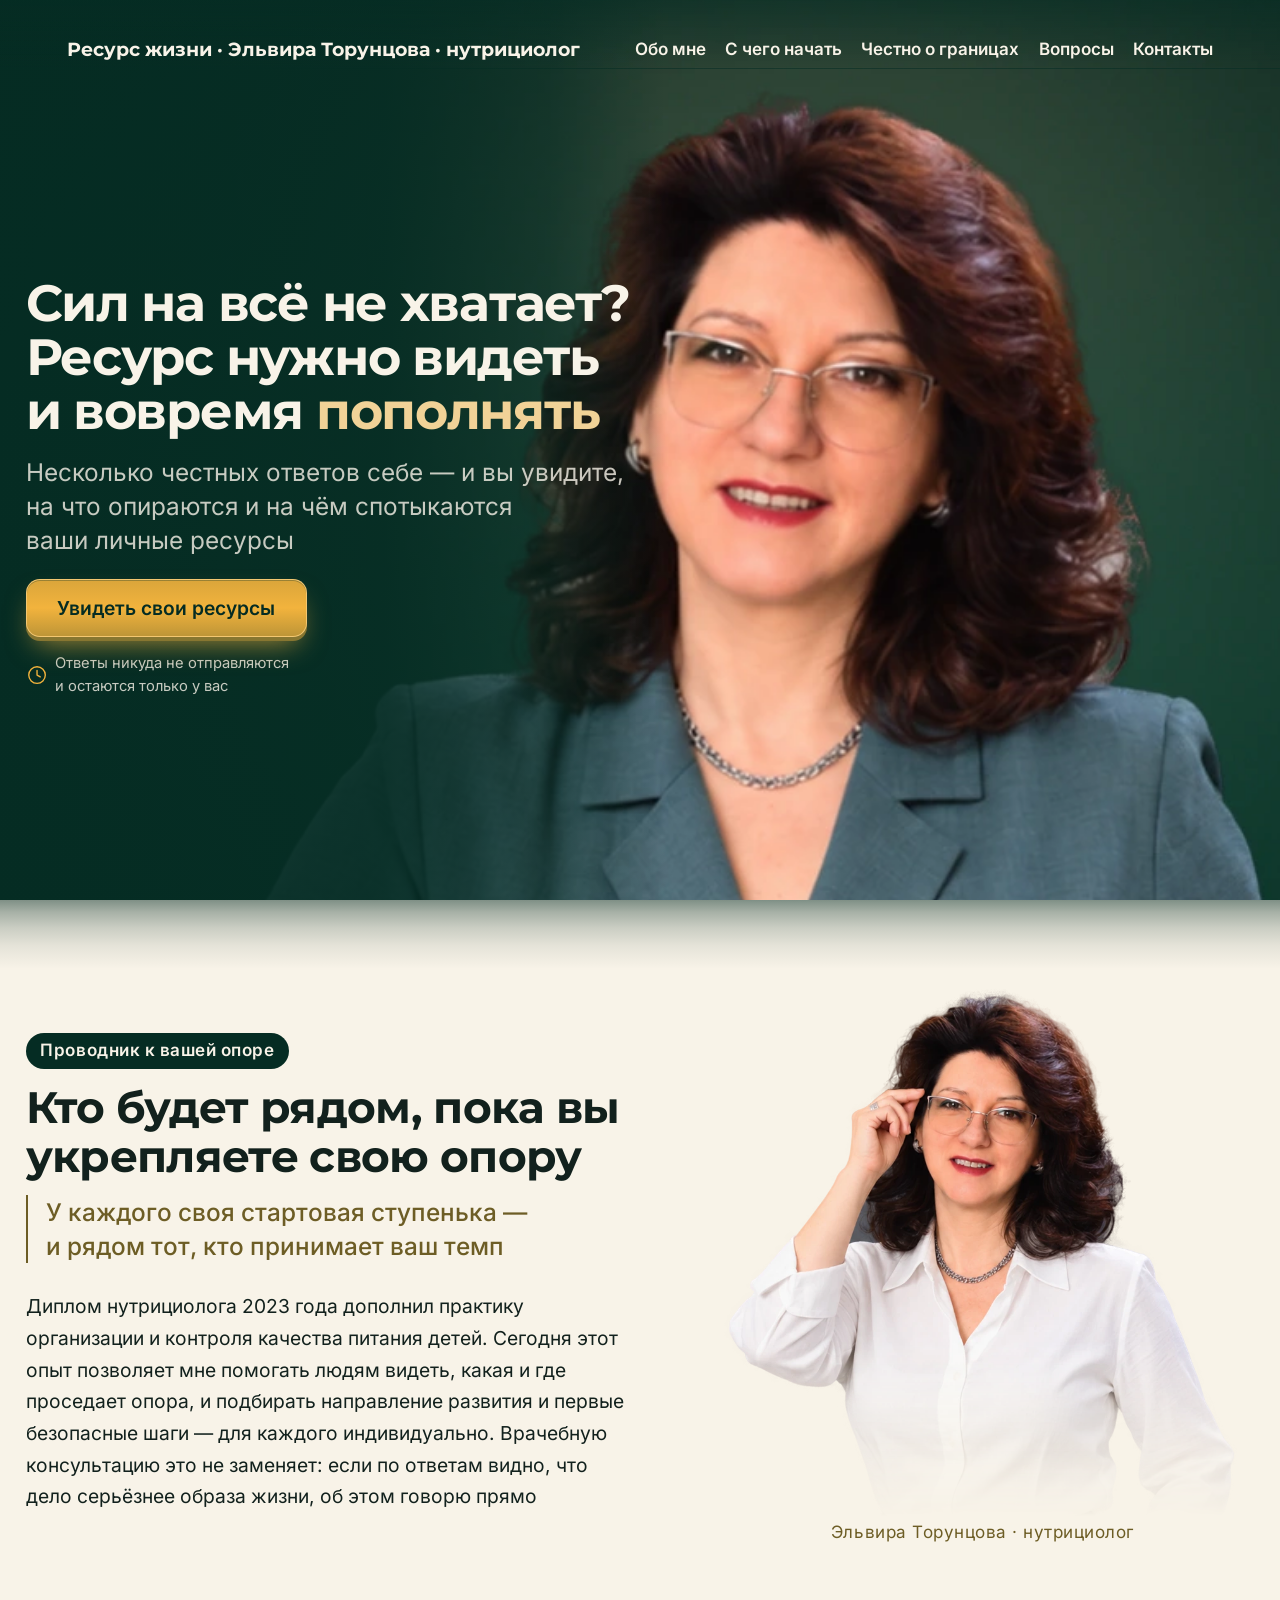
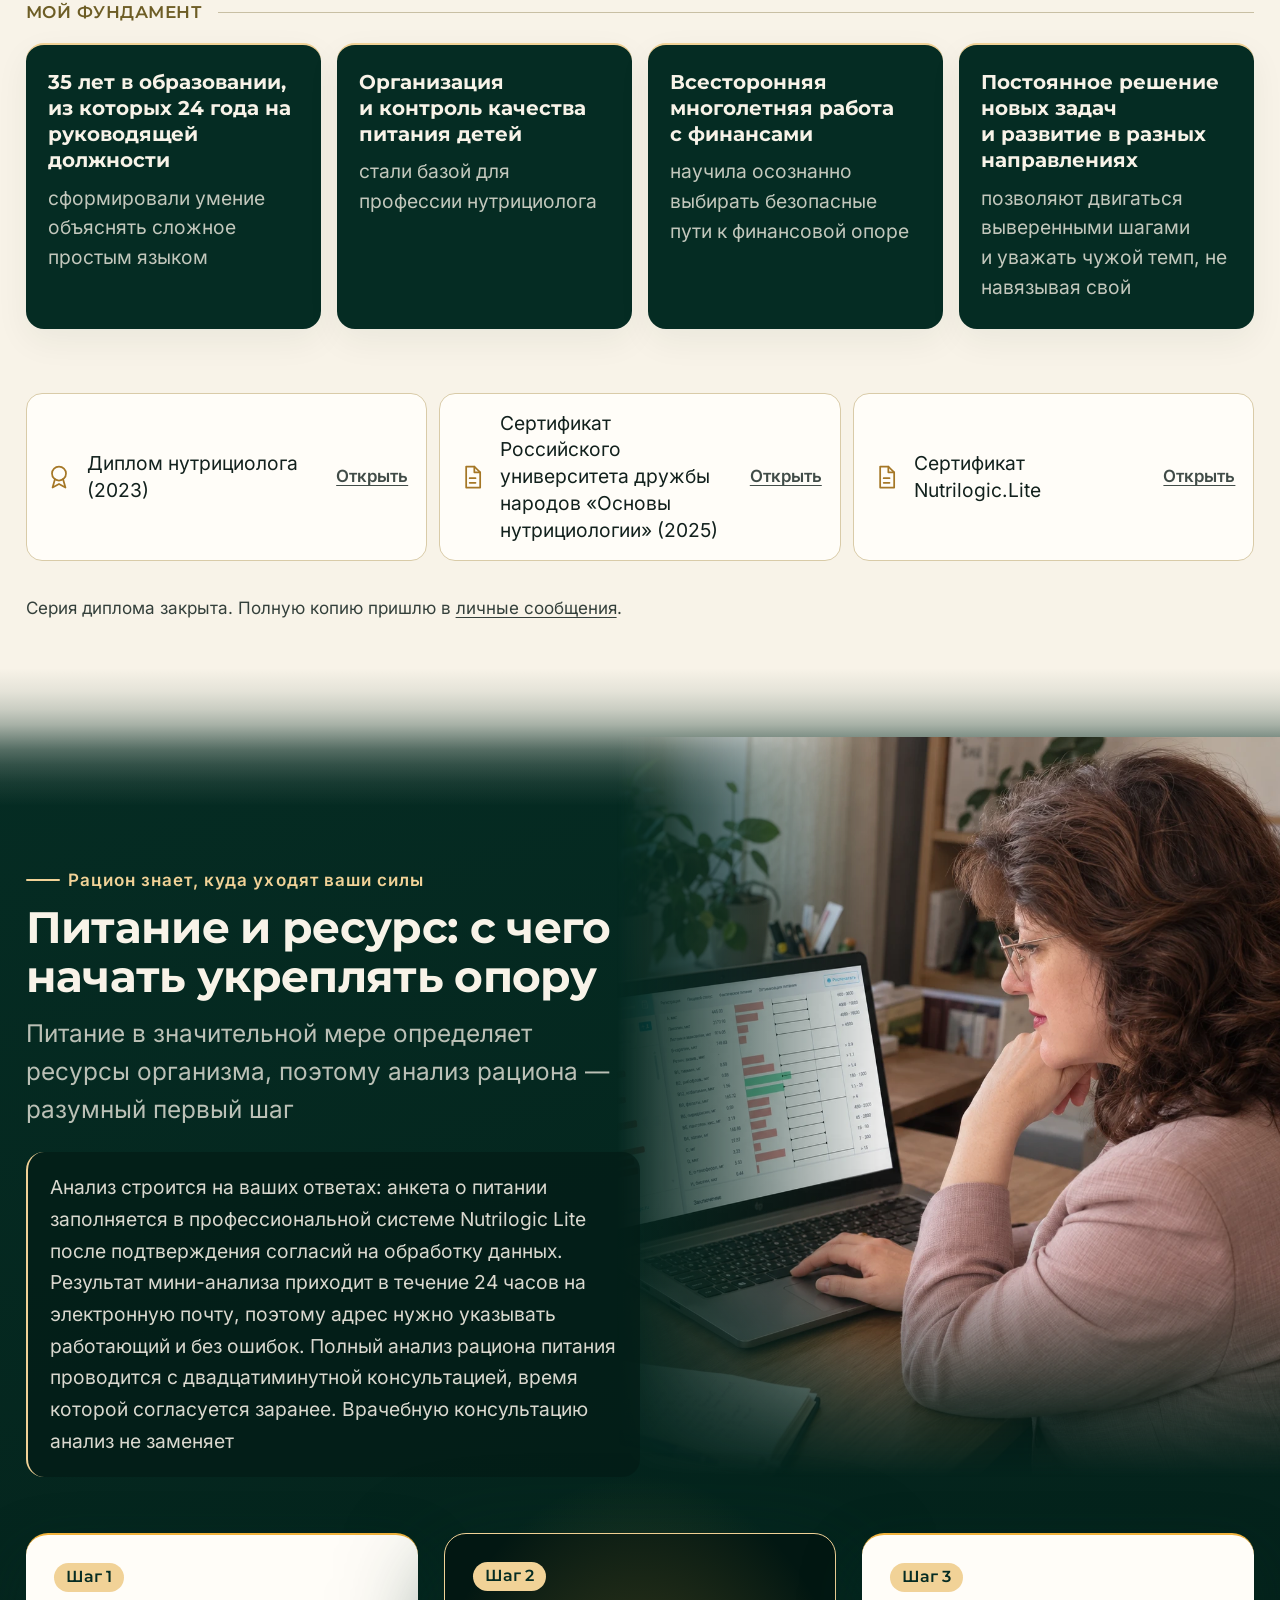
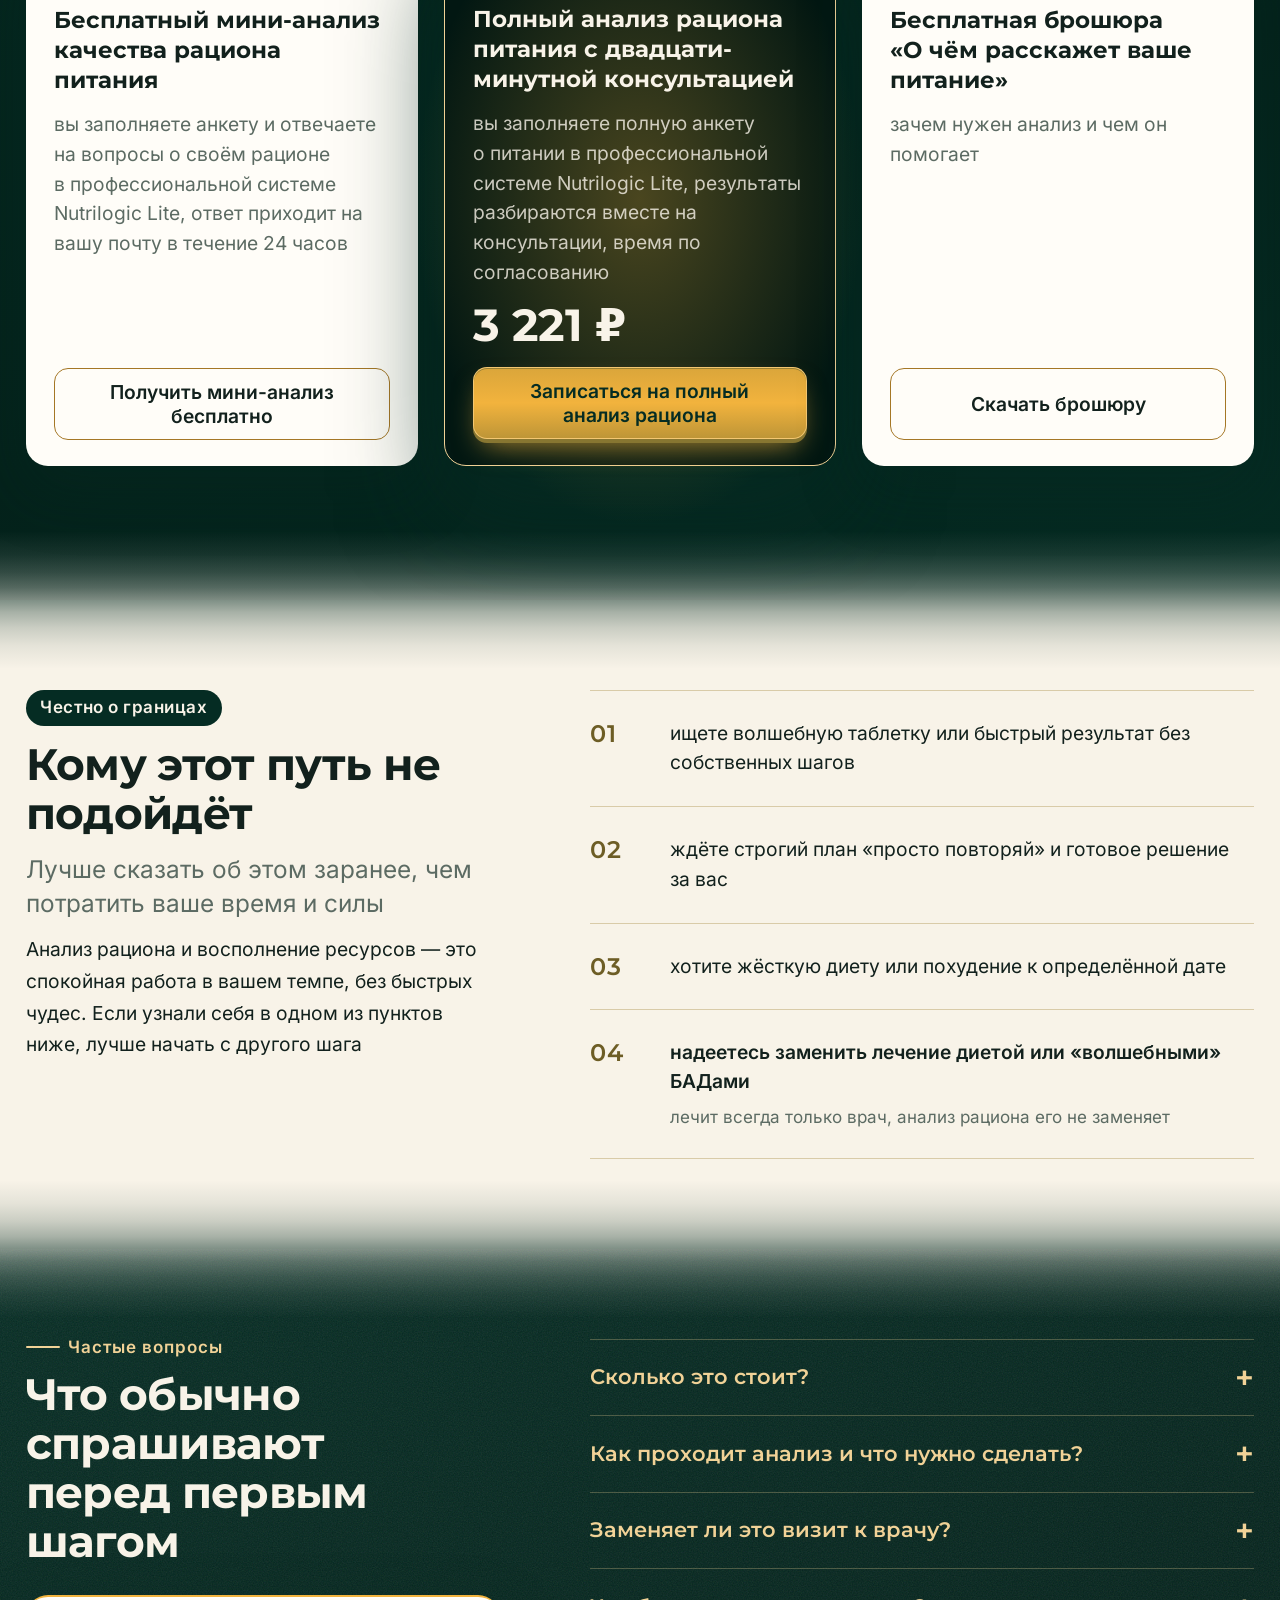
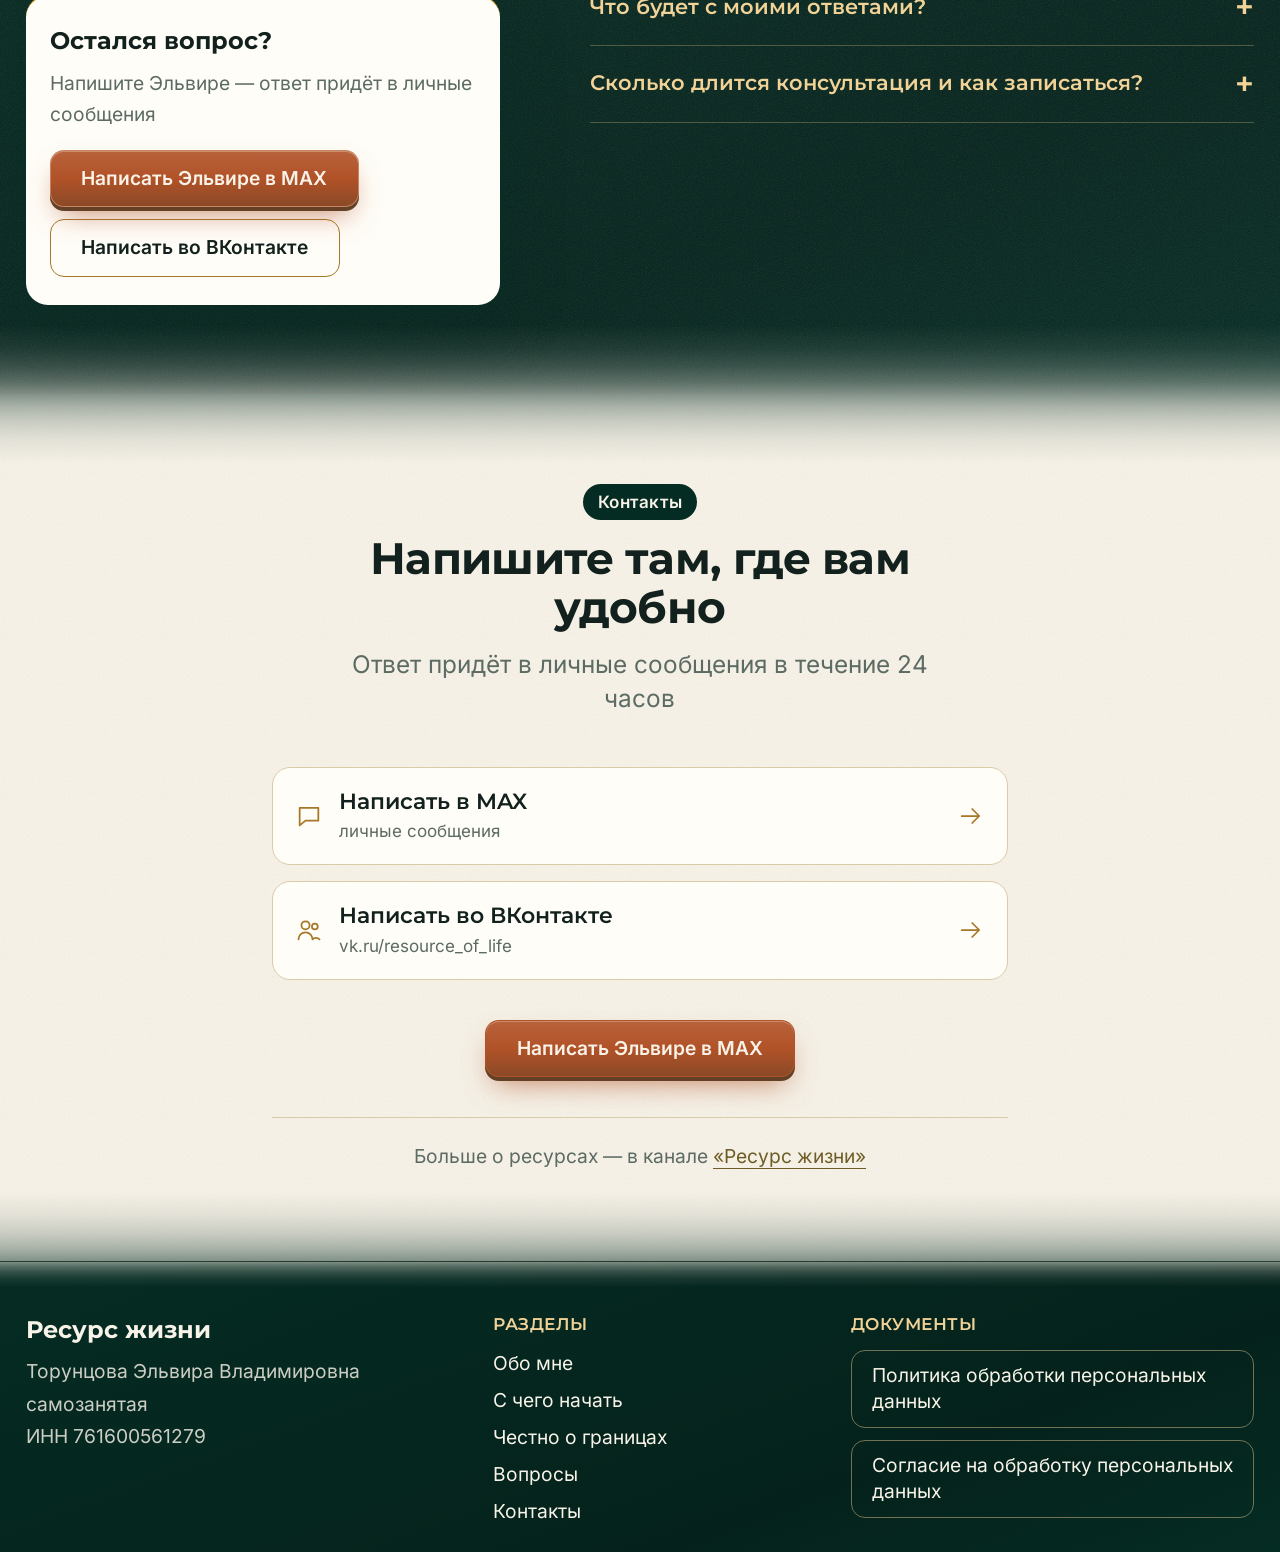
<file: index.html>
<!DOCTYPE html>
<html lang="ru">
<head>
<meta charset="utf-8">
<meta name="viewport" content="width=device-width, initial-scale=1">
<title>Колесо баланса онлайн — круг ресурсов | Ресурс жизни</title>
<meta name="description" content="Нет сил, постоянная усталость? Восемь вопросов — и круг ресурсов покажет, на что опереться. Нутрициолог Эльвира Торунцова подскажет первый шаг.">
<meta name="robots" content="index, follow">
<link rel="canonical" href="https://resurs-zhizni.ru/">
<meta property="og:title" content="Колесо баланса онлайн — круг ресурсов | Ресурс жизни">
<meta property="og:description" content="Нет сил, постоянная усталость? Восемь вопросов — и круг ресурсов покажет, на что опереться. Нутрициолог Эльвира Торунцова подскажет первый шаг.">
<meta property="og:type" content="website">
<script type="application/ld+json">
{
  "@context": "https://schema.org",
  "@type": "Person",
  "name": "Эльвира Торунцова",
  "@id": "https://resurs-zhizni.ru/#person",
  "jobTitle": "Проводник к устойчивой личной опоре",
  "description": "Я сама пять раз разочаровывалась в разных системах, прежде чем нашла то, что реально работает. Поэтому никого не тороплю — показываю маршрут и жду решения человека.",
  "url": "https://resurs-zhizni.ru/",
  "sameAs": [
    "https://max.ru/u/f9LHodD0cOIK4QMBCIWEHFbWmzZUzGsqDQvWKVm6bM0Fuh3gslNf9A-q06k",
    "https://vk.me/resource_of_life",
    "https://max.ru/channel_resurs_life_biz"
  ]
}
</script>
<link rel="stylesheet" href="fonts/fonts.css">
<link rel="stylesheet" href="style.css">
<style>
:root {
  --шрифт-заголовков: Montserrat, system-ui, sans-serif;
  --шрифт-текста: Inter, -apple-system, 'Segoe UI', sans-serif;
  --цвет-фон: #F8F3E8;  --цвет-фон-2: #F3ECDD;  --цвет-фон-карточки: #FFFDF8;
  --цвет-текст: #12211D;  --цвет-текст-мягкий: #5C6B63;  --цвет-текст-тихий: #8A968F;
  --цвет-акцент: #F2B33D;  --цвет-акцент-тёмный: #A57726;  --цвет-акцент-яркий: #F2B33D;  --цвет-акцент-глубже: #B15228;  --цвет-акцент-маркер: #A57726;
  --цвет-на-акценте: #052C23;  --цвет-линия: #D9CBA8;
  --цвет-тёмный-фон: #052C23;  --цвет-тёмный-фон-2: #04221B;  --цвет-тёмный-текст: #F8F3E8;  --цвет-тёмный-фон-3: #031C16;  --цвет-тёмный-фон-4: #021712;
  --цвет-тёплый: #F1D297;  --цвет-тёплый-мягкий: #E8D2A5;
  --цвет-стекло: color-mix(in srgb, #052C23 86%, transparent);
  --тень: 0 12px 34px color-mix(in srgb, #052C23 6%, transparent);
  --тень-чип: 0 10px 30px color-mix(in srgb, #052C23 12%, transparent);
  --тень-глубокая: 0 24px 60px color-mix(in srgb, #052C23 35%, transparent);
  --тень-спутник: 0 30px 60px color-mix(in srgb, #052C23 70%, transparent);
  --тень-плиты: 0 40px 100px color-mix(in srgb, #052C23 70%, transparent);
  --кегль-h1: 30px;  --кегль-h2: clamp(28px, 4.5vw, 44px);
  --кегль-текст: clamp(18px, 1.5vw, 22px);  --кегль-лид: clamp(19px, 1.9vw, 28px);
  --кегль-мелкий: 17px;  --кегль-кикер: clamp(17px, 1.3vw, 20px);
  --кегль-цифра: 30px;  --разрядка-кикера: .03em;
  --отступ-секции: clamp(56px, 9vw, 120px);  --отступ-блока: clamp(16px, 2vw, 28px);
  --отступ-секции-тихо: clamp(44px, 7vw, 94px);  --отступ-секции-громко: clamp(64px, 10.5vw, 140px);
  --ширина: 1280px;  --ширина-колонки: 720px;  --радиус: 16px;  --радиус-малый: 8px;
  --радиус-карточки: 18px;  --радиус-плитки: 22px;  --радиус-телефон: 46px;  --кнопка-радиус: 14px;
  --радиус-модуля: 16px;  --нить: 2px;
  --плавность: cubic-bezier(.2, .7, .2, 1);  --длительность: .25s;
  --цвет-тёплый-тёмный: #8B6113;
}
@media (min-width: 900px) {
  :root { --кегль-h1: clamp(40px, 4vw, 62px); }
}
:root, .светлый { --цвет-кнопки: #B15228; --цвет-на-кнопке: #F8F3E8; --цвет-кнопки-навёл: #904320; }
.тёмный { --цвет-кнопки: #F2B33D; --цвет-на-кнопке: #052C23; --цвет-кнопки-навёл: var(--цвет-акцент-тёмный); }

</style>
<script>
(function () {
  var ЭТАЛОН = 0.535;                  // очко Open Sans — текстовой гарнитуры утверждённых макетов
  var ПОТОЛОК = 1.2, МЁРТВАЯ = 0.02;   // выше потолка расползается раскладка; ближе к единице не трогаем вовсе
  var КОМПЬЮТЕР = "(min-width: 900px)";
  var ТОКЕНЫ = ["--кегль-текст", "--кегль-лид", "--кегль-мелкий", "--кегль-кикер"];
  var корень = document.documentElement;
  var холст = document.createElement("canvas").getContext("2d");
  var ждём = 0;

  function мера(буква) { var м = холст.measureText(буква); return (м && м.actualBoundingBoxAscent) || 0; }

  function применить() {
    ждём = 0;
    if (!холст) { return; }

    for (var i = 0; i < ТОКЕНЫ.length; i++) { корень.style.removeProperty(ТОКЕНЫ[i]); }
    var стиль = getComputedStyle(корень), стек = стиль.getPropertyValue("--шрифт-текста").trim();
    if (!стек) { return; }
    холст.font = "400 100px " + стек;

    var очко = Math.max(мера("х"), мера("x")) / 100;
    if (!(очко > 0)) { return; }
    var k = Math.round(Math.min(ПОТОЛОК, Math.max(1, ЭТАЛОН / очко)) * 1000) / 1000;
    if (k - 1 < МЁРТВАЯ || !matchMedia(КОМПЬЮТЕР).matches) { k = 1; }
    корень.setAttribute("data-очко", очко.toFixed(3));      // чтобы проверка могла сказать числа вслух
    корень.setAttribute("data-поправка", k.toFixed(3));
    if (k === 1) { return; }
    for (i = 0; i < ТОКЕНЫ.length; i++) {
      var было = стиль.getPropertyValue(ТОКЕНЫ[i]).trim();
      if (было) { корень.style.setProperty(ТОКЕНЫ[i], "calc((" + было + ") * " + k + ")"); }
    }
  }

  применить();

  if (document.fonts && document.fonts.ready) { document.fonts.ready.then(применить); }

  addEventListener("resize", function () { ждём = ждём || requestAnimationFrame(применить); });
})();
</script>
</head>
<body class="с-липкой-кнопкой">
<style>
#экран-1 br.м { display: none; }
@media (min-width: 900px) { #экран-1 .первый-экран__когда { font-size: clamp(14px, 1.15vw, 17px); } }
@media (max-width: 899px) { #экран-1 br.м { display: inline; }  #экран-1 br.д { display: none; }
  #экран-1 .картинка--сцена::after, #экран-1 .картинка--сцена::before { display: none; }
  #экран-1 h1, #экран-1 .лид { position: relative; top: 16px; }
  #экран-1 .тд { display: none; }
  #экран-1 .шапка { justify-content: center; }  #экран-1 .шапка__лого { justify-content: center; text-align: center; } }
#экран-1 .шапка { height: auto; padding-top: clamp(14px, 2.4vw, 34px); }
#экран-1 .шапка__лого { font-size: clamp(17px, 1.5vw, 25px); white-space: normal; line-height: 1.25; }
@media (min-width: 900px) { #экран-1 .шапка__лого { white-space: nowrap; flex: none; } }
#экран-1 .шапка { justify-content: space-between; gap: 2rem; }
#экран-1 .меню-в { display: flex; align-items: center; gap: clamp(.75rem, 1.5vw, 2.25rem); }
#экран-1 .меню-в a, #экран-1 .меню-т__панель a { color: var(--цвет-тёмный-текст); text-decoration: none; font: 600 var(--кегль-мелкий)/1.2 var(--шрифт-текста); white-space: nowrap; padding-block: .5rem; border-bottom: 1px solid transparent; transition: color var(--длительность) var(--плавность), border-color var(--длительность) var(--плавность); }
#экран-1 .меню-в a:hover, #экран-1 .меню-т__панель a:hover { color: var(--цвет-тёплый); border-bottom-color: var(--цвет-тёплый); }
#экран-1 .меню-т { display: none; }
@media (max-width: 1179px) {
  #экран-1 .меню-в { display: none; }
  #экран-1 .меню-т { display: block; position: absolute; top: clamp(10px, 3vw, 18px); right: 0; z-index: 5; }
  #экран-1 .меню-т summary { list-style: none; cursor: pointer; width: 44px; height: 44px; display: grid; place-items: center; border-radius: 50%; background: color-mix(in srgb, var(--цвет-тёмный-фон) 70%, transparent); border: 1px solid color-mix(in srgb, var(--цвет-тёплый) 55%, transparent); }
  #экран-1 .меню-т summary::-webkit-details-marker { display: none; }
  #экран-1 .меню-т__чёрточки, #экран-1 .меню-т__чёрточки::before, #экран-1 .меню-т__чёрточки::after { content: ""; display: block; width: 18px; height: 2px; background: var(--цвет-тёплый); border-radius: 1px; position: relative; }
  #экран-1 .меню-т__чёрточки::before { position: absolute; top: -6px; }
  #экран-1 .меню-т__чёрточки::after { position: absolute; top: 6px; }
  #экран-1 .меню-т__панель { position: absolute; right: 0; top: 52px; min-width: 14rem; display: grid; padding: .5rem 1.25rem; border-radius: var(--радиус-карточки); background: color-mix(in srgb, var(--цвет-тёмный-фон) 96%, transparent); border: 1px solid color-mix(in srgb, var(--цвет-тёплый) 40%, transparent); box-shadow: var(--тень-глубокая); }
  #экран-1 .меню-т__панель a { font-size: var(--кегль-текст); padding-block: .75rem; border-bottom: 1px solid color-mix(in srgb, var(--цвет-тёплый) 18%, transparent); }
  #экран-1 .меню-т__панель a:last-child { border-bottom: 0; }
}
</style>
<section class="блок блок--первый-экран первый-экран--сцена тёмный" id="экран-1" data-тип="первый-экран" data-схема="сцена" data-ключ-макета="тёмная" data-картинка="фото" style="--добор-затемнения: 0; --добор-высветления: .46"><div class="стык стык--низ" aria-hidden="true" style="--стык-сосед: var(--цвет-фон)"></div>
  <header class="шапка">
    <a class="шапка__лого" href="#"><span>Ресурс жизни<span class="тд"> · </span><br class="м">Эльвира Торунцова · нутрициолог</span></a>
    <nav class="меню-в" aria-label="Разделы сайта">
      <a href="#экран-02">Обо мне</a>
      <a href="#экран-03">С чего начать</a>
      <a href="#экран-04">Честно о границах</a>
      <a href="#экран-05">Вопросы</a>
      <a href="#экран-06">Контакты</a>
    </nav>
    <details class="меню-т">
      <summary aria-label="Меню"><span class="меню-т__чёрточки" aria-hidden="true"></span></summary>
      <div class="меню-т__панель">
        <a href="#экран-02">Обо мне</a>
        <a href="#экран-03">С чего начать</a>
        <a href="#экран-04">Честно о границах</a>
        <a href="#экран-05">Вопросы</a>
        <a href="#экран-06">Контакты</a>
      </div>
    </details>
  </header>
  <figure class="картинка картинка--сцена первый-экран__картинка"><picture><source media="(max-width: 899px)" srcset="img/a-scene-telefon.webp"><img src="img/a-scene.webp" alt="Сил на всё не хватает? Ресурс нужно видеть и вовремя пополнять" data-лицо="50,22" fetchpriority="high"></picture></figure>
  <div class="блок__внутри">
    <div class="первый-экран__текст">
      <h1>Сил на всё не хватает?<br>Ресурс нужно видеть<br>и вовремя <em class="акцент">пополнять</em></h1>
      <p class="лид">Несколько честных ответов себе —<br class="м"> и вы увидите,<br class="д"> на что опираются<br class="м"> и на чём спотыкаются<br> ваши личные ресурсы</p>
      <div class="первый-экран__действие"><a class="кнопка кнопка--главная" href="круг.html">Увидеть свои ресурсы</a></div>
      <p class="мелкий первый-экран__когда"><svg class="иконка" aria-hidden="true" xmlns="http://www.w3.org/2000/svg" viewBox="0 0 24 24" fill="none" stroke="currentColor" stroke-width="1.5" stroke-linecap="round" stroke-linejoin="round">
  <circle cx="12" cy="12" r="9"/>
  <path d="M12 7v5l3.5 2"/>
</svg> Ответы никуда не отправляются<br> и остаются только у вас</p>
    </div>
  </div>
</section>
<section class="блок блок--о-себе светлый" id="экран-02" data-тип="о-себе" data-вёрстка="своя"><div class="стык стык--верх" aria-hidden="true" style="--стык-сосед: var(--цвет-тёмный-фон)"></div><div class="стык стык--низ" aria-hidden="true" style="--стык-сосед: var(--цвет-тёмный-фон)"></div>
<div class="блок__внутри">
  <div class="разворот">
    <div class="голова">
      <p class="кикер">Проводник к вашей опоре</p>
      <h2>Кто будет рядом, пока вы укрепляете свою опору</h2>
      <p class="девиз">У каждого своя стартовая ступенька — и рядом тот, кто принимает ваш темп</p>
    </div>
    <div class="портрет"><figure class="фото"><img src="img/o-sebe-vyrez.webp" alt="Эльвира Торунцова, нутрициолог" loading="lazy" decoding="async"><figcaption>Эльвира Торунцова · нутрициолог</figcaption></figure></div>
    <div class="рассказ">
      <p>Диплом нутрициолога 2023 года дополнил практику организации и контроля качества питания детей. Сегодня этот опыт позволяет мне помогать людям видеть, какая и где проседает опора, и подбирать направление развития и первые безопасные шаги — для каждого индивидуально. Врачебную консультацию это не заменяет: если по ответам видно, что дело серьёзнее образа жизни, об этом говорю прямо</p>
    </div>
  </div>

  <div class="основа">
    <p class="основа__метка">Мой фундамент</p>
    <ul class="факты">
      <li class="факт"><b>35 лет в образовании, из которых 24 года на руководящей должности</b><p>сформировали умение объяснять сложное простым языком</p></li>
      <li class="факт"><b>Организация и контроль качества питания детей</b><p>стали базой для профессии нутрициолога</p></li>
      <li class="факт"><b>Всесторонняя многолетняя работа с финансами</b><p>научила осознанно выбирать безопасные пути к финансовой опоре</p></li>
      <li class="факт"><b>Постоянное решение новых задач и развитие в разных направлениях</b><p>позволяют двигаться выверенными шагами и уважать чужой темп, не навязывая свой</p></li>
    </ul>
    <ul class="документы">
      <li class="документ документ--скан"><button type="button" class="документ__кнопка" data-скан="img/diplom-nutriciologa.jpg" data-подпись="Диплом нутрициолога (2023)"><svg class="иконка" aria-hidden="true" xmlns="http://www.w3.org/2000/svg" viewBox="0 0 24 24" fill="none" stroke="currentColor" stroke-width="1.5" stroke-linecap="round" stroke-linejoin="round">
  <circle cx="12" cy="9" r="6"/>
  <path d="M8.5 14l-2 7 5.5-3 5.5 3-2-7"/>
</svg><span>Диплом нутрициолога (2023)</span><em class="документ__открыть">Открыть</em></button></li>
      <li class="документ документ--скан"><button type="button" class="документ__кнопка" data-скан="img/sertifikat-rudn.jpg" data-подпись="Сертификат РУДН «Основы нутрициологии» (2025)"><svg class="иконка" aria-hidden="true" xmlns="http://www.w3.org/2000/svg" viewBox="0 0 24 24" fill="none" stroke="currentColor" stroke-width="1.5" stroke-linecap="round" stroke-linejoin="round">
  <path d="M7 3h7l5 5v13H7z"/>
  <path d="M14 3v5h5M10 13h5M10 17h5"/>
</svg><span>Сертификат Российского университета дружбы народов «Основы нутрициологии» (2025)</span><em class="документ__открыть">Открыть</em></button></li>
      <li class="документ документ--скан"><button type="button" class="документ__кнопка" data-скан="img/sertifikat-nutrilogic.jpg" data-подпись="Сертификат Nutrilogic.Lite"><svg class="иконка" aria-hidden="true" xmlns="http://www.w3.org/2000/svg" viewBox="0 0 24 24" fill="none" stroke="currentColor" stroke-width="1.5" stroke-linecap="round" stroke-linejoin="round">
  <path d="M7 3h7l5 5v13H7z"/>
  <path d="M14 3v5h5M10 13h5M10 17h5"/>
</svg><span>Сертификат Nutrilogic.Lite</span><em class="документ__открыть">Открыть</em></button></li>
    </ul>
    <p class="документы__примечание">Серия диплома закрыта. Полную копию пришлю в <a href="https://max.ru/u/f9LHodD0cOIK4QMBCIWEHFbWmzZUzGsqDQvWKVm6bM0Fuh3gslNf9A-q06k" target="_blank" rel="noopener">личные сообщения</a>.</p>
  </div>
</div>
</section>
<section class="блок блок--услуги-и-цены блок--громко тёмный" id="экран-03" data-тип="услуги-и-цены" data-вёрстка="своя"><div class="стык стык--верх" aria-hidden="true" style="--стык-сосед: var(--цвет-фон)"></div><div class="стык стык--низ" aria-hidden="true" style="--стык-сосед: var(--цвет-фон)"></div>
<div class="блок__внутри">
  <div class="верх">
  <figure class="фото за-ноутом"><img src="img/za-kompyuterom.webp" alt="Эльвира за ноутбуком: на экране отчёт анализа рациона питания" loading="lazy" decoding="async"></figure>
  <div class="верх__текст">
  <div class="секция__шапка секция__шапка--центр">
    <p class="кикер">Рацион знает, куда уходят ваши силы</p>
    <h2>Питание и ресурс: с чего начать укреплять опору</h2>
    <p class="лид секция__лид">Питание в значительной мере определяет ресурсы организма, поэтому анализ рациона — разумный первый шаг</p>
  </div>
  <div class="как">
    <p>Анализ строится на ваших ответах: анкета о питании заполняется в профессиональной системе Nutrilogic Lite после подтверждения согласий на обработку данных. Результат мини-анализа приходит в течение 24 часов на электронную почту, поэтому адрес нужно указывать работающий и без ошибок. Полный анализ рациона питания проводится с двадцатиминутной консультацией, время которой согласуется заранее. Врачебную консультацию анализ не заменяет</p>
  </div>
  </div>
  </div>
  <ol class="ступени">
    <li class="ступень">
      <span class="тариф__метка">Шаг 1</span>
      <h3>Бесплатный мини-анализ качества рациона питания</h3>
      <p>вы заполняете анкету и отвечаете на вопросы о своём рационе в профессиональной системе Nutrilogic Lite, ответ приходит на вашу почту в течение 24 часов</p>
      <a class="кнопка кнопка--контур" href="страница-согласий.html">Получить мини-анализ бесплатно</a>
    </li>
    <li class="ступень ступень--главный">
      <span class="тариф__метка">Шаг 2</span>
      <h3>Полный анализ рациона питания с двадцати&shy;минутной консультацией</h3>
      <p>вы заполняете полную анкету о питании в профессиональной системе Nutrilogic Lite, результаты разбираются вместе на консультации, время по согласованию</p>
      <p class="цена"><b>3 221 ₽</b></p>
      <a class="кнопка кнопка--главная" href="страница-согласий.html?тип=полный">Записаться на полный анализ рациона</a>
    </li>
    <li class="ступень">
      <span class="тариф__метка">Шаг 3</span>
      <h3>Бесплатная брошюра «О чём расскажет ваше питание»</h3>
      <p>зачем нужен анализ и чем он помогает</p>
      <a class="кнопка кнопка--контур" href="broshyura-o-chem-rasskazhet-pitanie.pdf" download data-брошюра>Скачать брошюру</a>
    </li>
  </ol>
</div>
</section>
<section class="блок блок--условия блок--тихо светлый" id="экран-04" data-тип="условия" data-вёрстка="своя"><div class="стык стык--верх" aria-hidden="true" style="--стык-сосед: var(--цвет-тёмный-фон)"></div><div class="стык стык--низ" aria-hidden="true" style="--стык-сосед: var(--цвет-тёмный-фон)"></div>
<div class="блок__внутри">
  <div class="граница">
    <div class="слово">
      <p class="кикер">Честно о границах</p>
      <h2>Кому этот путь не подойдёт</h2>
      <p class="подзаголовок">Лучше сказать об этом заранее, чем потратить ваше время и силы</p>
      <p class="текст">Анализ рациона и восполнение ресурсов — это спокойная работа в вашем темпе, без быстрых чудес. Если узнали себя в одном из пунктов ниже, лучше начать с другого шага</p>
    </div>
    <ol class="пункты">
      <li class="пункт"><p>ищете волшебную таблетку или быстрый результат без собственных шагов</p></li>
      <li class="пункт"><p>ждёте строгий план «просто повторяй» и готовое решение за вас</p></li>
      <li class="пункт"><p>хотите жёсткую диету или похудение к определённой дате</p></li>
      <li class="пункт"><p><b>надеетесь заменить лечение диетой или «волшебными» БАДами</b><small>лечит всегда только врач, анализ рациона его не заменяет</small></p></li>
    </ol>
  </div>
</div>
</section>
<section class="блок блок--вопросы-ответы блок--тихо тёмный фон--зерно" id="экран-05" data-тип="вопросы-ответы" data-вёрстка="своя"><div class="стык стык--верх" aria-hidden="true" style="--стык-сосед: var(--цвет-фон)"></div><div class="стык стык--низ" aria-hidden="true" style="--стык-сосед: var(--цвет-фон)"></div>
<div class="блок__внутри">
  <div class="вопросы-тело">
    <div class="шапка-в">
      <p class="кикер">Частые вопросы</p>
      <h2>Что обычно спрашивают перед первым шагом</h2>
    </div>
    <ol class="список">
      <li class="реплика"><details><summary><h3>Сколько это стоит?</h3></summary><p>Мини-анализ бесплатный, результат приходит на почту в течение 24 часов. Полный анализ рациона питания с двадцатиминутной консультацией стоит 3 221 ₽. Круг ресурсов и брошюру можно получить бесплатно</p></details></li>
      <li class="реплика"><details><summary><h3>Как проходит анализ и что нужно сделать?</h3></summary><p>Сначала вы подтверждаете согласия на обработку данных, затем заполняете электронную анкету о питании в программе Nutrilogic Lite. Для анализа качества рациона питания больше ничего покупать не нужно: мини-анализ бесплатный, полный анализ стоит 3 221 ₽. Адрес почты нужно указать работающий и без ошибок. Результаты полного анализа разбираются вместе на консультации</p></details></li>
      <li class="реплика"><details><summary><h3>Заменяет ли это визит к врачу?</h3></summary><p>Нет. Лечит всегда только врач, анализ рациона его не заменяет. Если по ответам видно, что дело серьёзнее образа жизни, об этом говорится прямо</p></details></li>
      <li class="реплика"><details><summary><h3>Что будет с моими ответами?</h3></summary><p>Круг ресурсов работает в вашем браузере: ответы никуда не отправляются и остаются только у вас. Анкета о питании заполняется после того, как вы подтвердите согласия на обработку данных</p></details></li>
      <li class="реплика"><details><summary><h3>Сколько длится консультация и как записаться?</h3></summary><p>Консультация длится двадцать минут, время согласуется заранее. Пока запись такая: кнопка записи, подтверждение согласий, затем сообщение Эльвире в MAX</p></details></li>
    </ol>
    <div class="приглашение светлый">
        <b>Остался вопрос?</b>
        <p>Напишите Эльвире — ответ придёт в личные сообщения</p>
        <a class="кнопка кнопка--главная" href="https://max.ru/u/f9LHodD0cOIK4QMBCIWEHFbWmzZUzGsqDQvWKVm6bM0Fuh3gslNf9A-q06k">Написать Эльвире в MAX</a>
        <a class="кнопка кнопка--контур кнопка--вк" href="https://vk.me/resource_of_life">Написать во ВКонтакте</a>
    </div>
  </div>
</div>
</section>
<section class="блок блок--контакты блок--тихо светлый фон--зерно" id="экран-06" data-тип="контакты" data-вёрстка="своя"><div class="стык стык--верх" aria-hidden="true" style="--стык-сосед: var(--цвет-тёмный-фон)"></div><div class="стык стык--низ" aria-hidden="true" style="--стык-сосед: var(--цвет-тёмный-фон)"></div>
<div class="блок__внутри">
  <div class="шапка-к">
    <p class="кикер">Контакты</p>
    <h2>Напишите там, где вам удобно</h2>
    <p class="подзаголовок">Ответ придёт в личные сообщения в течение 24 часов</p>
  </div>
  <ul class="способы">
    <li class="способ"><a href="https://max.ru/u/f9LHodD0cOIK4QMBCIWEHFbWmzZUzGsqDQvWKVm6bM0Fuh3gslNf9A-q06k"><svg class="иконка" aria-hidden="true" xmlns="http://www.w3.org/2000/svg" viewBox="0 0 24 24" fill="none" stroke="currentColor" stroke-width="1.5" stroke-linecap="round" stroke-linejoin="round">
  <path d="M4 5h16v11H9l-5 4z"/>
</svg><div><b>Написать в MAX</b><span>личные сообщения</span></div><svg class="иконка" aria-hidden="true" xmlns="http://www.w3.org/2000/svg" viewBox="0 0 24 24" fill="none" stroke="currentColor" stroke-width="1.5" stroke-linecap="round" stroke-linejoin="round">
  <path d="M4 12h15M13 6l6 6-6 6"/>
</svg></a></li>
    <li class="способ"><a href="https://vk.me/resource_of_life"><svg class="иконка" aria-hidden="true" xmlns="http://www.w3.org/2000/svg" viewBox="0 0 24 24" fill="none" stroke="currentColor" stroke-width="1.5" stroke-linecap="round" stroke-linejoin="round">
  <circle cx="9" cy="8" r="3.5"/>
  <circle cx="17" cy="9" r="2.5"/>
  <path d="M3 20a6 6 0 0 1 12 0M15 20a4 4 0 0 1 6 0"/>
</svg><div><b>Написать во ВКонтакте</b><span>vk.ru/resource_of_life</span></div><svg class="иконка" aria-hidden="true" xmlns="http://www.w3.org/2000/svg" viewBox="0 0 24 24" fill="none" stroke="currentColor" stroke-width="1.5" stroke-linecap="round" stroke-linejoin="round">
  <path d="M4 12h15M13 6l6 6-6 6"/>
</svg></a></li>
  </ul>
  <div class="главное"><a class="кнопка кнопка--главная" href="https://max.ru/u/f9LHodD0cOIK4QMBCIWEHFbWmzZUzGsqDQvWKVm6bM0Fuh3gslNf9A-q06k">Написать Эльвире в MAX</a></div>
  <p class="канал">Больше о ресурсах — в канале <a href="https://max.ru/channel_resurs_life_biz">«Ресурс жизни»</a></p>
</div>
</section>
<section class="блок блок--подвал блок--тихо тёмный" id="экран-07" data-тип="подвал" data-вёрстка="своя"><div class="стык стык--верх" aria-hidden="true" style="--стык-сосед: var(--цвет-фон)"></div>
<div class="блок__внутри">
  <div class="сетка-п">
    <div>
      <span class="знак">Ресурс жизни</span>
      <div class="реквизиты">
        <p>Торунцова Эльвира Владимировна</p>
        <p>самозанятая</p>
        <p>ИНН 761600561279</p>
      </div>
    </div>
    <div>
      <h4>Разделы</h4>
      <div class="разделы-п подвал__разделы">
        <a href="#экран-02">Обо мне</a>
        <a href="#экран-03">С чего начать</a>
        <a href="#экран-04">Честно о границах</a>
        <a href="#экран-05">Вопросы</a>
        <a href="#экран-06">Контакты</a>
      </div>
    </div>
    <div>
      <h4>Документы</h4>
      <div class="документы-п">
        <a href="politika-obrabotki-pd.pdf" target="_blank" rel="noopener">Политика обработки персональных данных</a>
        <a href="soglasie-na-obrabotku-pd.pdf" target="_blank" rel="noopener">Согласие на обработку персональных данных</a>
      </div>
    </div>
  </div>
</div>
</section>

<script>
(function () {
  document.addEventListener("click", function (e) {
    if (e.defaultPrevented || e.button) { return; }
    var a = e.target.closest && e.target.closest('a[href^="#"]');
    if (!a) { return; }
    var id = a.getAttribute("href").slice(1);
    if (!id) { return; }
    try { id = decodeURIComponent(id); } catch (_) {}
    var цель = document.getElementById(id);
    if (!цель) { return; }
    e.preventDefault();
    var меню = a.closest("details");
    if (меню) { меню.open = false; }
    цель.scrollIntoView();
    try { history.replaceState(null, "", "#" + id); } catch (_) {}
  });
})();
</script>

<style>
dialog.окно-круга { padding: 0; margin: auto; border: 1px solid color-mix(in srgb, var(--цвет-тёплый) 30%, transparent); border-radius: 16px; overflow: hidden; color: var(--цвет-тёмный-текст); background: var(--цвет-тёмный-фон); width: min(980px, calc(100vw - 48px)); max-width: none; height: calc(100vh - 48px); height: min(900px, calc(100dvh - 48px)); max-height: none; overscroll-behavior: contain; }
dialog.окно-круга[open] { display: flex; flex-direction: column; }
dialog.окно-круга::backdrop { background: rgba(2, 10, 8, .78); }
.окно-круга__бар { flex: none; display: flex; align-items: center; justify-content: space-between; gap: 12px; padding: 8px clamp(12px, 3vw, 24px); background: var(--цвет-тёмный-фон-2); border-bottom: 1px solid color-mix(in srgb, var(--цвет-тёплый) 28%, transparent); }
.окно-круга__название { margin: 0; font-size: 1rem; font-weight: 600; }
.окно-круга__бар button { font: inherit; font-weight: 600; cursor: pointer; color: var(--цвет-тёмный-текст); background: transparent; border: 1px solid var(--цвет-тёплый); border-radius: var(--кнопка-радиус); padding: 8px 18px; min-height: 44px; }
.окно-круга__бар button:hover, .окно-круга__бар button:focus-visible { background: color-mix(in srgb, var(--цвет-тёплый) 16%, transparent); }
.окно-круга iframe { flex: 1; min-height: 0; width: 100%; border: 0; background: var(--цвет-тёмный-фон); }
html.круг-открыт { overflow: hidden; scrollbar-gutter: stable; }
@media (max-width: 640px) {
  dialog.окно-круга { width: calc(100vw - 16px); height: calc(100vh - 16px); height: calc(100dvh - 16px); border-radius: 12px; }
}
</style>
<dialog class="окно-круга" id="окно-круга" aria-label="Круг ресурсов">
  <div class="окно-круга__бар">
    <p class="окно-круга__название">Круг ресурсов</p>
    <button type="button" id="окно-круга-закрыть">Закрыть</button>
  </div>
</dialog>
<script>
(function () {
  var окно = document.getElementById("окно-круга");
  if (!окно || typeof окно.showModal !== "function" || !window.history || !window.postMessage) { return; }
  var рамка = null, высота = 0, ждётЯкорь = null, нажатоНаФоне = false, активен = false;

  function открыть(e) {
    e.preventDefault();
    if (окно.open) { return; }
    if (!рамка) {
      рамка = document.createElement("iframe");
      рамка.title = "Круг ресурсов";
      рамка.src = "круг.html?встроено=1";
      окно.appendChild(рамка);
    }
    высота = window.scrollY; активен = true;
    document.documentElement.classList.add("круг-открыт");
    окно.showModal();
    try { history.pushState({ круг: 1 }, "", location.href); } catch (_) {}
  }

  // Окно закрылось (любым способом): страница остаётся там, откуда открыли, либо едет к нужному разделу.
  function завершить() {
    if (!активен) { return; }
    активен = false;
    document.documentElement.classList.remove("круг-открыт");
    var якорь = ждётЯкорь; ждётЯкорь = null;
    var цель = якорь ? document.querySelector(якорь) : null;
    if (цель) { цель.scrollIntoView(); }
    else { window.scrollTo({ top: высота, left: 0, behavior: "instant" }); }
  }

  function закрыть(якорь) {
    ждётЯкорь = якорь || null;
    if (окно.open) { окно.close(); } else { завершить(); }
  }

  // Родной close срабатывает и на кнопку, и на Esc, и на клик по фону. Запись в истории (для «Назад») снимаем здесь.
  окно.addEventListener("close", function () {
    if (history.state && history.state.круг) { history.back(); }   // popstate доведёт дело до завершить()
    else { завершить(); }
  });
  // «Назад» на телефоне: закрываем окно, сайт остаётся на месте.
  window.addEventListener("popstate", function () {
    if (окно.open) { окно.close(); } else { завершить(); }
  });

  document.getElementById("окно-круга-закрыть").addEventListener("click", function () { закрыть(); });
  окно.addEventListener("mousedown", function (e) { нажатоНаФоне = e.target === окно; });
  окно.addEventListener("click", function (e) { if (e.target === окно && нажатоНаФоне) { закрыть(); } });

  // Сообщения из самой страницы круга («Вернуться на сайт», «Начать с питания», Esc внутри круга).
  window.addEventListener("message", function (e) {
    if (e.origin !== location.origin || !e.data || e.data.тип !== "закрыть-круг") { return; }
    закрыть(e.data.якорь && /^#[^\s]+$/.test(e.data.якорь) ? e.data.якорь : null);
  });

  var ссылки = document.querySelectorAll('a[href="круг.html"]');
  for (var i = 0; i < ссылки.length; i++) { ссылки[i].addEventListener("click", открыть); }
})();
</script>

<style>
dialog.окно-брошюры { padding: 0; margin: auto; border: 1px solid color-mix(in srgb, var(--цвет-тёплый) 30%, transparent); border-radius: 16px; overflow: hidden; color: var(--цвет-тёмный-текст); background: var(--цвет-тёмный-фон); width: min(760px, calc(100vw - 48px)); max-width: none; height: calc(100vh - 48px); height: min(900px, calc(100dvh - 48px)); max-height: none; overscroll-behavior: contain; }
dialog.окно-брошюры[open] { display: flex; flex-direction: column; }
dialog.окно-брошюры::backdrop { background: rgba(2, 10, 8, .78); }
.окно-брошюры__бар { flex: none; display: flex; align-items: center; justify-content: space-between; gap: 10px; flex-wrap: wrap; padding: 8px clamp(12px, 3vw, 24px); background: var(--цвет-тёмный-фон-2); border-bottom: 1px solid color-mix(in srgb, var(--цвет-тёплый) 28%, transparent); }
.окно-брошюры__название { margin: 0; font-size: 1rem; font-weight: 600; }
.окно-брошюры__кнопки { display: flex; gap: 8px; }
.окно-брошюры__бар button { font: inherit; font-weight: 600; cursor: pointer; color: var(--цвет-тёмный-текст); background: transparent; border: 1px solid var(--цвет-тёплый); border-radius: var(--кнопка-радиус); padding: 8px 16px; min-height: 44px; }
.окно-брошюры__бар button.окно-брошюры__скачать { background: var(--цвет-тёплый); color: var(--цвет-тёмный-фон); }
.окно-брошюры__бар button:hover, .окно-брошюры__бар button:focus-visible { background: color-mix(in srgb, var(--цвет-тёплый) 22%, transparent); }
.окно-брошюры__бар button.окно-брошюры__скачать:hover, .окно-брошюры__бар button.окно-брошюры__скачать:focus-visible { background: var(--цвет-тёплый); filter: brightness(1.1); }
.окно-брошюры__страницы { flex: 1; min-height: 0; overflow-y: auto; overscroll-behavior: contain; display: flex; flex-direction: column; gap: 12px; padding: 12px clamp(8px, 3vw, 24px) 24px; -webkit-overflow-scrolling: touch; }
.окно-брошюры__страницы img { display: block; width: 100%; height: auto; aspect-ratio: 954 / 1349; border-radius: 6px; background: var(--цвет-фон-карточки); }
.окно-брошюры__статус { margin: 0; font-size: .95rem; color: var(--цвет-тёплый); width: 100%; }
@media (max-width: 640px) {
  dialog.окно-брошюры { width: calc(100vw - 16px); height: calc(100vh - 16px); height: calc(100dvh - 16px); border-radius: 12px; }
  .окно-брошюры__название { flex: 1 0 100%; }
  .окно-брошюры__кнопки { flex: 1 0 100%; }
  .окно-брошюры__кнопки button { flex: 1; padding: 8px 10px; }
}
</style>
<dialog class="окно-брошюры" id="окно-брошюры" aria-label="Брошюра «О чём расскажет ваше питание»">
  <div class="окно-брошюры__бар">
    <p class="окно-брошюры__название">Брошюра «О чём расскажет ваше питание»</p>
    <div class="окно-брошюры__кнопки">
      <button type="button" class="окно-брошюры__скачать" id="окно-брошюры-скачать">Скачать брошюру</button>
      <button type="button" id="окно-брошюры-закрыть">Закрыть</button>
    </div>
    <p class="окно-брошюры__статус" id="окно-брошюры-статус" role="status" hidden>Брошюра скачивается…</p>
  </div>
  <div class="окно-брошюры__страницы" id="окно-брошюры-страницы"></div>
</dialog>
<script>
(function () {
  var окно = document.getElementById("окно-брошюры");
  var кнопки = document.querySelectorAll("a[data-брошюра]");
  if (!окно || !кнопки.length || typeof окно.showModal !== "function" || !window.history) { return; }
  var поле = document.getElementById("окно-брошюры-страницы"), статус = document.getElementById("окно-брошюры-статус");
  var адресPdf = кнопки[0].getAttribute("href"), высота = 0, готово = false, таймер = null, активна = false;

  function открыть(e) {
    e.preventDefault();
    if (окно.open) { return; }
    if (!готово) {
      готово = true;
      for (var i = 1; i <= 5; i++) {
        var к = document.createElement("img");
        к.src = "img/broshyura-" + i + ".webp";
        к.alt = "Брошюра, страница " + i + " из 5";
        к.width = 954; к.height = 1349;
        if (i > 1) { к.loading = "lazy"; }
        поле.appendChild(к);
      }
    }
    высота = window.scrollY; активна = true;
    статус.hidden = true;
    document.documentElement.classList.add("круг-открыт");
    окно.showModal();
    поле.scrollTop = 0;
    window.scrollTo({ top: высота, left: 0, behavior: "instant" });   // браузер при открытии окна может сдвинуть страницу
    try { history.pushState({ брошюра: 1 }, "", location.href); } catch (_) {}
  }

  // Окно закрылось любым способом: страница остаётся там, откуда открыли.
  function завершить() {
    if (!активна) { return; }
    активна = false;
    if (таймер) { clearTimeout(таймер); таймер = null; }
    document.documentElement.classList.remove("круг-открыт");
    var назад = function () { window.scrollTo({ top: высота, left: 0, behavior: "instant" }); };
    назад(); requestAnimationFrame(function () { назад(); setTimeout(назад, 120); });   // после «Назад» браузер сам двигает страницу — возвращаем
  }

  окно.addEventListener("close", function () {
    if (history.state && history.state.брошюра) { history.back(); }   // popstate доведёт дело до завершить()
    else { завершить(); }
  });
  window.addEventListener("popstate", function () {
    if (окно.open) { окно.close(); } else { завершить(); }
  });

  document.getElementById("окно-брошюры-закрыть").addEventListener("click", function () { окно.close(); });
  var нажатоНаФоне = false;
  окно.addEventListener("mousedown", function (e) { нажатоНаФоне = e.target === окно; });
  окно.addEventListener("click", function (e) { if (e.target === окно && нажатоНаФоне) { окно.close(); } });

  // «Скачать»: файл уходит, на секунду «Брошюра скачивается…», потом окно закрывается.
  document.getElementById("окно-брошюры-скачать").addEventListener("click", function () {
    if (таймер) { return; }
    var а = document.createElement("a");
    а.href = адресPdf; а.setAttribute("download", ""); а.hidden = true;
    document.body.appendChild(а); а.click(); document.body.removeChild(а);
    статус.hidden = false;
    таймер = setTimeout(function () { таймер = null; if (окно.open) { окно.close(); } }, 1200);
  });

  for (var i = 0; i < кнопки.length; i++) { кнопки[i].addEventListener("click", открыть); }
})();
</script>

<style>
  .окно-скана { position: fixed; inset: 0; z-index: 1000; display: none; flex-direction: column; background: #021712; }
  .окно-скана--открыто { display: flex; }
  .окно-скана__бар { flex: none; display: flex; align-items: center; justify-content: space-between; gap: 12px; padding: 10px clamp(14px, 3vw, 28px); color: var(--цвет-тёмный-текст); }
  .окно-скана__бар button { font: inherit; font-weight: 600; cursor: pointer; color: var(--цвет-тёмный-текст); background: transparent; border: 1px solid var(--цвет-тёплый); border-radius: var(--кнопка-радиус); padding: 8px 16px; min-height: 44px; }
  .окно-скана__поле { flex: 1; overflow: auto; display: flex; align-items: flex-start; justify-content: center; padding: 0 clamp(8px, 3vw, 28px) 24px; }
  .окно-скана__поле img { max-width: 100%; max-height: calc(100vh - 90px); width: auto; height: auto; object-fit: contain; border-radius: 6px; background: var(--цвет-фон-карточки); }
</style>

<script>
(function () {
  var кнопки = document.querySelectorAll(".документ__кнопка");
  if (!кнопки.length) { return; }
  var окно = document.createElement("div");
  окно.className = "окно-скана"; окно.hidden = true;
  окно.setAttribute("role", "dialog"); окно.setAttribute("aria-modal", "true");
  окно.innerHTML = '<div class="окно-скана__бар"><span class="окно-скана__подпись"></span><button type="button" aria-label="Закрыть">✕ Закрыть</button></div>' +
                   '<div class="окно-скана__поле"><p class="окно-скана__ждём" style="color:#fff;margin:2rem 1rem;text-align:center">Загружаю документ…</p><img alt="" style="visibility:hidden;position:absolute" loading="lazy" decoding="async"></div>';
  document.body.appendChild(окно);
  var картинка = окно.querySelector("img"), подпись = окно.querySelector(".окно-скана__подпись");
  var закрыватель = окно.querySelector("button"), откуда = null;

  function открыть(e) {
    откуда = e.currentTarget;
    var ждём = окно.querySelector(".окно-скана__ждём"), адрес = откуда.getAttribute("data-скан");
    ждём.textContent = "Загружаю документ…"; ждём.style.display = ""; картинка.style.cssText = "visibility:hidden;position:absolute";
    картинка.onload = function () { ждём.style.display = "none"; картинка.style.cssText = ""; };
    картинка.onerror = function () { ждём.innerHTML = 'Не получилось загрузить. <a style="color:#fff" href="' + адрес + '" target="_blank" rel="noopener">Открыть документ отдельно</a>'; };
    картинка.src = адрес;
    картинка.alt = откуда.getAttribute("data-подпись") || "Документ";
    подпись.textContent = картинка.alt;
    окно.hidden = false; окно.classList.add("окно-скана--открыто");
    document.body.style.overflow = "hidden";
    try { history.pushState({ скан: 1 }, "", location.href); } catch (_) {}
    закрыватель.focus();
  }
  function скрыть() {
    if (!окно.classList.contains("окно-скана--открыто")) { return; }
    окно.classList.remove("окно-скана--открыто"); окно.hidden = true;
    document.body.style.overflow = "";
    if (откуда) { try { откуда.focus({ preventScroll: true }); } catch (_) {} }
  }
  function закрыть() {
    if (history.state && history.state.скан) { history.back(); } else { скрыть(); }
  }
  window.addEventListener("popstate", скрыть);
  закрыватель.addEventListener("click", закрыть);
  окно.addEventListener("click", function (e) { if (e.target === окно || e.target.classList.contains("окно-скана__поле")) { закрыть(); } });
  document.addEventListener("keydown", function (e) { if (e.key === "Escape") { закрыть(); } });
  for (var i = 0; i < кнопки.length; i++) { кнопки[i].addEventListener("click", открыть); }
})();
</script>
<div class="липкая-кнопка липкая-кнопка--тёмная"><a class="кнопка кнопка--главная" href="круг.html">Увидеть свои ресурсы</a></div>
<script>
(function () {
  var СПИТ = "главная-на-виду";                       // класс на body; правило сна — в стилях
  var кнопка = document.querySelector(".первый-экран__действие .кнопка--главная");
  if (!кнопка || !window.IntersectionObserver) { return; }

  function пометить(на_виду) { document.body.classList.toggle(СПИТ, !!на_виду); }

  var б = кнопка.getBoundingClientRect();
  пометить(б.bottom > 0 && б.top < (window.innerHeight || 0));

  requestAnimationFrame(function () {
    requestAnimationFrame(function () { document.body.classList.add("панель-с-переходом"); });
  });

  new IntersectionObserver(function (записи) {
    пометить(записи[записи.length - 1].isIntersecting);
  }, { threshold: 0 }).observe(кнопка);
})();
</script>
</body>
</html>
</file>
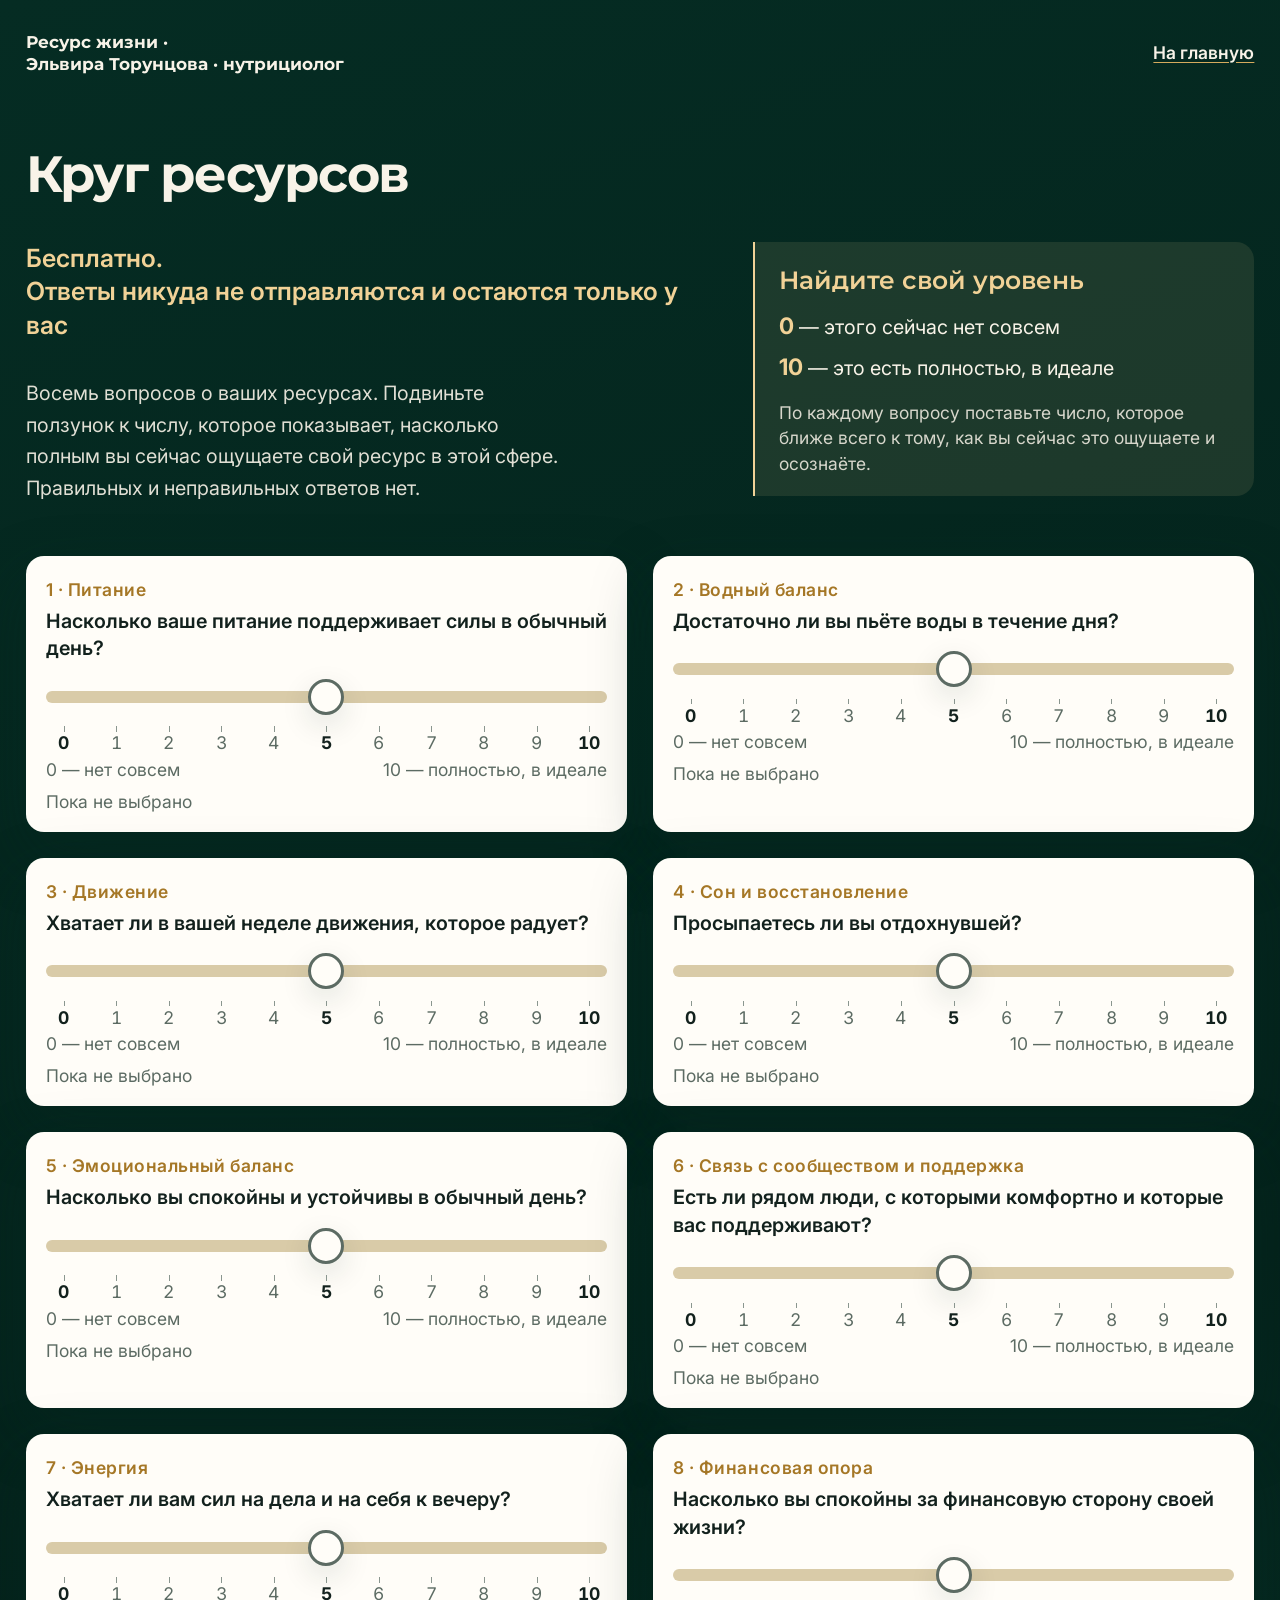
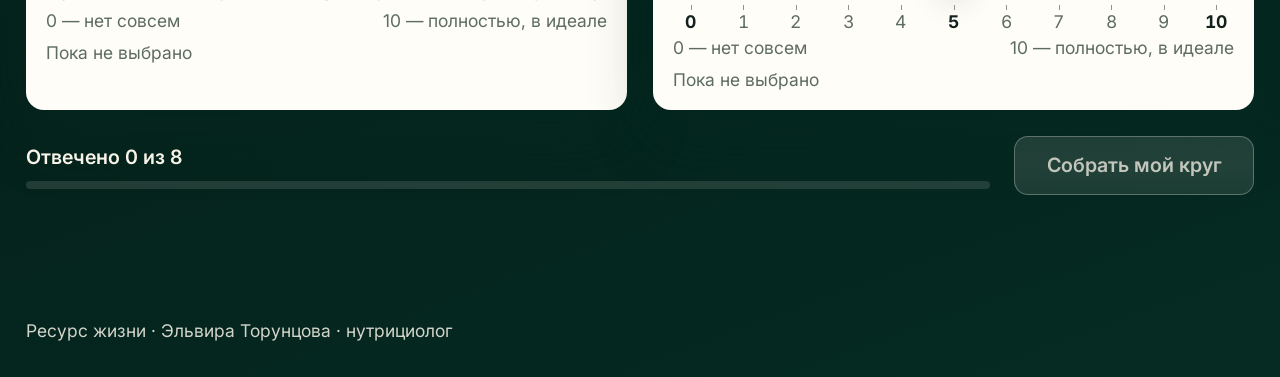
<file: круг.html>
<!DOCTYPE html>
<html lang="ru">
<head>
<meta charset="utf-8">
<meta name="viewport" content="width=device-width, initial-scale=1">
<title>Круг ресурсов — Эльвира Торунцова</title>
<meta name="description" content="Восемь вопросов о ресурсах жизни. Бесплатно, ответы остаются только у вас.">
<meta name="robots" content="noindex, nofollow">
<meta property="og:title" content="Круг ресурсов — Эльвира Торунцова">
<meta property="og:description" content="Восемь вопросов о ресурсах жизни. Бесплатно.">
<meta property="og:type" content="website">
<link rel="preconnect" href="https://fonts.googleapis.com">
<link rel="preconnect" href="https://fonts.gstatic.com" crossorigin>
<link rel="stylesheet" href="https://fonts.googleapis.com/css2?family=Montserrat:wght@400;600;700&family=Inter:wght@400;600&display=swap">
<link rel="stylesheet" href="style.css">
<style>
:root {
  --шрифт-заголовков: Montserrat, system-ui, sans-serif;
  --шрифт-текста: Inter, -apple-system, 'Segoe UI', sans-serif;
  --цвет-фон: #F8F3E8;  --цвет-фон-2: #F3ECDD;  --цвет-фон-карточки: #FFFDF8;
  --цвет-текст: #12211D;  --цвет-текст-мягкий: #5C6B63;  --цвет-текст-тихий: #8A968F;
  --цвет-акцент: #D5AB5D;  --цвет-акцент-тёмный: #A57726;  --цвет-акцент-яркий: #DDAB4E;  --цвет-акцент-глубже: #BA7E5F;  --цвет-акцент-маркер: #A57726;
  --цвет-на-акценте: #052C23;  --цвет-линия: #D9CBA8;
  --цвет-тёмный-фон: #052C23;  --цвет-тёмный-фон-2: #04221B;  --цвет-тёмный-текст: #F8F3E8;  --цвет-тёмный-фон-3: #031C16;  --цвет-тёмный-фон-4: #021712;
  --цвет-тёплый: #F1D297;  --цвет-тёплый-мягкий: #E8D2A5;
  --цвет-стекло: color-mix(in srgb, #052C23 86%, transparent);
  --тень: 0 12px 34px color-mix(in srgb, #052C23 6%, transparent);
  --тень-чип: 0 10px 30px color-mix(in srgb, #052C23 12%, transparent);
  --тень-глубокая: 0 24px 60px color-mix(in srgb, #052C23 35%, transparent);
  --тень-спутник: 0 30px 60px color-mix(in srgb, #052C23 70%, transparent);
  --тень-плиты: 0 40px 100px color-mix(in srgb, #052C23 70%, transparent);
  --кегль-h1: 30px;  --кегль-h2: clamp(28px, 4.5vw, 44px);
  --кегль-текст: clamp(18px, 1.5vw, 22px);  --кегль-лид: clamp(19px, 1.9vw, 28px);
  --кегль-мелкий: 17px;  --кегль-кикер: clamp(17px, 1.3vw, 20px);
  --кегль-цифра: 30px;  --разрядка-кикера: .03em;
  --отступ-секции: clamp(56px, 9vw, 120px);  --отступ-блока: clamp(16px, 2vw, 28px);
  --отступ-секции-тихо: clamp(44px, 7vw, 94px);  --отступ-секции-громко: clamp(64px, 10.5vw, 140px);
  --ширина: 1280px;  --ширина-колонки: 720px;  --радиус: 16px;  --радиус-малый: 8px;
  --радиус-карточки: 18px;  --радиус-плитки: 22px;  --радиус-телефон: 46px;  --кнопка-радиус: 14px;
  --радиус-модуля: 16px;  --нить: 2px;
  --плавность: cubic-bezier(.2, .7, .2, 1);  --длительность: .25s;
  --цвет-тёплый-тёмный: #8B6113;
}
@media (min-width: 900px) {
  :root { --кегль-h1: clamp(40px, 4vw, 62px); }
}
:root, .светлый { --цвет-кнопки: #BA7E5F; --цвет-на-кнопке: #12211D; --цвет-кнопки-навёл: #C6957C; }
.тёмный { --цвет-кнопки: #D5AB5D; --цвет-на-кнопке: #052C23; --цвет-кнопки-навёл: var(--цвет-акцент-тёмный); }

</style>
<script>
(function () {
  var ЭТАЛОН = 0.535;                  // очко Open Sans — текстовой гарнитуры утверждённых макетов
  var ПОТОЛОК = 1.2, МЁРТВАЯ = 0.02;   // выше потолка расползается раскладка; ближе к единице не трогаем вовсе
  var КОМПЬЮТЕР = "(min-width: 900px)";
  var ТОКЕНЫ = ["--кегль-текст", "--кегль-лид", "--кегль-мелкий", "--кегль-кикер"];
  var корень = document.documentElement;
  var холст = document.createElement("canvas").getContext("2d");
  var ждём = 0;

  function мера(буква) { var м = холст.measureText(буква); return (м && м.actualBoundingBoxAscent) || 0; }

  function применить() {
    ждём = 0;
    if (!холст) { return; }

    for (var i = 0; i < ТОКЕНЫ.length; i++) { корень.style.removeProperty(ТОКЕНЫ[i]); }
    var стиль = getComputedStyle(корень), стек = стиль.getPropertyValue("--шрифт-текста").trim();
    if (!стек) { return; }
    холст.font = "400 100px " + стек;

    var очко = Math.max(мера("х"), мера("x")) / 100;
    if (!(очко > 0)) { return; }
    var k = Math.round(Math.min(ПОТОЛОК, Math.max(1, ЭТАЛОН / очко)) * 1000) / 1000;
    if (k - 1 < МЁРТВАЯ || !matchMedia(КОМПЬЮТЕР).matches) { k = 1; }
    корень.setAttribute("data-очко", очко.toFixed(3));      // чтобы проверка могла сказать числа вслух
    корень.setAttribute("data-поправка", k.toFixed(3));
    if (k === 1) { return; }
    for (i = 0; i < ТОКЕНЫ.length; i++) {
      var было = стиль.getPropertyValue(ТОКЕНЫ[i]).trim();
      if (было) { корень.style.setProperty(ТОКЕНЫ[i], "calc((" + было + ") * " + k + ")"); }
    }
  }

  применить();

  if (document.fonts && document.fonts.ready) { document.fonts.ready.then(применить); }

  addEventListener("resize", function () { ждём = ждём || requestAnimationFrame(применить); });
})();
</script>
<style>
/* ===== Страница «Круг ресурсов»: свои стили поверх style.css ===== */
.круг { --бегунок: 2.25rem; --дорожка: .75rem; --круг-подпись: var(--цвет-тёмный-текст);
  --круг-подложка: color-mix(in srgb, var(--цвет-тёмный-текст) 12%, transparent);
  --круг-шина: color-mix(in srgb, var(--цвет-тёмный-текст) 28%, transparent);
  --круг-ступица: var(--цвет-тёмный-фон-3); --круг-ступица-линия: var(--цвет-тёплый);
  --круг-опора: var(--цвет-тёмный-текст); --круг-рост: var(--цвет-акцент); --круг-внимание: var(--цвет-акцент-глубже);
  --круг-кривая: var(--цвет-тёплый); }
.круг h1 { margin: 0 0 .4em; font-family: var(--шрифт-заголовков); }
.круг h2, .круг h3 { font-family: var(--шрифт-заголовков); margin: 0; }
.круг a:focus-visible, .круг button:focus-visible, .круг input:focus-visible { outline: 3px solid var(--цвет-тёплый); outline-offset: 3px; }
.круг-шапка { padding-top: clamp(14px, 2.4vw, 34px); }
html.встроено .круг-шапка { display: none; }
.круг .шапка { height: auto; justify-content: space-between; gap: 1rem; padding: 0; }
.круг .шапка__лого { white-space: normal; line-height: 1.25; font-size: var(--кегль-мелкий); }
.круг .шапка__назад { color: var(--цвет-тёплый); font-size: var(--кегль-мелкий); font-weight: 600; white-space: nowrap; }
.круг-введение { padding: clamp(32px, 6vw, 72px) 0 var(--отступ-блока); display: grid; gap: 1.25rem 3rem; grid-template-columns: 1fr; }
.круг-введение > * { margin: 0; }
@media (min-width: 900px) { .круг-введение { grid-template-columns: minmax(0, 1.15fr) minmax(0, .85fr); grid-template-areas: "з з" "б ш" "п ш"; align-items: start; } .круг-введение h1 { grid-area: з; } .круг-введение .бесплатно { grid-area: б; } .круг-введение .пояснение { grid-area: п; max-width: 34rem; } .круг-введение .шкала-пояснение { padding: 1.25rem 1.5rem; border-left: var(--нить) solid var(--цвет-тёплый); background: color-mix(in srgb, var(--цвет-тёплый) 10%, transparent); font-size: var(--кегль-текст); color: var(--цвет-тёмный-текст); border-radius: 0 var(--радиус-карточки) var(--радиус-карточки) 0; display: grid; gap: .5rem; }.круг-введение .шкала-пояснение { grid-area: ш; align-self: start; } }
.круг-введение .шкала-пояснение { padding: 1.25rem 1.5rem; border-left: var(--нить) solid var(--цвет-тёплый); background: color-mix(in srgb, var(--цвет-тёплый) 10%, transparent); font-size: var(--кегль-текст); color: var(--цвет-тёмный-текст); border-radius: 0 var(--радиус-карточки) var(--радиус-карточки) 0; display: grid; gap: .5rem; }
.круг-введение .бесплатно { color: var(--цвет-тёплый); font-size: var(--кегль-лид); font-weight: 600; margin: 0 0 .6em; line-height: 1.35; }
.круг-введение .пояснение { font-size: var(--кегль-текст); color: var(--цвет-тёмный-текст); opacity: .9; margin: 0; }
.круг h1 { font-size: var(--кегль-h1); }

.кв-список { display: grid; gap: var(--отступ-блока); grid-template-columns: 1fr; margin: var(--отступ-блока) 0; padding: 0; list-style: none; }
@media (min-width: 900px) { .кв-список { grid-template-columns: 1fr 1fr; } }
.кв { background: var(--цвет-фон-карточки); color: var(--цвет-текст); border-radius: var(--радиус-карточки);
  padding: 1.25rem 1.25rem 1rem; box-shadow: var(--тень-глубокая); }
.кв__сфера { font-size: var(--кегль-мелкий); font-weight: 600; color: var(--цвет-акцент-тёмный); letter-spacing: var(--разрядка-кикера); margin: 0 0 .25rem; }
.кв__текст { font-size: var(--кегль-текст); margin: 0 0 1rem; line-height: 1.4; font-weight: 600; }
.ползунок { -webkit-appearance: none; appearance: none; width: 100%; height: var(--бегунок); margin: 0; background: transparent; cursor: pointer; touch-action: pan-y; --v: 50%; }
.ползунок::-webkit-slider-runnable-track { height: var(--дорожка); border-radius: var(--дорожка);
  background: linear-gradient(90deg, var(--цвет-акцент) var(--v), var(--цвет-линия) var(--v)); }
.ползунок::-moz-range-track { height: var(--дорожка); border-radius: var(--дорожка); background: var(--цвет-линия); }
.ползунок::-moz-range-progress { height: var(--дорожка); border-radius: var(--дорожка); background: var(--цвет-акцент); }
.ползунок::-webkit-slider-thumb { -webkit-appearance: none; width: var(--бегунок); height: var(--бегунок); border-radius: 50%;
  margin-top: calc((var(--дорожка) - var(--бегунок)) / 2); background: var(--цвет-акцент); border: 3px solid var(--цвет-тёмный-фон); box-shadow: var(--тень-чип); }
.ползунок::-moz-range-thumb { width: var(--бегунок); height: var(--бегунок); border-radius: 50%; background: var(--цвет-акцент); border: 3px solid var(--цвет-тёмный-фон); box-sizing: border-box; }
.ползунок.не-тронут { --v: 0%; }
.ползунок.не-тронут::-webkit-slider-thumb { background: var(--цвет-фон-карточки); border-color: var(--цвет-текст-мягкий); }
.ползунок.не-тронут::-moz-range-thumb { background: var(--цвет-фон-карточки); border-color: var(--цвет-текст-мягкий); }
.ползунок.не-тронут::-moz-range-progress { background: var(--цвет-линия); }
.ползунок:focus-visible { outline-color: var(--цвет-акцент-тёмный); }
.круг-введение .шкала-пояснение p { margin: 0; line-height: 1.45; }
.круг-введение .шкала-пояснение__заг { font-family: var(--шрифт-заголовков); font-weight: 600; color: var(--цвет-тёплый); font-size: var(--кегль-лид); margin-bottom: .25rem !important; }
.круг-введение .шкала-пояснение b { color: var(--цвет-тёплый); font-size: 1.15em; }
.круг-введение .шкала-пояснение__мелко { font-size: var(--кегль-мелкий); opacity: .85; margin-top: .5rem !important; }
.риски { display: flex; justify-content: space-between; padding: 0 calc(var(--бегунок) / 2); margin-top: .125rem; font-size: var(--кегль-мелкий); line-height: 1; color: var(--цвет-текст-мягкий); font-variant-numeric: tabular-nums; }
.риски span { position: relative; width: 0; display: flex; justify-content: center; white-space: nowrap; padding-top: .5rem; }
.риски span::before { content: ""; position: absolute; top: 0; left: 0; width: 1px; height: .35rem; background: var(--цвет-текст-тихий); }
.риски span:first-child, .риски span:last-child, .риски span:nth-child(6) { font-weight: 700; color: var(--цвет-текст); }
@media (max-width: 480px) { .риски span { font-size: .8125rem; } }
.края { display: flex; justify-content: space-between; font-size: var(--кегль-мелкий); color: var(--цвет-текст-мягкий); margin-top: .25rem; }
.кв__статус { font-size: var(--кегль-мелкий); color: var(--цвет-текст-мягкий); margin: .25rem 0 0; min-height: 1.5em; }

.итог-панель { display: flex; flex-wrap: wrap; align-items: center; gap: 1rem 1.5rem; padding: 0 0 var(--отступ-секции-тихо); }
.прогресс { flex: 1 1 14rem; }
.прогресс__текст { font-size: var(--кегль-текст); font-weight: 600; margin: 0 0 .5rem; }
.прогресс__полоса { height: .5rem; border-radius: .5rem; background: var(--круг-подложка); overflow: hidden; }
.прогресс__полоса > span { display: block; height: 100%; width: 0; background: var(--цвет-тёплый); transition: width var(--длительность) var(--плавность); }
.круг button.кнопка { font-family: var(--шрифт-текста); }
.круг .кнопка:disabled { background: var(--круг-подложка); color: color-mix(in srgb, var(--цвет-тёмный-текст) 75%, transparent); cursor: not-allowed; box-shadow: none; border-color: var(--круг-шина); transform: none; }
.круг .кнопка--контур { color: var(--цвет-тёмный-текст); border-color: var(--цвет-тёплый); }
.круг .кнопка--контур:hover { background: color-mix(in srgb, var(--цвет-тёплый) 14%, transparent); }

/* результат */
.результат[hidden], .анкета[hidden] { display: none; }
.результат { padding: var(--отступ-блока) 0 var(--отступ-секции); }
.результат__заголовок { font-size: var(--кегль-h2); line-height: 1.15; margin: 0 0 .3em; }
.результат__строка { font-size: var(--кегль-лид); color: var(--цвет-тёплый); margin: 0 0 var(--отступ-блока); }
.круг-блок { display: grid; gap: var(--отступ-блока); grid-template-columns: 1fr; align-items: start; }
.расшифровка { margin-top: 0; }
@media (min-width: 900px) { .круг-блок > div:first-child { position: sticky; top: 1rem; } }
@media (min-width: 900px) { .круг-блок { grid-template-columns: minmax(0, 1.5fr) minmax(0, 1fr); } }
.круг-свг { display: block; width: calc(100% + 2 * var(--отступ-блока)); margin-inline: calc(-1 * var(--отступ-блока)); height: auto; }
@media (min-width: 900px) { .круг-свг { width: 100%; margin-inline: 0; } }
.круг-свг .кр-метка { opacity: 0; transition: opacity .8s ease .6s; }
.круг-свг .кр-значение { font: 700 18px var(--шрифт-текста); opacity: 0; transition: opacity .8s ease .6s; pointer-events: none; }
.круг-свг.показан .кр-метка, .круг-свг.показан .кр-значение { opacity: 1; }
.результат__заголовок:focus, .результат__заголовок:focus-visible { outline: none; }
.круг-свг .кр-шкала { font: 700 15px var(--шрифт-текста); }
.круг-свг .кр-заливка { transform-box: view-box; transform-origin: 320px 300px; transition: transform 1s var(--плавность); }
.круг-свг .кр-кривая { opacity: 0; transition: opacity .8s ease .5s; }
.круг-свг.показан .кр-кривая { opacity: 1; }
.круг-свг .кр-подпись { fill: var(--круг-подпись); font: 400 17px var(--шрифт-заголовков); letter-spacing: .12em; opacity: .92; }
.легенда { list-style: none; padding: 0; margin: 0 0 1rem; display: flex; flex-wrap: wrap; gap: .5rem 1.25rem; font-size: var(--кегль-мелкий); }
.легенда li { display: inline-flex; align-items: center; gap: .5rem; }
.легенда i { width: 1rem; height: 1rem; border-radius: 50%; display: inline-block; -webkit-print-color-adjust: exact; print-color-adjust: exact; }
.цв-опора { background: var(--круг-опора); } .цв-рост { background: var(--круг-рост); } .цв-внимание { background: var(--круг-внимание); }

.расшифровка { display: grid; gap: var(--отступ-блока); }
.группа { background: var(--цвет-фон-карточки); color: var(--цвет-текст); border-radius: var(--радиус-карточки); padding: 1.5rem; box-shadow: var(--тень-глубокая); }
.группа h3 { font-size: var(--кегль-лид); margin-bottom: 1rem; }
.группа--опора h3 { color: var(--цвет-тёмный-фон); } .группа--рост h3 { color: var(--цвет-акцент-тёмный); } .группа--внимание h3 { color: var(--цвет-тёплый-тёмный); }
.группа ul { list-style: none; margin: 0; padding: 0; display: grid; gap: 1rem; }
.группа li { border-left: 4px solid var(--цвет-акцент); padding-left: 1rem; }
.группа--опора li { border-left-color: var(--цвет-тёмный-фон); } .группа--внимание li { border-left-color: var(--цвет-акцент-глубже); }
.группа li b { display: block; font-family: var(--шрифт-заголовков); margin-bottom: .2rem; }
.группа li p { margin: 0; font-size: var(--кегль-текст); }
.скачать { display: flex; flex-wrap: wrap; gap: 1rem; margin-top: var(--отступ-секции-тихо); }

.направления { margin-top: var(--отступ-секции); }
.направления h2 { font-size: var(--кегль-h2); margin-bottom: .3em; }
.направления__лид { font-size: var(--кегль-лид); margin: 0 0 var(--отступ-блока); opacity: .9; }
.нк-ряд { display: grid; gap: var(--отступ-блока); grid-template-columns: 1fr; }
@media (min-width: 900px) { .нк-ряд { grid-template-columns: repeat(3, 1fr); } }
.нк { background: var(--цвет-фон-карточки); color: var(--цвет-текст); border-radius: var(--радиус-карточки); padding: 1.5rem; display: flex; flex-direction: column; gap: 1rem;
  border: 2px solid transparent; box-shadow: var(--тень); }
.нк.подсвечена { border-color: var(--цвет-акцент); box-shadow: 0 0 0 .25rem color-mix(in srgb, var(--цвет-акцент) 35%, transparent), var(--тень-глубокая); }
.нк__метка { font-size: var(--кегль-мелкий); font-weight: 600; color: var(--цвет-тёплый-тёмный); margin: 0; }
.нк h3 { font-size: var(--кегль-лид); color: var(--цвет-текст); }
.нк__сферы { list-style: none; margin: 0; padding: 0; display: grid; gap: .75rem; }
.нк__сферы li { font-size: var(--кегль-мелкий); }
.нк__сферы .полоска { height: .5rem; border-radius: .5rem; background: var(--цвет-линия); margin-top: .25rem; overflow: hidden; }
.нк__сферы .полоска span { display: block; height: 100%; border-radius: .5rem; }
.полоска .пол-опора { background: var(--цвет-тёмный-фон); } .полоска .пол-рост { background: var(--цвет-акцент); } .полоска .пол-внимание { background: var(--цвет-акцент-глубже); }
.нк__польза { margin: 0; font-size: var(--кегль-текст); flex: 1; }
.нк .кнопка { background: var(--цвет-тёмный-фон); color: var(--цвет-тёмный-текст); text-align: center; }
.нк.подсвечена .кнопка { background: var(--цвет-кнопки); color: var(--цвет-на-кнопке); }
.нк .кнопка:hover { background: var(--цвет-тёмный-фон-3); }
.нк.подсвечена .кнопка:hover { background: var(--цвет-кнопки-навёл); }
.после-карточек { margin: var(--отступ-блока) 0 0; font-size: var(--кегль-текст); }
.после-карточек a { color: var(--цвет-тёплый); font-weight: 600; }
.изменить { margin-top: var(--отступ-секции-тихо); }

.круг-подвал { padding: 2rem 0; font-size: var(--кегль-мелкий); opacity: .85; }
.только-печать { display: none; }
@media (prefers-reduced-motion: reduce) {
  .круг-свг .кр-заливка, .круг-свг .кр-кривая, .прогресс__полоса > span { transition: none; }
  .круг-свг .кр-кривая { opacity: 1; }
}
@media print {
  @page { margin: 14mm; }
  body, .тёмный { background: #fff !important; color: #000 !important; }
  .круг { --круг-подпись: var(--цвет-текст); --круг-подложка: color-mix(in srgb, var(--цвет-текст) 10%, transparent);
    --круг-шина: color-mix(in srgb, var(--цвет-текст) 30%, transparent); --круг-ступица: var(--цвет-фон-карточки);
    --круг-ступица-линия: var(--цвет-акцент-тёмный); --круг-опора: var(--цвет-тёмный-фон); --круг-рост: var(--цвет-акцент);
    --круг-внимание: var(--цвет-акцент-глубже); --круг-кривая: var(--цвет-акцент-тёмный); }
  .круг-шапка, .введение, .анкета, .итог-панель, .скачать, .направления, .изменить, .круг-подвал, .круг-введение, .результат__строка { display: none !important; }
  .результат { padding: 0; color: var(--цвет-текст); }
  .круг .результат__заголовок { color: var(--цвет-текст) !important; font-size: var(--кегль-лид); }
  .круг-блок > div:first-child { position: static !important; }
  .круг-свг, #круг-место { filter: none !important; box-shadow: none !important; }
  .легенда { margin-top: 1rem; }
  .результат[hidden] { display: none !important; }
  .только-печать { display: block; font-size: var(--кегль-мелкий); margin: 0 0 1rem; }
  .круг-блок { grid-template-columns: 1fr; }
  .круг-свг { width: 100%; margin: 0 auto; max-width: 150mm; }
  .круг-свг .кр-подложка, .круг-свг .кр-заливка { stroke: #fff; }
  .круг-свг .кр-заливка { transition: none; -webkit-print-color-adjust: exact; print-color-adjust: exact; }
  .круг-свг .кр-кривая { opacity: 1; transition: none; }
  .группа { box-shadow: none; border: 1px solid var(--цвет-линия); break-inside: avoid; }
  .расшифровка { margin-top: 1rem; }
}
</style>

</head>
<body>
<div class="круг">
<section class="тёмный" id="экран-круг" style="min-height: 100vh">
  <div class="блок__внутри">
    <div class="круг-шапка">
      <header class="шапка">
        <a class="шапка__лого" href="index.html"><span>Ресурс жизни<span class="тд"> · </span><br>Эльвира Торунцова · нутрициолог</span></a>
        <a class="шапка__назад" href="index.html">На главную</a>
      </header>
    </div>

    <main>
    <div class="круг-введение">
      <h1>Круг ресурсов</h1>
      <p class="бесплатно">Бесплатно.<br>Ответы никуда не отправляются и остаются только у вас</p>
      <p class="пояснение">Восемь вопросов о ваших ресурсах. Подвиньте ползунок к числу, которое показывает, насколько полным вы сейчас ощущаете свой ресурс в этой сфере. Правильных и неправильных ответов нет.</p>
      <aside class="шкала-пояснение" aria-label="Найдите свой уровень">
        <p class="шкала-пояснение__заг">Найдите свой уровень</p>
        <p><b>0</b> — этого сейчас нет совсем</p>
        <p><b>10</b> — это есть полностью, в идеале</p>
        <p class="шкала-пояснение__мелко">По каждому вопросу поставьте число, которое ближе всего к тому, как вы сейчас это ощущаете и осознаёте.</p>
      </aside>
    </div>

    <div class="анкета" id="анкета">
      <ol class="кв-список" id="кв-список"></ol>
      <div class="итог-панель">
        <div class="прогресс">
          <p class="прогресс__текст" id="прогресс-текст" aria-live="polite">Отвечено 0 из 8</p>
          <div class="прогресс__полоса" aria-hidden="true"><span id="прогресс-полоса"></span></div>
        </div>
        <button type="button" class="кнопка кнопка--главная" id="собрать" disabled>Собрать мой круг</button>
      </div>
    </div>

    <div class="результат" id="результат" hidden>
      <p class="только-печать">Круг ресурсов · Эльвира Торунцова, «Ресурс жизни»</p>
      <h2 class="результат__заголовок" id="р-заголовок" tabindex="-1"></h2>
      <p class="результат__строка">Вот что вы сами про себя ответили</p>
      <div class="круг-блок">
        <div>
          <div id="круг-место" role="img" aria-label="Круг ресурсов по восьми сферам"></div>
          <ul class="легенда" id="легенда"></ul>
        </div>
        <div class="расшифровка" id="расшифровка"></div>
      </div>

      <div class="скачать">
        <button type="button" class="кнопка кнопка--контур" id="скачать-png">Скачать круг картинкой (PNG)</button>
        <button type="button" class="кнопка кнопка--контур" id="скачать-pdf">Скачать круг с расшифровкой (PDF)</button>
      </div>

      <div class="направления" id="направления">
        <h2>С чего двигаться дальше</h2>
        <p class="направления__лид" id="напр-лид">Три направления — выбирайте то, что откликается.</p>
        <div class="нк-ряд" id="нк-ряд"></div>
        <p class="после-карточек"><a href="#скачать-png" id="пока-никуда">Пока никуда — сохранить круг и вернуться позже</a></p>
      </div>

      <div class="изменить"><button type="button" class="кнопка кнопка--контур" id="изменить">Изменить ответы</button> <a class="кнопка кнопка--контур" id="вернуться-на-сайт" href="index.html">Вернуться на сайт</a></div>
    </div>
    </main>
    <div class="круг-подвал">Ресурс жизни · Эльвира Торунцова · нутрициолог</div>
  </div>
</section>
</div>

<script>
(function () {
  "use strict";
  var MAX = "https://max.ru/u/f9LHodD0cOIK4QMBCIWEHFbWmzZUzGsqDQvWKVm6bM0Fuh3gslNf9A-q06k";
  var СФЕРЫ = [
    { имя: "Питание", кратко: "Питание", вопрос: "Насколько ваше питание поддерживает силы в обычный день?",
      опора: "Ваше питание в обычный день поддерживает силы — это надёжный фундамент, на который можно опираться.",
      внимание: "Питание сейчас даёт силам меньше, чем могло бы. С него удобно начать: небольшие шаги здесь хорошо видны.",
      рост: "Питание в целом поддерживает вас, но запас сил можно сделать больше — здесь есть что укрепить." },
    { имя: "Водный баланс", кратко: "Вода", вопрос: "Достаточно ли вы пьёте воды в течение дня?",
      опора: "Вы пьёте воду в течение дня — маленькая привычка, которая работает на вас каждый день.",
      внимание: "Воды в вашем дне пока не хватает или она приходит урывками. Привычку можно выстроить мягко, привязав к делам, которые уже есть в дне.",
      рост: "Вода в вашем дне есть, но не всегда регулярно. Небольшая устойчивая привычка добавит ровности." },
    { имя: "Движение", кратко: "Движение", вопрос: "Хватает ли в вашей неделе движения, которое радует?",
      опора: "В вашей неделе есть движение, которое радует, — это источник сил и хорошего настроения.",
      внимание: "Движения, которое радует, на неделе пока мало. Можно начать с того, что приятно именно вам, без нормативов и рекордов.",
      рост: "Движение в вашей неделе есть — осталось добавить больше того, что радует именно вас." },
    { имя: "Сон и восстановление", кратко: "Сон", вопрос: "Просыпаетесь ли вы отдохнувшей?",
      опора: "Вы просыпаетесь отдохнувшей — значит, ночь возвращает силы. Этот режим стоит беречь.",
      внимание: "Ночь пока не успевает вернуть вам силы. Часто помогает спокойный вечерний ритм. Если усталость держится долго, стоит обратиться к врачу.",
      рост: "Сон в основном возвращает силы, но не всегда полностью. Ритм вечера и ночи можно настроить точнее." },
    { имя: "Эмоциональный баланс", кратко: "Эмоции", вопрос: "Насколько вы спокойны и устойчивы в обычный день?",
      опора: "В обычный день вы чувствуете себя спокойно и устойчиво — это внутренняя опора, которая помогает и в трудные дни.",
      внимание: "Спокойствия и устойчивости в вашем дне пока не хватает. Так бывает, когда нагрузки много, а восстановления мало. Опору можно выстраивать шаг за шагом.",
      рост: "В обычный день вы в основном спокойны, хотя устойчивость бывает неровной. Здесь опору стоит укреплять." },
    { имя: "Связь с сообществом и поддержка", кратко: "Поддержка", вопрос: "Есть ли рядом люди, с которыми комфортно и которые вас поддерживают?",
      опора: "Рядом есть люди, с которыми комфортно и которые вас поддерживают, — этот ресурс ничем не заменить.",
      внимание: "Поддержки рядом пока меньше, чем хотелось бы. Круг людей можно расширять постепенно, начав с одного тёплого контакта.",
      рост: "Поддержка рядом есть, хотя хотелось бы её чуть больше или чаще." },
    { имя: "Энергия", кратко: "Энергия", вопрос: "Хватает ли вам сил на дела и на себя к вечеру?",
      опора: "К вечеру вам хватает сил и на дела, и на себя — хороший знак, что нагрузка и восстановление уравновешены.",
      внимание: "К вечеру сил на дела и на себя не остаётся. Присмотритесь к другим сферам круга: энергия складывается из них. Если упадок сил держится долго, стоит обратиться к врачу.",
      рост: "Сил на день обычно хватает, но к вечеру запас на себя тает. Стоит приглядеться к тому, что его пополняет." },
    { имя: "Финансовая опора", кратко: "Финансы", вопрос: "Насколько вы спокойны за финансовую сторону своей жизни?",
      опора: "Вы спокойны за финансовую сторону жизни — это даёт свободу принимать решения без тревоги.",
      внимание: "Финансовая сторона пока не даёт спокойствия. Ощущение опоры здесь складывается из ясности и понятных шагов, а не только из суммы.",
      рост: "Спокойствия за финансовую сторону в целом хватает, но ясности и понятных шагов можно добавить." }
  ];
  var ГРУППЫ = [
    { id: "тело", имя: "Ресурс тела", сферы: [0, 1, 2, 3, 6], кнопка: "Начать с питания", ссылка: "index.html#экран-03",
      польза: "Начать можно с питания: это самый понятный первый шаг для ресурса тела." },
    { id: "эмоции", имя: "Эмоциональный комфорт", сферы: [4, 5], кнопка: "Написать Эльвире в MAX", ссылка: MAX,
      польза: "Можно написать Эльвире и вместе подумать, как укрепить опору." },
    { id: "деньги", имя: "Финансовая опора", сферы: [7], кнопка: "Написать Эльвире в MAX", ссылка: MAX,
      польза: "Можно написать Эльвире и обсудить, с каких понятных шагов начать." }
  ];
  var значения = [50, 50, 50, 50, 50, 50, 50, 50];
  var тронуто = [false, false, false, false, false, false, false, false];

  var $ = function (id) { return document.getElementById(id); };
  var NS = "http://www.w3.org/2000/svg";

  function класс(v) { return v >= 80 ? "опора" : (v >= 60 ? "рост" : "внимание"); }

  /* ---------- анкета ---------- */
  var ползунки = [], статусы = [];
  function строимАнкету() {
    var список = $("кв-список");
    СФЕРЫ.forEach(function (с, i) {
      var li = document.createElement("li");
      li.className = "кв";
      li.innerHTML = '<p class="кв__сфера"></p><p class="кв__текст" id="в-' + i + '"></p>' +
        '<input class="ползунок не-тронут" type="range" min="0" max="10" step="1" value="5" id="п-' + i + '">' +
        '<div class="риски" aria-hidden="true">' + [0,1,2,3,4,5,6,7,8,9,10].map(function (n) { return "<span>" + n + "</span>"; }).join("") + '</div>' +
        '<div class="края" aria-hidden="true"><span>0 — нет совсем</span><span>10 — полностью, в идеале</span></div>' +
        '<p class="кв__статус" id="с-' + i + '">Пока не выбрано</p>';
      li.querySelector(".кв__сфера").textContent = (i + 1) + " · " + с.имя;
      li.querySelector(".кв__текст").textContent = с.вопрос;
      var р = li.querySelector("input");
      р.setAttribute("aria-label", с.имя + ": " + с.вопрос + " Оцените от 0, этого нет совсем, до 10, в идеале");
      р.addEventListener("input", function () {
        значения[i] = +р.value * 10; тронуто[i] = true;
        р.classList.remove("не-тронут"); обновим(i);
      });
      ползунки.push(р); статусы.push(li.querySelector(".кв__статус"));
      список.appendChild(li);
    });
  }
  function обновим(i) {
    var р = ползунки[i];
    р.style.setProperty("--v", (р.value * 10) + "%");
    if (тронуто[i]) { статусы[i].textContent = "Ваша оценка: " + р.value + " из 10"; }
    var n = тронуто.filter(Boolean).length;
    $("прогресс-текст").textContent = "Отвечено " + n + " из 8";
    $("прогресс-полоса").style.width = (n / 8 * 100) + "%";
    $("собрать").disabled = n < 8;
  }

  /* ---------- круг ---------- */
  var cx = 320, cy = 300, R = 200, r0 = 54;
  function точка(угол, r) { var а = угол * Math.PI / 180; return [cx + Math.sin(а) * r, cy - Math.cos(а) * r]; }
  function сектор(k, r) {
    var а1 = k * 45 + 0.8, а2 = (k + 1) * 45 - 0.8, p1 = точка(а1, r), p2 = точка(а2, r);
    return "M" + cx + " " + cy + " L" + p1[0].toFixed(2) + " " + p1[1].toFixed(2) +
      " A" + r + " " + r + " 0 0 1 " + p2[0].toFixed(2) + " " + p2[1].toFixed(2) + " Z";
  }
  function кривая(v) {
    var т = v.map(function (x, k) { return точка(k * 45 + 22.5, r0 + (R - r0) * x / 100); });
    var n = т.length, d = "M" + т[0][0].toFixed(1) + " " + т[0][1].toFixed(1);
    for (var i = 0; i < n; i++) {
      var p0 = т[(i - 1 + n) % n], p1 = т[i], p2 = т[(i + 1) % n], p3 = т[(i + 2) % n];
      var c1 = [p1[0] + (p2[0] - p0[0]) / 6, p1[1] + (p2[1] - p0[1]) / 6];
      var c2 = [p2[0] - (p3[0] - p1[0]) / 6, p2[1] - (p3[1] - p1[1]) / 6];
      d += " C" + c1[0].toFixed(1) + " " + c1[1].toFixed(1) + "," + c2[0].toFixed(1) + " " + c2[1].toFixed(1) + "," + p2[0].toFixed(1) + " " + p2[1].toFixed(1);
    }
    return d + " Z";
  }
  /* палитра: для экспорта читаем цвета из переменных страницы */
  function переменная(имя) {
    var d = document.createElement("div"); d.style.color = "var(" + имя + ")"; document.body.appendChild(d);
    var c = getComputedStyle(d).color; document.body.removeChild(d); return c;
  }
  /* режим: "живой" — классы и анимация; "файл" — цвета внутри, стили не нужны */
  var ЦВЕТА = ["#7AB648", "#34AEBF", "#EF7B45", "#4F5FB8", "#A77FD4", "#E0628F", "#F4B92A", "#1F7A55"]; /* цвет сферы по смыслу: зелень · вода · тепло · ночь · мягкость · сердце · солнце · изумруд */
  var СЛОВАРЬ_ТОН = "#0F3D2E", КРЕМ = "#FFFAF0", ЗОЛОТО = "#C9A24A", ЗОЛОТО_ТЕМНЕЕ = "#A57726";
  function строимКруг(v, режим) {
    var pdf = режим === "pdf", файл = режим === "файл" || pdf, П = null;
    if (файл) { П = { фон: переменная("--цвет-тёмный-фон"), текст: переменная("--цвет-тёмный-текст"), линия: переменная("--цвет-тёплый") }; }
    var шрифт = файл ? getComputedStyle(document.body).fontFamily.replace(/"/g, "'") : "";
    var s = '', сдвиг = файл ? 70 : 0;
    var высота = файл ? 640 : 412;
    s += '<svg xmlns="' + NS + '" class="круг-свг" viewBox="' + (pdf ? '60 40 520 520' : файл ? '-40 0 720 ' + высота : '60 40 520 520') + '" ' +
      (pdf ? 'width="1040" height="1040"' : файл ? 'width="1440" height="' + высота * 2 + '"' : 'aria-hidden="true" focusable="false"') + '>';
    s += '<defs>' +
      '<radialGradient id="кр-аура"><stop offset="0.88" stop-color="#F3D77A" stop-opacity="0.95"/><stop offset="0.94" stop-color="#F7E3A0" stop-opacity="0.45"/><stop offset="1" stop-color="#F7E3A0" stop-opacity="0"/></radialGradient>' +
      '<radialGradient id="кр-ступ"><stop offset="0" stop-color="#FFF3C4"/><stop offset="0.6" stop-color="#E2B23F"/><stop offset="1" stop-color="#B8892A"/></radialGradient>';
    for (var k = 0; k < 8; k++) { s += '<clipPath id="кл-' + k + '"><path d="' + сектор(k, R + 2) + '"/></clipPath>'; }
    s += '</defs>';
    if (файл && !pdf) {
      s += '<rect x="-40" width="720" height="' + высота + '" fill="' + П.фон + '"/>';
      s += '<text x="320" y="46" text-anchor="middle" font-family="' + шрифт + '" font-weight="700" font-size="34" fill="' + П.линия + '">Круг ресурсов</text>';
      s += '<g transform="translate(0,' + (сдвиг - 40) + ')">';
    }
    /* сияющая аура вместо обода: мягкое золотое свечение за кругом */
    s += '<circle cx="' + cx + '" cy="' + cy + '" r="' + (R + 22) + '" fill="url(#кр-аура)"/>';
    s += '<circle cx="' + cx + '" cy="' + cy + '" r="' + R + '" fill="' + КРЕМ + '"/>';
    /* бледный сектор — «полный круг» цвета своей сферы */
    for (k = 0; k < 8; k++) {
      s += '<path d="' + сектор(k, R) + '" class="кр-подложка" fill="' + ЦВЕТА[k] + '" fill-opacity="0.22"/>';
    }
    /* сетка делений 1–9: тонкие кольца; десятка — контур идеального круга, яркий */
    for (var д = 1; д <= 9; д++) {
      s += '<circle cx="' + cx + '" cy="' + cy + '" r="' + (r0 + (R - r0) * д / 10) + '" class="кр-деление" fill="none" stroke="' + СЛОВАРЬ_ТОН + '" stroke-width="' + (д === 5 ? 1.4 : 0.8) + '" opacity="' + (д === 5 ? 0.3 : 0.14) + '"/>';
    }
    s += '<circle cx="' + cx + '" cy="' + cy + '" r="' + R + '" class="кр-идеал" fill="none" stroke="' + ЗОЛОТО + '" stroke-width="3.5"/>';
    for (var н = 2; н <= 10; н += 2) {
      var рр = r0 + (R - r0) * н / 10;
      s += '<text class="кр-шкала" x="' + (cx + 6) + '" y="' + (cy - рр + 5) + '" text-anchor="start" fill="' + ЗОЛОТО_ТЕМНЕЕ + '"' +
        (файл ? ' font-family="' + шрифт + '" font-weight="700" font-size="15"' : '') + '>' + н + '</text>';
    }
    /* заливка: общая плавная область по точкам ответов, раскрашенная по секторам (обрезка клином) — ни острых углов, ни «крыльев» */
    s += файл ? '<g>' : '<g class="кр-заливка" data-масштаб="1" style="transform:scale(0)">';
    var обл = кривая(v);
    for (k = 0; k < 8; k++) {
      s += '<path d="' + обл + '" clip-path="url(#кл-' + k + ')" class="кр-область" fill="' + ЦВЕТА[k] + '" fill-opacity="0.95"/>';
    }
    s += '</g>';
    s += '<path d="' + обл + '" class="кр-кривая" fill="none" stroke="' + СЛОВАРЬ_ТОН + '" stroke-width="2.5" stroke-linejoin="round"/>';
    /* белые перегородки между секторами поверх заливки */
    for (k = 0; k < 8; k++) {
      var pg = точка(k * 45, R);
      s += '<line x1="' + cx + '" y1="' + cy + '" x2="' + pg[0].toFixed(1) + '" y2="' + pg[1].toFixed(1) + '" stroke="' + КРЕМ + '" stroke-width="2"/>';
    }
    for (k = 0; k < 8; k++) {
      var rm = r0 + (R - r0) * v[k] / 100, pm = точка(k * 45 + 22.5, rm), знач = v[k] / 10;
      s += '<circle cx="' + pm[0].toFixed(1) + '" cy="' + pm[1].toFixed(1) + '" r="7" class="кр-метка" fill="' + ЦВЕТА[k] + '" stroke="' + СЛОВАРЬ_ТОН + '" stroke-width="2.5"/>';
      var pt = точка(k * 45 + 22.5, Math.max(rm - 22, r0 + 14));
      s += '<text class="кр-значение" x="' + pt[0].toFixed(1) + '" y="' + (pt[1] + 6).toFixed(1) + '" text-anchor="middle" fill="#fff" stroke="' + СЛОВАРЬ_ТОН + '" stroke-width="3" paint-order="stroke"' +
        (файл ? ' font-family="' + шрифт + '" font-weight="700" font-size="20"' : '') + '>' + знач + '</text>';
    }
    s += '<circle cx="' + cx + '" cy="' + cy + '" r="' + r0 + '" class="кр-ступица" fill="url(#кр-ступ)" stroke="#FFF3C4" stroke-width="3"/>';
    /* подписи сфер — тонкие, по дуге вдоль контура своего сектора; нижние перевёрнуты, чтобы читались слева направо */
    for (k = 0; k < 8; k++) {
      var м = k * 45 + 22.5, низ = Math.cos(м * Math.PI / 180) < 0, rt = R + 34 + (низ ? 13 : 0);
      var q1 = точка(м - 21, rt), q2 = точка(м + 21, rt);
      var путь = низ ? 'M' + q2[0].toFixed(1) + ' ' + q2[1].toFixed(1) + ' A' + rt + ' ' + rt + ' 0 0 0 ' + q1[0].toFixed(1) + ' ' + q1[1].toFixed(1)
                     : 'M' + q1[0].toFixed(1) + ' ' + q1[1].toFixed(1) + ' A' + rt + ' ' + rt + ' 0 0 1 ' + q2[0].toFixed(1) + ' ' + q2[1].toFixed(1);
      s += '<path id="кр-п-' + k + '" d="' + путь + '" fill="none"/>';
      s += '<text class="кр-подпись" text-anchor="middle"' +
        (файл ? ' font-family="' + шрифт + '" font-weight="400" font-size="17" letter-spacing="2" fill="' + (pdf ? "#12211D" : П.текст) + '" opacity="0.92"' : '') +
        '><textPath href="#кр-п-' + k + '" startOffset="50%">' + СФЕРЫ[k].кратко + '</textPath></text>';
    }
    if (файл && !pdf) { s += '</g><text x="320" y="' + (высота - 22) + '" text-anchor="middle" font-family="' + шрифт + '" font-size="22" fill="' + П.текст + '" opacity="0.8">Эльвира Торунцова · Ресурс жизни</text>'; }
    return s + '</svg>';
  }

  /* ---------- результат ---------- */
  function имяМалое(i) { var т = СФЕРЫ[i].имя; return т.charAt(0).toLowerCase() + т.slice(1); }
  function заголовок(v) {
    var mx = Math.max.apply(null, v), mn = Math.min.apply(null, v);
    if (mx - mn <= 20) { return "Катится ровно"; }
    var и = [], i;
    for (i = 0; i < 8; i++) { if (v[i] <= 50) { и.push(i); } }
    if (!и.length) { for (i = 0; i < 8; i++) { if (v[i] === mn) { и.push(i); } } }
    return "Спотыкается на: " + и.map(имяМалое).join(", ");
  }
  function расшифровка(v) {
    var инд = v.map(function (x, i) { return i; });
    var опора = инд.filter(function (i) { return v[i] >= 80; }).sort(function (a, b) { return v[b] - v[a] || a - b; });
    var рост = инд.filter(function (i) { return v[i] === 60 || v[i] === 70; }).sort(function (a, b) { return v[a] - v[b] || a - b; });
    var вним = инд.filter(function (i) { return v[i] <= 50; }).sort(function (a, b) { return v[a] - v[b] || a - b; });
    var н = [["На что вы можете опереться", "опора", опора], ["Что можно укрепить", "рост", рост], ["Что требует внимания и работы", "внимание", вним]];
    var к = $("расшифровка"); к.innerHTML = "";
    н.forEach(function (г) {
      if (!г[2].length) { return; }
      var d = document.createElement("section"); d.className = "группа группа--" + г[1];
      var h = document.createElement("h3"); h.textContent = г[0]; d.appendChild(h);
      var ul = document.createElement("ul");
      г[2].forEach(function (i) {
        var li = document.createElement("li"), b = document.createElement("b"), p = document.createElement("p");
        b.textContent = СФЕРЫ[i].имя; p.textContent = СФЕРЫ[i][г[1]]; li.appendChild(b); li.appendChild(p); ul.appendChild(li);
      });
      d.appendChild(ul); к.appendChild(d);
    });
  }
  function строимКарточки(v) {
    var ми = ГРУППЫ.map(function (г) { return Math.min.apply(null, г.сферы.map(function (i) { return v[i]; })); });
    var низ = ми.map(function (m) { return m <= 50; });
    var любоеНизкое = низ.some(Boolean);
    var мягко = [false, false, false], фраза = ["", "", ""];
    var все80 = v.every(function (x) { return x >= 80; });
    var лид = "Три направления — выбирайте то, что откликается.";
    if (любоеНизкое) { лид = "Судя по вашим ответам, больше всего внимания просит это."; }
    else if (все80) { мягко[0] = true; фраза[0] = "Поддержать то, что работает."; лид = "Ресурсы в хорошем состоянии — их можно поддерживать."; }
    else { мягко[0] = true; фраза[0] = "Ресурсы держатся, но запас невелик. Самый понятный первый шаг — питание."; лид = "Ресурсы держатся, но запас невелик."; }
    var порядок = [0, 1, 2].sort(function (a, b) {
      var ка = (низ[a] || мягко[a]) ? 0 : 1, кб = (низ[b] || мягко[b]) ? 0 : 1;
      if (ка !== кб) { return ка - кб; }
      if (ка === 0 && низ[a] && низ[b]) { return ми[a] - ми[b] || a - b; }
      return a - b;
    });
    $("напр-лид").textContent = лид;
    var к = $("нк-ряд"); к.innerHTML = "";
    порядок.forEach(function (gi) {
      var г = ГРУППЫ[gi], подсв = низ[gi] || мягко[gi];
      var c = document.createElement("article"); c.className = "нк" + (подсв ? " подсвечена" : "");
      c.setAttribute("data-группа", г.id);
      var метка = document.createElement("p"); метка.className = "нк__метка";
      метка.textContent = низ[gi] ? "Судя по вашим ответам, больше всего внимания просит это" : "";
      if (метка.textContent) { c.appendChild(метка); }
      var h = document.createElement("h3"); h.textContent = г.имя; c.appendChild(h);
      var ul = document.createElement("ul"); ul.className = "нк__сферы";
      г.сферы.forEach(function (i) {
        var li = document.createElement("li");
        li.innerHTML = '<span class="н"></span><div class="полоска"><span class="пол-' + класс(v[i]) + '" style="width:' + v[i] + '%"></span></div>';
        li.querySelector(".н").textContent = СФЕРЫ[i].имя;
        ul.appendChild(li);
      });
      c.appendChild(ul);
      var п = document.createElement("p"); п.className = "нк__польза";
      п.textContent = мягко[gi] && фраза[gi] ? фраза[gi] : г.польза;
      c.appendChild(п);
      var a = document.createElement("a"); a.className = "кнопка"; a.href = г.ссылка; a.textContent = г.кнопка;
      if (г.ссылка.indexOf("http") === 0) { a.target = "_blank"; a.rel = "noopener"; }
      c.appendChild(a);
      к.appendChild(c);
    });
  }
  function показатьРезультат() {
    var v = значения.slice();
    $("анкета").hidden = true; $("результат").hidden = false;
    $("р-заголовок").textContent = заголовок(v);
    $("круг-место").innerHTML = строимКруг(v, "живой");
    $("легенда").innerHTML = СФЕРЫ.map(function (с, i) { return '<li><i style="background:' + ЦВЕТА[i] + '"></i>' + с.имя + '</li>'; }).join("");
    расшифровка(v); строимКарточки(v);
    var свг = $("круг-место").firstChild;
    var сек = свг.querySelectorAll(".кр-заливка");
    requestAnimationFrame(function () { requestAnimationFrame(function () {
      сек.forEach(function (e) { e.style.transform = "scale(" + e.getAttribute("data-масштаб") + ")"; });
      свг.classList.add("показан");
    }); });
    $("р-заголовок").scrollIntoView({ block: "start" });
    $("р-заголовок").focus({ preventScroll: true });
  }
  function назадКОтветам() {
    $("результат").hidden = true; $("анкета").hidden = false;
    document.querySelector(".круг-введение").scrollIntoView({ block: "start" });
  }

  /* ---------- скачивание ---------- */
  function скачатьPNG() {
    var svg = строимКруг(значения.slice(), "файл");
    var img = new Image();
    img.onload = function () {
      var c = document.createElement("canvas"); c.width = 1440; c.height = 1280;
      var x = c.getContext("2d"); x.drawImage(img, 0, 0, 1440, 1280);
      c.toBlob(function (b) {
        var a = document.createElement("a"); a.href = URL.createObjectURL(b); a.download = "круг-ресурсов.png";
        document.body.appendChild(a); a.click(); document.body.removeChild(a);
        setTimeout(function () { URL.revokeObjectURL(a.href); }, 2000);
      }, "image/png");
    };
    img.src = "data:image/svg+xml;charset=utf-8," + encodeURIComponent(svg);
  }

  /* ---------- PDF: настоящий файл, без окна печати. Страницы рисуются на холсте и складываются в PDF (JPEG на страницу) ---------- */
  function строкиТекста(x, текст, ширина) {
    var слова = текст.split(" "), строки = [], т = "";
    слова.forEach(function (с) {
      var проба = т ? т + " " + с : с;
      if (x.measureText(проба).width > ширина && т) { строки.push(т); т = с; } else { т = проба; }
    });
    if (т) { строки.push(т); }
    return строки;
  }
  function собратьPDF(страницы) {
    var кодер = new TextEncoder(), части = [], длина = 0, смещения = [];
    function писать(d) { if (typeof d === "string") { d = кодер.encode(d); } части.push(d); длина += d.length; }
    function объект(n, тело) { смещения[n] = длина; писать(n + " 0 obj\n"); писать(тело); писать("\nendobj\n"); }
    var N = страницы.length, W = 595.28, H = 841.89;
    писать("%PDF-1.4\n");
    объект(1, "<< /Type /Catalog /Pages 2 0 R >>");
    var kids = [];
    for (var i = 0; i < N; i++) { kids.push((3 + i * 3) + " 0 R"); }
    объект(2, "<< /Type /Pages /Kids [" + kids.join(" ") + "] /Count " + N + " >>");
    страницы.forEach(function (п, i) {
      var pn = 3 + i * 3, cn = pn + 1, im = pn + 2;
      объект(pn, "<< /Type /Page /Parent 2 0 R /MediaBox [0 0 " + W + " " + H + "] /Contents " + cn + " 0 R /Resources << /XObject << /Im0 " + im + " 0 R >> >> >>");
      var поток = "q " + W + " 0 0 " + H + " 0 0 cm /Im0 Do Q";
      объект(cn, "<< /Length " + поток.length + " >>\nstream\n" + поток + "\nendstream");
      смещения[im] = длина;
      писать(im + " 0 obj\n<< /Type /XObject /Subtype /Image /Width " + п.w + " /Height " + п.h + " /ColorSpace /DeviceRGB /BitsPerComponent 8 /Filter /DCTDecode /Length " + п.байты.length + " >>\nstream\n");
      писать(п.байты); писать("\nendstream\nendobj\n");
    });
    var всего = 3 + N * 3, начало = длина;
    писать("xref\n0 " + всего + "\n0000000000 65535 f \n");
    for (var k = 1; k < всего; k++) { писать(("0000000000" + смещения[k]).slice(-10) + " 00000 n \n"); }
    писать("trailer\n<< /Size " + всего + " /Root 1 0 R >>\nstartxref\n" + начало + "\n%%EOF");
    return new Blob(части, { type: "application/pdf" });
  }
  function скачатьPDF() {
    var кнопка = $("скачать-pdf"), подпись = кнопка.textContent;
    кнопка.disabled = true; кнопка.textContent = "Готовлю файл…";
    var v = значения.slice(), svg = строимКруг(v, "pdf"), img = new Image();
    var шрифт = getComputedStyle(document.body).fontFamily;
    var заг = getComputedStyle(document.body).getPropertyValue("--шрифт-заголовков") || шрифт;
    function сбросить() { кнопка.disabled = false; кнопка.textContent = подпись; }
    img.onerror = сбросить;
    img.onload = function () {
      /* одна страница А4: заголовок, круг без подложки, расшифровка в две колонки; кегль подбирается так, чтобы всё влезло */
      var PW = 1240, PH = 1754, M = 80, ширина = PW - 2 * M, ТЕМНЫЙ = "#12211D", ЗОЛ = "#8B6113";
      var c = document.createElement("canvas"); c.width = PW; c.height = PH;
      var x = c.getContext("2d"); x.textBaseline = "alphabetic";
      x.fillStyle = "#fff"; x.fillRect(0, 0, PW, PH);
      var y = M;
      function шр(вес, размер, семья) { x.font = вес + " " + размер + "px " + (семья || шрифт); }
      /* заголовок */
      шр(700, 38, заг); x.fillStyle = ТЕМНЫЙ;
      строкиТекста(x, $("р-заголовок").textContent, ширина).forEach(function (s) { y += 50; x.fillText(s, M, y - 8); });
      y += 14;
      /* круг: квадрат, без подложки */
      var D = 640; x.drawImage(img, (PW - D) / 2, y, D, D); y += D + 16;
      /* расшифровка: блоки по группам */
      var группы = Array.prototype.map.call(document.querySelectorAll("#расшифровка .группа"), function (г) {
        return { з: г.querySelector("h3").textContent, э: Array.prototype.map.call(г.querySelectorAll("li"), function (li) {
          return { имя: li.querySelector("b").textContent, т: li.querySelector("p").textContent }; }) };
      });
      var низ = PH - M - 50, колШ = (ширина - 50) / 2;
      function разложить(k, рисовать) {
        var колонка = 0, cy = y, X = M;
        function лист(h) { if (cy + h > низ) { if (колонка === 1) { return false; } колонка = 1; cy = y; X = M + колШ + 50; if (cy + h > низ) { return false; } } return true; }
        for (var gi = 0; gi < группы.length; gi++) {
          var г = группы[gi], hз = 38 * k;
          for (var ei = 0; ei < г.э.length; ei++) {
            var э = г.э[ei];
            шр(400, 21 * k); var стр = строкиТекста(x, э.т, колШ - 20 * k);
            var hэ = 30 * k + стр.length * 29 * k + 12 * k;
            var нужно = hэ + (ei === 0 ? hз + 8 * k : 0);
            if (!лист(нужно)) { return false; }
            if (ei === 0) {
              if (рисовать) { шр(700, 27 * k, заг); x.fillStyle = ЗОЛ; x.fillText(г.з, X, cy + 28 * k); }
              cy += hз + 8 * k;
            }
            if (рисовать) {
              x.fillStyle = "#D5AB5D"; x.fillRect(X, cy + 4 * k, 4, 24 * k);
              шр(700, 23 * k, заг); x.fillStyle = ТЕМНЫЙ; x.fillText(э.имя, X + 18 * k, cy + 24 * k);
              шр(400, 21 * k); x.fillStyle = ТЕМНЫЙ;
              стр.forEach(function (s, i) { x.fillText(s, X + 18 * k, cy + 30 * k + (i + 1) * 29 * k - 6 * k); });
            }
            cy += hэ;
          }
          cy += 10 * k;
        }
        return true;
      }
      var k = 1;
      while (k > 0.55 && !разложить(k, false)) { k -= 0.05; }
      разложить(k, true);
      шр(400, 22); x.fillStyle = "#5C6B63";
      x.fillText("Круг ресурсов · Эльвира Торунцова, «Ресурс жизни»", M, PH - 40);
      var b64 = c.toDataURL("image/jpeg", 0.93).split(",")[1], bin = atob(b64), байты = new Uint8Array(bin.length);
      for (var i = 0; i < bin.length; i++) { байты[i] = bin.charCodeAt(i); }
      var blob = собратьPDF([{ w: PW, h: PH, байты: байты }]);
      var a = document.createElement("a"); a.href = URL.createObjectURL(blob); a.download = "круг-ресурсов.pdf";
      document.body.appendChild(a); a.click(); document.body.removeChild(a);
      setTimeout(function () { URL.revokeObjectURL(a.href); }, 4000);
      сбросить();
    };
    (document.fonts && document.fonts.ready ? document.fonts.ready : Promise.resolve()).then(function () {
      img.src = "data:image/svg+xml;charset=utf-8," + encodeURIComponent(svg);
    });
  }

  строимАнкету();
  $("собрать").addEventListener("click", показатьРезультат);
  $("изменить").addEventListener("click", назадКОтветам);
  $("скачать-png").addEventListener("click", скачатьPNG);
  $("скачать-pdf").addEventListener("click", скачатьPDF);
  // Назад на страницу сайта, с которой человек пришёл; пришёл не с сайта (ссылка, закладка) — на главную.
  var встроено = window.parent !== window && /(?:^|[?&])встроено=1(?:&|$)/.test(decodeURIComponent(location.search));
  if (встроено) {
    document.documentElement.classList.add("встроено");
    // Ссылки на разделы сайта из окна: закрыть окно и показать нужное место сайта.
    document.addEventListener("click", function (e) {
      var a = e.target.closest && e.target.closest('a[href^="index.html#"]');
      if (!a) { return; }
      e.preventDefault();
      window.parent.postMessage({ тип: "закрыть-круг", якорь: a.getAttribute("href").slice("index.html".length) }, location.origin);
    });
    // Esc, когда фокус внутри круга: родное окно его не слышит, передаём ему.
    document.addEventListener("keydown", function (e) {
      if (e.key === "Escape") { window.parent.postMessage({ тип: "закрыть-круг" }, location.origin); }
    });
  }
  function вернутьсяНаСайт(e) {
    e.preventDefault();
    if (встроено) { window.parent.postMessage({ тип: "закрыть-круг" }, location.origin); return; }
    var пришёлССайта = false;
    try { пришёлССайта = document.referrer && new URL(document.referrer).origin === location.origin && history.length > 1; } catch (_) {}
    if (пришёлССайта) history.back(); else location.href = "index.html";
  }
  $("пока-никуда").addEventListener("click", вернутьсяНаСайт);
  $("вернуться-на-сайт").addEventListener("click", вернутьсяНаСайт);
})();
</script>
</body>
</html>
</file>
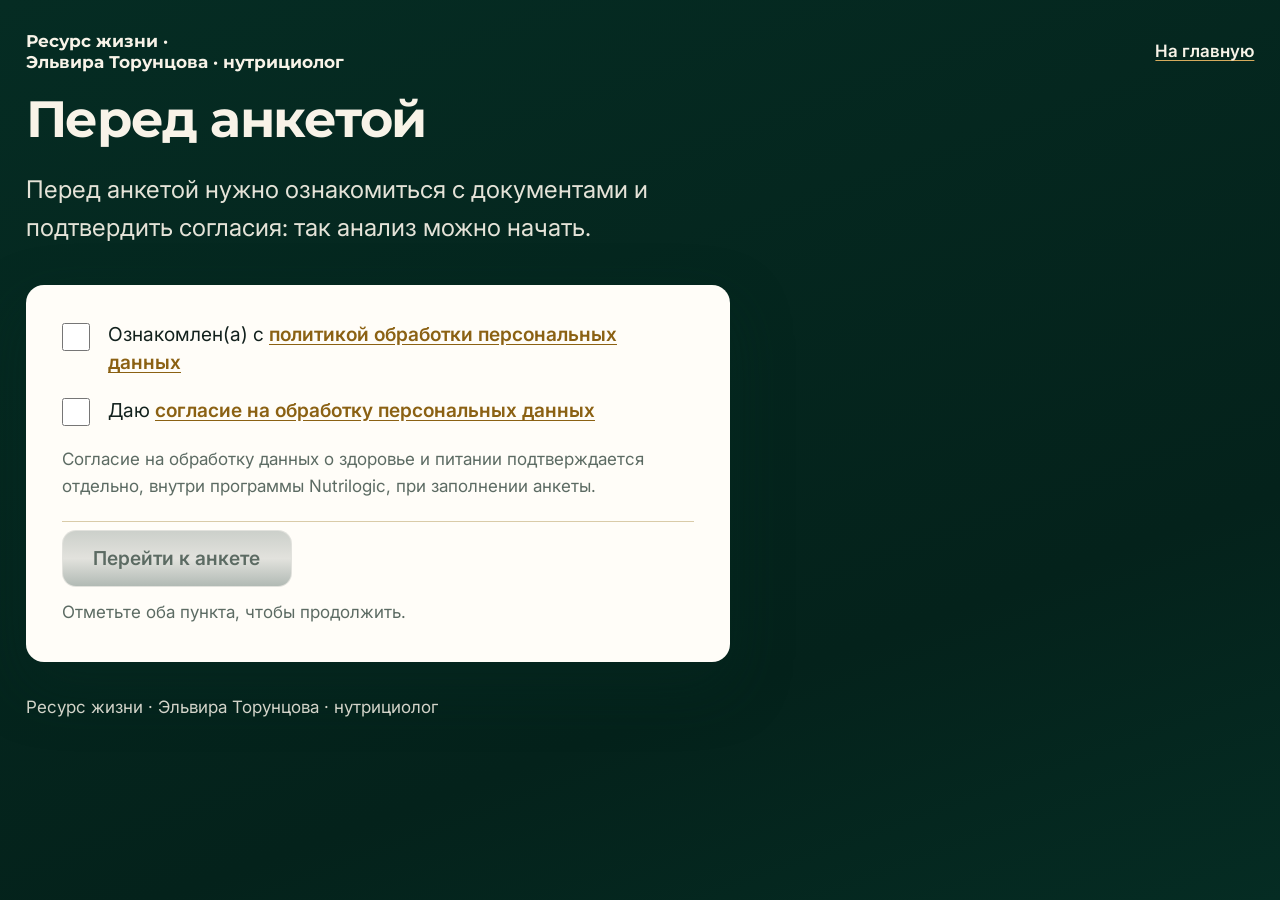
<file: страница-согласий.html>
<!DOCTYPE html>
<html lang="ru">
<head>
<meta charset="utf-8">
<meta name="viewport" content="width=device-width, initial-scale=1">
<title>Перед анкетой — Эльвира Торунцова</title>
<meta name="description" content="Подтверждение согласий перед анализом рациона питания.">
<meta name="robots" content="noindex, nofollow">
<meta property="og:title" content="Перед анкетой — Эльвира Торунцова">
<meta property="og:description" content="Подтверждение согласий перед анализом рациона питания.">
<meta property="og:type" content="website">
<!-- Пока человек читает и ставит отметки, браузер заранее готовит анкету: соединения и файлы оформления.
     Никакие данные человека при этом не отправляются и сама анкета не открывается. -->
<link rel="preconnect" href="https://go.nutrilogic.ru">
<link rel="preconnect" href="https://core1.nutrilogic.ru" crossorigin>
<link rel="prefetch" href="https://go.nutrilogic.ru/static/js/main.cb5e1977.js" as="script">
<link rel="prefetch" href="https://go.nutrilogic.ru/static/css/main.1a54ea61.css" as="style">
<link rel="preconnect" href="https://fonts.googleapis.com">
<link rel="preconnect" href="https://fonts.gstatic.com" crossorigin>
<link rel="stylesheet" href="https://fonts.googleapis.com/css2?family=Montserrat:wght@400;600;700&family=Inter:wght@400;600&display=swap">
<link rel="stylesheet" href="style.css">
<style>
:root {
  --шрифт-заголовков: Montserrat, system-ui, sans-serif;
  --шрифт-текста: Inter, -apple-system, 'Segoe UI', sans-serif;
  --цвет-фон: #F8F3E8;  --цвет-фон-2: #F3ECDD;  --цвет-фон-карточки: #FFFDF8;
  --цвет-текст: #12211D;  --цвет-текст-мягкий: #5C6B63;  --цвет-текст-тихий: #8A968F;
  --цвет-акцент: #D5AB5D;  --цвет-акцент-тёмный: #A57726;  --цвет-акцент-яркий: #DDAB4E;  --цвет-акцент-глубже: #BA7E5F;  --цвет-акцент-маркер: #A57726;
  --цвет-на-акценте: #052C23;  --цвет-линия: #D9CBA8;
  --цвет-тёмный-фон: #052C23;  --цвет-тёмный-фон-2: #04221B;  --цвет-тёмный-текст: #F8F3E8;  --цвет-тёмный-фон-3: #031C16;  --цвет-тёмный-фон-4: #021712;
  --цвет-тёплый: #F1D297;  --цвет-тёплый-мягкий: #E8D2A5;
  --цвет-стекло: color-mix(in srgb, #052C23 86%, transparent);
  --тень: 0 12px 34px color-mix(in srgb, #052C23 6%, transparent);
  --тень-чип: 0 10px 30px color-mix(in srgb, #052C23 12%, transparent);
  --тень-глубокая: 0 24px 60px color-mix(in srgb, #052C23 35%, transparent);
  --тень-спутник: 0 30px 60px color-mix(in srgb, #052C23 70%, transparent);
  --тень-плиты: 0 40px 100px color-mix(in srgb, #052C23 70%, transparent);
  --кегль-h1: 30px;  --кегль-h2: clamp(28px, 4.5vw, 44px);
  --кегль-текст: clamp(18px, 1.5vw, 22px);  --кегль-лид: clamp(19px, 1.9vw, 28px);
  --кегль-мелкий: 17px;  --кегль-кикер: clamp(17px, 1.3vw, 20px);
  --кегль-цифра: 30px;  --разрядка-кикера: .03em;
  --отступ-секции: clamp(56px, 9vw, 120px);  --отступ-блока: clamp(16px, 2vw, 28px);
  --отступ-секции-тихо: clamp(44px, 7vw, 94px);  --отступ-секции-громко: clamp(64px, 10.5vw, 140px);
  --ширина: 1280px;  --ширина-колонки: 720px;  --радиус: 16px;  --радиус-малый: 8px;
  --радиус-карточки: 18px;  --радиус-плитки: 22px;  --радиус-телефон: 46px;  --кнопка-радиус: 14px;
  --радиус-модуля: 16px;  --нить: 2px;
  --плавность: cubic-bezier(.2, .7, .2, 1);  --длительность: .25s;
  --цвет-тёплый-тёмный: #8B6113;
}
@media (min-width: 900px) {
  :root { --кегль-h1: clamp(40px, 4vw, 62px); }
}
:root, .светлый { --цвет-кнопки: #BA7E5F; --цвет-на-кнопке: #12211D; --цвет-кнопки-навёл: #C6957C; }
.тёмный { --цвет-кнопки: #D5AB5D; --цвет-на-кнопке: #052C23; --цвет-кнопки-навёл: var(--цвет-акцент-тёмный); }

</style>
<style>
.согл { background: var(--цвет-тёмный-фон); color: var(--цвет-тёмный-текст); min-height: 100vh; }
.согл h1 { margin: 0 0 .4em; font-family: var(--шрифт-заголовков); font-size: var(--кегль-h1); line-height: 1.15; }
.согл-шапка { padding-top: clamp(14px, 2.4vw, 34px); }
.согл .шапка { height: auto; justify-content: space-between; gap: 1rem; padding: 0; }
.согл .шапка__лого { white-space: normal; line-height: 1.25; font-size: var(--кегль-мелкий); }
.согл .шапка__назад { color: var(--цвет-тёплый); font-size: var(--кегль-мелкий); font-weight: 600; white-space: nowrap; }
.согл-вв { max-width: 44rem; padding: 1rem 0 var(--отступ-блока); }
.согл-вв p { font-size: var(--кегль-лид); margin: 0 0 .75rem; opacity: .92; }
.согл-карта { background: var(--цвет-фон-карточки); color: var(--цвет-текст); border-radius: var(--радиус-карточки); padding: clamp(1.25rem, 3vw, 2.25rem); box-shadow: var(--тень-глубокая); max-width: 44rem; display: grid; gap: 1.25rem; }
.отметка { display: grid; grid-template-columns: 2rem 1fr; gap: .9rem; align-items: start; font-size: var(--кегль-текст); line-height: 1.45; cursor: pointer; }
.отметка input { width: 1.75rem; height: 1.75rem; margin: .1rem 0 0; accent-color: var(--цвет-тёмный-фон); cursor: pointer; }
.согл .отметка a { color: var(--цвет-тёплый-тёмный); text-decoration: underline; text-underline-offset: .15em; font-weight: 600; }
.отметка:has(input:focus-visible) { outline: 2px solid var(--цвет-акцент-тёмный); outline-offset: 4px; border-radius: 6px; }
.согл-итог { display: grid; gap: .75rem; padding-top: .5rem; border-top: 1px solid var(--цвет-линия); }
.согл-итог .кнопка { justify-self: start; text-decoration: none; }
.кнопка[aria-disabled="true"] { background: color-mix(in srgb, var(--цвет-текст) 12%, transparent); color: var(--цвет-текст-мягкий); cursor: not-allowed; box-shadow: none; border-color: transparent; transform: none; pointer-events: none; }
.согл-подсказка { margin: 0; font-size: var(--кегль-мелкий); color: var(--цвет-текст-мягкий); min-height: 1.5em; }
.согл-текст-сообщения { margin: 0; padding: 1rem 1.25rem; border-left: var(--нить) solid var(--цвет-акцент-тёмный); background: var(--цвет-фон-2); font-size: var(--кегль-мелкий); border-radius: 0 var(--радиус-малый) var(--радиус-малый) 0; }
.согл-копия { justify-self: start; }
.согл-мелко { margin: 0; font-size: var(--кегль-мелкий); color: var(--цвет-текст-мягкий); }
.согл-подвал { padding: 2rem 0; font-size: var(--кегль-мелкий); opacity: .85; }
[hidden] { display: none !important; }
</style>
</head>
<body>
<div class="согл">
<section class="тёмный" id="экран-согласия" style="min-height: 100vh">
  <div class="блок__внутри">
    <div class="согл-шапка">
      <header class="шапка">
        <a class="шапка__лого" href="index.html"><span>Ресурс жизни<span class="тд"> · </span><br>Эльвира Торунцова · нутрициолог</span></a>
        <a class="шапка__назад" href="index.html">На главную</a>
      </header>
    </div>
    <main>
      <div class="согл-вв">
        <h1 id="з">Перед анкетой</h1>
        <p id="вв">Перед анкетой нужно ознакомиться с документами и подтвердить согласия: так анализ можно начать.</p>
      </div>
      <form class="согл-карта" id="форма" onsubmit="return false" aria-labelledby="з">
        <label class="отметка"><input type="checkbox" id="о1"><span>Ознакомлен(а) с <a href="politika-obrabotki-pd.pdf" target="_blank" rel="noopener noreferrer">политикой обработки персональных данных</a></span></label>
        <label class="отметка"><input type="checkbox" id="о2"><span>Даю <a href="soglasie-na-obrabotku-pd.pdf" target="_blank" rel="noopener noreferrer">согласие на обработку персональных данных</a></span></label>
        <p class="согл-мелко" id="спец">Согласие на обработку данных о здоровье и питании подтверждается отдельно, внутри программы Nutrilogic, при заполнении анкеты.</p>
        <div class="согл-итог">
          <p class="согл-текст-сообщения" id="сообщение" hidden></p>
          <a class="кнопка кнопка--главная" id="дальше" role="button" aria-disabled="true" aria-describedby="подсказка">Перейти к анкете</a>
          <button type="button" class="кнопка кнопка--контур согл-копия" id="копия" hidden>Скопировать сообщение</button>
          <p class="согл-подсказка" id="подсказка" aria-live="polite">Отметьте оба пункта, чтобы продолжить.</p>
        </div>
      </form>
    </main>
    <div class="согл-подвал">Ресурс жизни · Эльвира Торунцова · нутрициолог</div>
  </div>
</section>
</div>
<script>
(function () {
  "use strict";
  var MAX = "https://max.ru/u/f9LHodD0cOIK4QMBCIWEHFbWmzZUzGsqDQvWKVm6bM0Fuh3gslNf9A-q06k";
  var АНКЕТА = "https://go.nutrilogic.ru/l?r=5apERX";
  var СООБЩЕНИЕ = "Здравствуйте! Хочу записаться на полный анализ качества рациона питания.";
  var $ = function (id) { return document.getElementById(id); };
  var полный = /(?:^|[?&])тип=полный(?:&|$)/.test(decodeURIComponent(location.search));
  var цель = полный ? MAX : АНКЕТА;
  if (полный) {
    $("з").textContent = "Перед записью на полный анализ";
    $("вв").textContent = "Перед записью нужно ознакомиться с документами и подтвердить согласия. После этого можно написать Эльвире в MAX: ссылку на анкету и порядок оплаты пришлют в личных сообщениях.";
    $("дальше").textContent = "Написать Эльвире в MAX";
    $("сообщение").textContent = "Можно отправить такое сообщение: «" + СООБЩЕНИЕ + "»";
    $("сообщение").hidden = false; $("копия").hidden = false;
    document.title = "Запись на полный анализ — Эльвира Торунцова";
  }
  function обновить() {
    var ок = $("о1").checked && $("о2").checked, a = $("дальше");
    if (ок) { a.href = цель; a.target = "_blank"; a.rel = "noopener noreferrer"; a.setAttribute("aria-disabled", "false"); $("подсказка").textContent = ""; }
    else { a.removeAttribute("href"); a.removeAttribute("target"); a.setAttribute("aria-disabled", "true"); $("подсказка").textContent = "Отметьте оба пункта, чтобы продолжить."; }
  }
  $("о1").addEventListener("change", обновить); $("о2").addEventListener("change", обновить);
  $("дальше").addEventListener("click", function (e) { if (this.getAttribute("aria-disabled") === "true") { e.preventDefault(); } });
  $("копия").addEventListener("click", function () {
    var b = this;
    function готово(t) { b.textContent = t; setTimeout(function () { b.textContent = "Скопировать сообщение"; }, 2500); }
    if (navigator.clipboard && navigator.clipboard.writeText) { navigator.clipboard.writeText(СООБЩЕНИЕ).then(function () { готово("Скопировано"); }, function () { готово("Не получилось, выделите текст вручную"); }); }
    else { готово("Выделите текст и скопируйте вручную"); }
  });
  обновить();
})();
</script>
</body>
</html>
</file>
<file: fonts/fonts.css>
/* Шрифты лежат на самом сайте: телефону не нужно идти на два чужих сервера. Файлы — переменные, одно начертание-диапазон на файл. */
@font-face { font-family: 'Inter'; font-style: normal; font-weight: 400 600; font-display: swap; src: url(inter-cyr.woff2) format('woff2'); unicode-range: U+0301, U+0400-045F, U+0490-0491, U+04B0-04B1, U+2116; }
@font-face { font-family: 'Inter'; font-style: normal; font-weight: 400 600; font-display: swap; src: url(inter-lat.woff2) format('woff2'); unicode-range: U+0000-00FF, U+0131, U+0152-0153, U+02BB-02BC, U+02C6, U+02DA, U+02DC, U+0304, U+0308, U+0329, U+2000-206F, U+20AC, U+2122, U+2191, U+2193, U+2212, U+2215, U+FEFF, U+FFFD; }
@font-face { font-family: 'Montserrat'; font-style: normal; font-weight: 600 700; font-display: swap; src: url(mont-cyr.woff2) format('woff2'); unicode-range: U+0301, U+0400-045F, U+0490-0491, U+04B0-04B1, U+2116; }
@font-face { font-family: 'Montserrat'; font-style: normal; font-weight: 600 700; font-display: swap; src: url(mont-lat.woff2) format('woff2'); unicode-range: U+0000-00FF, U+0131, U+0152-0153, U+02BB-02BC, U+02C6, U+02DA, U+02DC, U+0304, U+0308, U+0329, U+2000-206F, U+20AC, U+2122, U+2191, U+2193, U+2212, U+2215, U+FEFF, U+FFFD; }
</file>
<file: style.css>
body { font: var(--кегль-текст)/1.6 var(--шрифт-текста); color: var(--цвет-текст);
       background: var(--цвет-фон); margin: 0; -webkit-font-smoothing: antialiased; }
h1 { font-size: var(--кегль-h1); font-weight: 700; line-height: 1.05; letter-spacing: -0.025em; }
h2 { font-size: var(--кегль-h2); font-weight: 700; line-height: 1.12; letter-spacing: -0.015em; }
.лид { font-size: var(--кегль-лид, var(--кегль-текст)); line-height: 1.55; color: var(--цвет-текст-мягкий); }  .акцент { font-style: normal; color: var(--цвет-акцент); }
.блок { padding: var(--отступ-секции) 0; position: relative; overflow: hidden; }
.блок__внутри { width: min(100% - 2 * var(--отступ-блока), var(--ширина)); margin: 0 auto; position: relative; }

.тёмный { background: linear-gradient(160deg, var(--фон-ключа, var(--цвет-тёмный-фон)), var(--фон-2-ключа, var(--цвет-тёмный-фон)) 70%, var(--фон-ключа, var(--цвет-тёмный-фон)));
  background-color: var(--фон-ключа, var(--цвет-тёмный-фон)); color: var(--текст-ключа, var(--цвет-тёмный-текст)); }

*, *::before, *::after { box-sizing: border-box; }
img, video, iframe { max-width: 100%; height: auto; }
[hidden] { display: none !important; }

p, li, h1, h2, h3, dd, dt, summary, blockquote { overflow-wrap: break-word; }
h1, h2, h3 { font-family: var(--шрифт-заголовков); margin: 0 0 .5em; }
h3 { font-size: calc(var(--кегль-текст) * 1.25); font-weight: 700; line-height: 1.25; }
p, ul, ol { margin: 0 0 1em; }  ul, ol { padding-left: 1.25em; }
.лид { max-width: calc(var(--ширина-колонки) * .95); margin-bottom: 1.2em; }
.мелкий { font-size: var(--кегль-мелкий); color: var(--цвет-текст-мягкий); }
a { color: var(--цвет-акцент); text-underline-offset: .15em; }

.блок__внутри { z-index: 1; }  .блок__внутри > :last-child { margin-bottom: 0; }

.стык { position: absolute; left: 0; right: 0; z-index: 0; pointer-events: none; height: var(--стык-высота, calc(var(--отступ-секции) * .6)); background: linear-gradient(var(--стык-к),
  color-mix(in srgb, var(--стык-сосед) 50%, transparent), color-mix(in srgb, var(--стык-сосед) 33%, transparent) 18%, color-mix(in srgb, var(--стык-сосед) 19%, transparent) 40%, color-mix(in srgb, var(--стык-сосед) 8%, transparent) 66%, transparent); }
.стык--верх { top: 0; --стык-к: to bottom; }  .стык--низ { bottom: 0; --стык-к: to top; }  .блок--подвал { --стык-высота: var(--отступ-блока); }
.светлый { background: var(--цвет-фон); color: var(--цвет-текст); }  .светлый.второй { background: var(--цвет-фон-2); }

body, .светлый { --фон-ключа: var(--цвет-фон); --фон-2-ключа: var(--цвет-фон-2, var(--цвет-фон)); --текст-ключа: var(--цвет-текст); --подложка-ключа: transparent;
  --вуаль-ключа: var(--фон-ключа); --тёплый-ключа: var(--цвет-тёплый-тёмный, var(--цвет-акцент-тёмный));
  --глубина-ключа: var(--цвет-тёплый-мягкий, var(--цвет-тёплый, var(--цвет-линия))); --тепло-ключа: color-mix(in srgb, var(--цвет-тёплый-мягкий, var(--цвет-тёплый, var(--цвет-линия))) 40%, transparent); }
.светлый.второй { --фон-ключа: var(--цвет-фон-2); --фон-2-ключа: var(--цвет-фон); }  .тёмный.второй { --фон-ключа: var(--цвет-тёмный-фон-2, var(--цвет-тёмный-фон)); --фон-2-ключа: var(--цвет-тёмный-фон); }
.тёмный { --фон-ключа: var(--цвет-тёмный-фон); --фон-2-ключа: var(--цвет-тёмный-фон-2, var(--цвет-тёмный-фон)); --текст-ключа: var(--цвет-тёмный-текст);
  --вуаль-ключа: var(--фон-ключа); --тёплый-ключа: var(--цвет-тёплый, var(--цвет-акцент-тёмный)); --глубина-ключа: var(--цвет-акцент); --тепло-ключа: transparent;
  --подложка-ключа: color-mix(in srgb, var(--цвет-тёплый, var(--цвет-акцент-тёмный)) 12%, transparent); }

.тёмный h1, .тёмный h2, .тёмный h3, .тёмный .цитата__кто b { color: var(--текст-ключа, var(--цвет-тёмный-текст)); }
.тёмный .лид, .тёмный .мелкий, .тёмный .цитата__кто, .тёмный .вопрос > p, .тёмный .контакт__что,
.тёмный .фото figcaption, .тёмный .мокап figcaption { color: color-mix(in srgb, var(--текст-ключа, var(--цвет-тёмный-текст)) var(--мягкость-текста, 72%), transparent); }

.тёмный a:not(.кнопка) { color: var(--цвет-тёмный-текст); text-decoration-color: var(--цвет-акцент); }

.тёмный .акцент { color: var(--цвет-акцент-яркий, var(--цвет-акцент)); }
.тёмный .иконка, .тёмный .бейдж, .тёмный .цитата::before, .тёмный .вопрос > summary::after { color: var(--цвет-акцент); }
.тёмный :focus-visible, .тёмный .кнопка:focus-visible, .тёмный .вопрос > summary:focus-visible { outline-color: var(--цвет-тёмный-текст); }

.кнопка { background: var(--цвет-кнопки, var(--цвет-акцент)); color: var(--цвет-на-кнопке, var(--цвет-на-акценте)); }
.кнопка:hover { background: var(--цвет-кнопки-навёл, var(--цвет-акцент-тёмный)); }
.кнопка:focus-visible { outline: 2px solid var(--цвет-кнопки, var(--цвет-акцент)); outline-offset: 3px; }

.кнопка { display: inline-flex; align-items: center; justify-content: center; gap: .5em;
  min-height: 3em; padding: .8em 1.6em; border-radius: var(--кнопка-радиус);
  font: 600 var(--кегль-текст)/1.2 var(--шрифт-текста); text-decoration: none; cursor: pointer;
  border: 1px solid transparent; transition: transform var(--длительность) var(--плавность),
  box-shadow var(--длительность) var(--плавность); }
.кнопка--главная { background: var(--цвет-кнопки, var(--цвет-акцент)); color: var(--цвет-на-кнопке, var(--цвет-на-акценте)); position: relative; overflow: hidden; isolation: isolate;

  --заливка: var(--цвет-кнопки, var(--цвет-акцент)); --свет-кнопки: var(--цвет-на-кнопке, var(--цвет-на-акценте));
  --объём: inset 0 1px 0 color-mix(in srgb, var(--свет-кнопки) 30%, transparent), 0 4px 0 color-mix(in srgb, var(--заливка) 55%, var(--цвет-тёмный-фон)), 0 .75em 1.5em -.5em color-mix(in srgb, var(--заливка) 70%, transparent);
  box-shadow: var(--объём); animation: зов-кнопки 2.6s ease-in-out infinite; }

.кнопка--главная::before, .кнопка--главная::after { content: ""; position: absolute; z-index: -1; inset: 0; pointer-events: none; }
.кнопка--главная::before { background: linear-gradient(180deg, color-mix(in srgb, var(--свет-кнопки) 10%, transparent), transparent 50%, color-mix(in srgb, var(--цвет-тёмный-фон) 22%, transparent)); }
.кнопка--главная::after { width: 45%; animation: блик-кнопки 3s ease-in-out infinite; transform: translateX(-160%) skewX(-18deg);
  background: linear-gradient(100deg, transparent, color-mix(in srgb, var(--свет-кнопки) 40%, transparent), transparent); }
.кнопка--главная:hover, .тёмный .кнопка--главная:hover { background: var(--цвет-кнопки-навёл, var(--цвет-акцент-тёмный)); }
.кнопка--контур { background: transparent; color: inherit; border-color: currentColor; }  .кнопка--пульс { animation: пульс-кнопки 2.4s ease-out infinite; }

.тёмный .кнопка--главная { background: var(--цвет-кнопки, var(--цвет-акцент)); color: var(--цвет-на-кнопке, var(--цвет-на-акценте));
  border-color: color-mix(in srgb, var(--цвет-тёмный-текст) 30%, transparent); }
.кнопка--контур:hover { background: color-mix(in srgb, currentColor 8%, transparent); }
.кнопка--пульс:hover { animation: none; }
.кнопка:active { transform: translateY(0); }  .кнопка--главная:active { transform: translateY(3px); animation: none; box-shadow: 0 1px 0 color-mix(in srgb, var(--заливка) 55%, var(--цвет-тёмный-фон)); }
.кнопка .иконка { color: inherit; width: 1.2em; height: 1.2em; }

.кикер { display: inline-flex; align-items: center; gap: .5em; margin-bottom: var(--отступ-блока);
  padding: .5625em .875em; border-radius: 9em; white-space: nowrap;
  font: 600 var(--кегль-кикер)/1 var(--шрифт-текста); letter-spacing: var(--разрядка-кикера);
  background: var(--цвет-тёмный-фон); color: var(--цвет-тёмный-текст); }
.кикер .иконка, .кикер svg { width: 1em; height: 1em; flex: none; color: var(--цвет-тёплый, currentColor); }
.тёмный .кикер { background: transparent; padding: 0; border: 0; letter-spacing: .06em;
  color: var(--тёплый-ключа, var(--цвет-акцент-тёмный)); }

.тёмный .кикер::before { content: ""; flex: none; width: 2em; height: 2px; border-radius: 2px;
  background: var(--тёплый-ключа, var(--цвет-акцент-тёмный)); }

.тёмный .кикер--пилюля { padding: .5625em .875em; letter-spacing: var(--разрядка-кикера);
  background: var(--подложка-ключа, transparent);
  border: 1px solid color-mix(in srgb, var(--тёплый-ключа, var(--цвет-акцент-тёмный)) 35%, transparent); }
.тёмный .кикер--пилюля::before { display: none; }

.бейдж { display: inline-flex; align-items: center; gap: .4em; padding: .35em .9em; border-radius: 9em;
  font: 700 var(--кегль-мелкий)/1.2 var(--шрифт-текста); letter-spacing: .06em;
  color: var(--цвет-акцент); background: color-mix(in srgb, var(--цвет-акцент) 12%, transparent);
  border: 1px solid color-mix(in srgb, var(--цвет-акцент) 25%, transparent); }
.карточка--главная > .бейдж { position: absolute; top: -.9em; left: 50%; transform: translateX(-50%); white-space: nowrap;
  color: var(--цвет-на-акценте); background: var(--цвет-акцент); border-color: transparent; box-shadow: var(--тень); }

.чип { display: inline-flex; align-items: center; gap: .5em; padding: .5625em .875em; border-radius: 9em;
  font-size: 1em; line-height: 1.25; color: var(--цвет-текст);
  background: color-mix(in srgb, var(--цвет-фон) 90%, transparent);
  border: 1px solid color-mix(in srgb, var(--цвет-тёплый, var(--цвет-акцент-тёмный)) 55%, transparent);
  box-shadow: var(--тень-чип, var(--тень)); backdrop-filter: blur(.6em); -webkit-backdrop-filter: blur(.6em); }
.чип b { font-family: var(--шрифт-заголовков); font-weight: 600; }
.чип .иконка, .чип svg { width: 1.2em; height: 1.2em; flex: none; }

.тёмный .чип { color: var(--цвет-тёмный-текст); background: color-mix(in srgb, var(--цвет-тёмный-фон) 72%, transparent);
  border-color: color-mix(in srgb, var(--цвет-тёплый, var(--цвет-акцент-тёмный)) 40%, transparent);
  box-shadow: 0 .625em 1.875em color-mix(in srgb, var(--цвет-тёмный-фон) 45%, transparent); }

@media (min-width: 900px) { .чип { font-size: var(--кегль-мелкий); } }

.шапка { height: 3.5rem; display: flex; align-items: center; justify-content: space-between; gap: .625em;
  padding: 0 1em; position: relative; z-index: 6; border-bottom: 1px solid var(--цвет-линия); background: transparent; }

.шапка__лого { display: flex; align-items: center; gap: .5em; font: 700 .9375em/1 var(--шрифт-заголовков); white-space: nowrap; color: inherit; text-decoration: none; }
.шапка__лого img { width: 1.875em; height: 1.875em; border-radius: 50%; flex: none;
  box-shadow: 0 0 0 2px color-mix(in srgb, var(--цвет-тёплый, var(--цвет-акцент-тёмный)) 45%, transparent); }

.шапка__лиц { font-size: .8125em; line-height: 1.2; display: flex; align-items: center; justify-content: flex-end;
  gap: .3125rem; text-align: right; max-width: 9.375rem; opacity: .85; }
.шапка__лиц svg, .шапка__лиц .иконка { width: .875rem; height: .875rem; flex: none; }

.шапка__лиц .полн { display: inline; }
.шапка__лиц .кратко { display: none; }
@media (max-width: 899px) {
  .шапка__лиц:has(.кратко) .полн { display: none; }
  .шапка__лиц:has(.кратко) .кратко { display: block; }
}
.тёмный .шапка { background: transparent; border-bottom-color: transparent; color: var(--цвет-тёмный-текст); }

.карточки { display: grid; gap: var(--отступ-блока); }
.карточка { padding: calc(var(--отступ-блока) * 1.25); border-radius: var(--радиус-карточки, var(--радиус));
  background: var(--цвет-фон-карточки); border: 1px solid var(--цвет-линия); box-shadow: var(--тень);
  transition: transform var(--длительность) var(--плавность), box-shadow var(--длительность) var(--плавность); }
.карточка:hover { transform: translateY(-3px); box-shadow: var(--тень-чип, var(--тень)); }
.карточка--главная { border-top: 3px solid var(--цвет-акцент); }

.карточка--стекло { background: var(--цвет-стекло);
  border: 1px solid color-mix(in srgb, var(--цвет-тёплый, var(--цвет-акцент-тёмный)) 28%, transparent);
  backdrop-filter: blur(.9em); -webkit-backdrop-filter: blur(.9em); box-shadow: var(--тень-глубокая); }
.карточки { margin-top: var(--отступ-блока); padding: 0; list-style: none; }
.карточка { position: relative; min-width: 0; }
.карточка > :last-child { margin-bottom: 0; }  .карточка h3 { margin-top: 0; }
.карточка > .иконка { width: 2em; height: 2em; margin-bottom: .8em; }

.тёмный .карточка:not(.карточка--стекло) { background: color-mix(in srgb, var(--цвет-тёмный-текст) 6%, transparent);
  border-color: color-mix(in srgb, var(--цвет-тёмный-текст) 14%, transparent); }

.цифры { display: grid; grid-template-columns: repeat(auto-fit, minmax(5em, 1fr)); gap: var(--отступ-блока); margin: var(--отступ-блока) 0 0; padding: 0; list-style: none; }
.цифра { padding-left: 1em; border-left: 1px solid color-mix(in srgb, currentColor 25%, transparent); }
.цифра__значение { display: block; font: 700 var(--кегль-цифра)/1 var(--шрифт-заголовков);
  letter-spacing: -0.02em; color: var(--цвет-текст); }
.тёмный .цифра__значение { color: var(--цвет-тёмный-текст); }  .цифра__подпись { display: block; margin-top: .35em; font-size: var(--кегль-мелкий); opacity: .8; }

.цифра--ключ .цифра__значение { color: var(--цвет-акцент); }

.цифра { flex: 1 1 5em; min-width: 0; padding-left: .7em; }

.цифра.карточка { padding: var(--отступ-блока) .75em; border-left: 1px solid var(--цвет-линия); text-align: center; }
.цифра.карточка--стекло { border-left-color: color-mix(in srgb, var(--цвет-тёмный-текст) 12%, transparent); }
.карточка .цифра__значение { font-size: calc(var(--кегль-цифра) * .78); }

.фото { margin: 0; border-radius: var(--радиус); overflow: hidden; box-shadow: var(--тень); }
.фото img { display: block; width: 100%; aspect-ratio: 3 / 4; object-fit: cover; }
.фото--маска { border-radius: 0; box-shadow: none; }
.фото--маска img { mask-image: linear-gradient(to bottom, black 70%, transparent 99%); -webkit-mask-image: linear-gradient(to bottom, black 70%, transparent 99%); }
.фото figcaption, .мокап figcaption { padding: .7em 1em; font-size: var(--кегль-мелкий); color: var(--цвет-текст-мягкий); }
.мокап figcaption h3 { color: var(--цвет-текст); }
.тёмный .мокап figcaption h3 { color: var(--цвет-тёмный-текст); }

.мокап { margin: 0; position: relative; padding-top: 1.4em; border-radius: var(--радиус-малый); overflow: hidden;
  background: var(--цвет-фон-карточки); border: 1px solid var(--цвет-линия); box-shadow: var(--тень-плиты, var(--тень-глубокая)); }
.мокап::before { content: ""; position: absolute; inset: 0 0 auto; height: 1.4em;
  background: color-mix(in srgb, var(--цвет-текст) 7%, var(--цвет-фон-карточки)); border-bottom: 1px solid var(--цвет-линия); }
.мокап::after { content: ""; position: absolute; top: .45em; left: .6em; width: .5em; height: .5em; border-radius: 50%;
  background: var(--цвет-акцент); box-shadow: .85em 0 0 color-mix(in srgb, var(--цвет-акцент) 55%, transparent),
  1.7em 0 0 color-mix(in srgb, var(--цвет-акцент) 30%, transparent); }
.мокап img, .мокап iframe { display: block; width: 100%; aspect-ratio: 16 / 10; object-fit: cover; border: 0; }
.мокап iframe { aspect-ratio: 16 / 9; }
.аватар { width: 3.5em; height: 3.5em; border-radius: 50%; object-fit: cover; flex: none;
  border: 2px solid var(--цвет-фон-карточки); box-shadow: var(--тень); }
.пара__текст, .пара__фото { min-width: 0; }  .пара__фото img { display: block; width: 100%; border-radius: var(--радиус); }

.пара { display: grid; gap: var(--отступ-блока); }
.пара > :only-child { grid-column: 1 / -1; }

.иконка { width: 1.5em; height: 1.5em; flex: none; color: var(--цвет-акцент); vertical-align: middle; }
.иконка svg { display: block; width: 100%; height: 100%; }
.список-иконок { display: grid; gap: .65em; margin: 0 0 1.2em; padding: 0; list-style: none; }
.список-иконок li { display: flex; align-items: flex-start; gap: .65em; }
.список-иконок .иконка { margin-top: .15em; }

.список-иконок .иконка { color: var(--цвет-тёплый-тёмный, var(--цвет-акцент-тёмный)); }

.галка { position: relative; flex: none; width: 1.1875em; height: 1.1875em; border-radius: 50%; margin-top: .15em;
  background: var(--цвет-тёплый, var(--цвет-акцент-тёмный)); }
.галка::after { content: ""; position: absolute; left: .40625em; top: .21875em; width: .25em; height: .5em;
  border: solid var(--цвет-тёмный-фон); border-width: 0 .125em .125em 0; transform: rotate(45deg); }
.тёмный .список-иконок .иконка { color: var(--тёплый-ключа, var(--цвет-акцент-тёмный)); }

.разделитель { height: 1px; border: 0; margin: var(--отступ-блока) 0; opacity: .7;
  background: linear-gradient(90deg, var(--цвет-акцент), var(--цвет-линия) 45%, transparent); }
.тёмный .разделитель { background: linear-gradient(90deg, var(--цвет-акцент),
  color-mix(in srgb, var(--цвет-тёмный-текст) 25%, transparent) 45%, transparent); }
.цитата { margin: 0; padding: 0 0 0 1.2em; position: relative; font: italic 500 calc(var(--кегль-текст) * 1.3)/1.45 var(--шрифт-заголовков); }

.цитата::before { content: "“"; position: absolute; left: 0; top: -.12em; font-size: 2.4em; line-height: 1;
  color: var(--цвет-акцент); opacity: .45; }
.цитата p { margin: 0 0 .6em; }
.цитата__кто { display: flex; align-items: center; gap: .75em; margin-top: var(--отступ-блока);
  font: 400 var(--кегль-мелкий)/1.4 var(--шрифт-текста); color: var(--цвет-текст-мягкий); }
.цитата__кто b { display: block; color: var(--цвет-текст); font-weight: 700; }
.карточка .цитата { font-size: calc(var(--кегль-текст) * 1.05); }

.таймер { display: inline-flex; gap: .6em; margin: var(--отступ-блока) 0; padding: 0; list-style: none; }
.таймер__ячейка { min-width: 3.6em; padding: .6em .5em; text-align: center; border-radius: var(--радиус-малый);
  background: color-mix(in srgb, currentColor 8%, transparent); border: 1px solid color-mix(in srgb, currentColor 16%, transparent); }
.таймер__ячейка b { display: block; font: 700 calc(var(--кегль-цифра) * .7)/1 var(--шрифт-заголовков);
  font-variant-numeric: tabular-nums; letter-spacing: -0.02em; }
.таймер__ячейка span { display: block; margin-top: .3em; font-size: var(--кегль-мелкий); text-transform: uppercase;
  letter-spacing: .08em; opacity: .7; }

.шаги { list-style: none; margin: var(--отступ-блока) 0 0; padding: 0; display: grid; gap: var(--отступ-блока); }
.шаг { position: relative; display: flex; gap: 1em; align-items: flex-start; }
.шаг__номер { flex: none; display: inline-flex; align-items: center; justify-content: center; width: 2.4em; height: 2.4em;
  border-radius: 50%; background: var(--цвет-акцент); color: var(--цвет-на-акценте);
  font: 700 var(--кегль-текст)/1 var(--шрифт-заголовков); box-shadow: var(--тень); }

.шаг:not(:last-child)::before { content: ""; position: absolute; left: 1.2em; top: 2.4em; bottom: calc(-1 * var(--отступ-блока));
  width: 1px; background: color-mix(in srgb, currentColor 18%, transparent); }
.шаг h3 { margin: .35em 0 .3em; }  .шаг p:last-child { margin-bottom: 0; }  .шаг .бейдж { margin-left: .5em; vertical-align: middle; }
.вопрос { border-bottom: 1px solid var(--цвет-линия); padding: calc(var(--отступ-блока) * .6) 0; }
.вопрос:first-of-type { border-top: 1px solid var(--цвет-линия); }
.вопрос > summary { display: flex; align-items: center; justify-content: space-between; gap: 1em; cursor: pointer; list-style: none;
  font: 700 calc(var(--кегль-текст) * 1.05)/1.35 var(--шрифт-заголовков); }
.вопрос > summary::-webkit-details-marker { display: none; }
.вопрос > summary::after { content: "+"; flex: none; display: inline-flex; align-items: center; justify-content: center;
  width: 1.8em; height: 1.8em; border-radius: 50%; border: 1px solid var(--цвет-линия); color: var(--цвет-акцент);
  font-weight: 400; transition: transform var(--длительность) var(--плавность); }
.вопрос[open] > summary::after { transform: rotate(45deg); }
.вопрос > summary:focus-visible { outline: 2px solid var(--цвет-акцент); outline-offset: 3px; border-radius: 3px; }
.вопрос > p { margin: .7em 0 0; color: var(--цвет-текст-мягкий); max-width: calc(var(--ширина-колонки) * 1.25); }
.контакт { display: flex; align-items: center; gap: .9em; padding: .9em 0; border-bottom: 1px solid var(--цвет-линия); }
.контакт .иконка { width: 2.4em; height: 2.4em; padding: .55em; border-radius: var(--радиус-малый);
  background: color-mix(in srgb, var(--цвет-акцент) 12%, transparent); }
.контакт a { font-weight: 600; text-decoration: none; }  .контакт a:hover { text-decoration: underline; }
.контакт__что { display: block; font-size: var(--кегль-мелкий); color: var(--цвет-текст-мягкий); }
.тёмный .вопрос, .тёмный .контакт, .тёмный .вопрос > summary::after { border-color: color-mix(in srgb, var(--цвет-тёмный-текст) 14%, transparent); }

.блок--первый-экран h1 .хвост { display: block; margin-top: .4em; font-size: .66em; font-weight: 600; line-height: 1.28; letter-spacing: 0; }

.парит { animation: парение 8s ease-in-out infinite; }
.парит--2 { animation-duration: 9s; animation-delay: -3s; }  .парит--3 { animation-duration: 7s; animation-delay: -5s; }
.парит--4 { animation-duration: 8.5s; animation-delay: -1.5s; }

.пятно { position: absolute; border-radius: 50%; pointer-events: none; filter: blur(2.5em);
  animation: дрейф 28s ease-in-out infinite alternate;
  background: color-mix(in srgb, var(--цвет-тёплый-мягкий, var(--цвет-линия)) 55%, transparent); }
.тёмный .пятно { background: color-mix(in srgb, var(--цвет-акцент) 70%, transparent); }

.рамка-телефона { position: relative; aspect-ratio: 9 / 16; padding: .55em; border-radius: var(--радиус-телефон, calc(var(--радиус) * 2));
  background: var(--цвет-тёмный-фон); box-shadow: var(--тень-плиты, var(--тень-глубокая)),
    inset 0 0 0 .09375em color-mix(in srgb, var(--цвет-тёплый, var(--цвет-акцент-тёмный)) 32%, transparent); }
.рамка-телефона__экран { position: relative; height: 100%; border-radius: calc(var(--радиус-телефон, calc(var(--радиус) * 2)) * .8); overflow: hidden; background: var(--цвет-тёмный-фон); }

.рамка-телефона__экран::before, .остров { content: ""; position: absolute; z-index: 2; top: .5em; left: 50%;
  translate: -50% 0; width: 3.875em; height: 1.125em; border-radius: .625em; background: var(--цвет-тёмный-фон); }
.остров--крупный { width: 6em; height: 1.625em; border-radius: .875em; top: .625em; }
.рамка-телефона__экран::after { content: ""; position: absolute; inset: 60% 0 0; pointer-events: none;
  background: linear-gradient(to top, color-mix(in srgb, var(--цвет-тёмный-фон) 75%, transparent), transparent); }

.плей { position: absolute; z-index: 3; display: grid; place-items: center; width: 2.875em; height: 2.875em;
  border-radius: 50%; background: var(--цвет-акцент-тёмный); color: var(--цвет-тёмный-текст);
  box-shadow: 0 .875em 2.125em color-mix(in srgb, var(--цвет-тёмный-фон) 60%, transparent); }
.плей svg, .плей .иконка { width: 1.25em; height: 1.25em; margin-left: .125em; }

.плей--большой, .плей--средний { --тень-глубокая: 0 0 transparent; animation: пульс-кнопки 2.4s var(--плавность) infinite; }
.плей--большой { width: 4em; height: 4em; }  .плей--средний { width: 3.25em; height: 3.25em; }
.плей--большой svg, .плей--большой .иконка { width: 1.625em; height: 1.625em; margin-left: .1875em; }
.плей--средний svg, .плей--средний .иконка { width: 1.375em; height: 1.375em; margin-left: .1875em; }

.рамка-телефона__подпись { position: absolute; inset: auto .6em .6em; z-index: 2; margin: 0; text-align: left;
  font: 600 var(--кегль-текст)/1.25 var(--шрифт-заголовков); color: var(--цвет-тёмный-текст); }
.рамка-телефона__подпись small { display: block; margin-top: .2em;
  font: 400 var(--кегль-мелкий)/1.3 var(--шрифт-текста); color: color-mix(in srgb, var(--цвет-тёмный-текст) 72%, transparent); }
.рамка-телефона__прогресс { display: block; margin-top: .5em; height: .1875em; border-radius: .1875em; overflow: hidden; background: color-mix(in srgb, var(--цвет-тёмный-текст) 25%, transparent); }
.рамка-телефона__прогресс span { display: block; width: 55%; height: 100%; border-radius: inherit; background: linear-gradient(90deg, var(--цвет-акцент-яркий, var(--цвет-акцент)), var(--цвет-тёплый, var(--цвет-акцент-тёмный))); }

.нода { position: absolute; width: .375em; height: .375em; border-radius: 50%; pointer-events: none;
  background: var(--цвет-акцент-яркий, var(--цвет-акцент));
  box-shadow: 0 0 .75em color-mix(in srgb, var(--цвет-акцент-яркий, var(--цвет-акцент)) 80%, transparent);
  animation: мерцание 4s ease-in-out infinite; }
.нода--2 { animation-delay: -1.3s; background: var(--цвет-тёплый, var(--цвет-акцент-тёмный));
  box-shadow: 0 0 .75em color-mix(in srgb, var(--цвет-тёплый, var(--цвет-акцент-тёмный)) 90%, transparent); }
.нода--3 { animation-delay: -2.6s; }

.спутник { position: relative; display: flex; align-items: flex-start; gap: .75rem; width: 100%; padding: .875rem 1rem; }
.спутник__икон { flex: none; width: 2.5rem; height: 2.5rem; border-radius: .75rem; display: grid; place-items: center; background: color-mix(in srgb, var(--цвет-тёплый, var(--цвет-акцент-тёмный)) 16%, transparent); color: var(--цвет-тёплый, var(--цвет-акцент-тёмный)); }

.спутник__икон svg, .спутник__икон .иконка { width: 1.25rem; height: 1.25rem; color: var(--цвет-тёплый, var(--цвет-акцент-тёмный)); }

.спутник b { display: block; font-family: var(--шрифт-заголовков); font-weight: 700; line-height: 1.25; font-size: var(--кегль-текст); }
.спутник span { display: block; font-size: var(--кегль-текст); margin-top: .25em; line-height: 1.35; color: color-mix(in srgb, var(--цвет-тёмный-текст) 70%, transparent); }
@media (min-width: 900px) {
  .спутник b { font-size: calc(var(--кегль-мелкий) * 1.07); }
  .спутник span { font-size: calc(var(--кегль-мелкий) * .93); }
}
.спутник__шкала { position: absolute; left: 1rem; right: 1rem; bottom: -1px; height: 2px; border-radius: 2px; opacity: .8; background: linear-gradient(90deg, var(--цвет-акцент-яркий, var(--цвет-акцент)), var(--цвет-тёплый, var(--цвет-акцент-тёмный))); }

.бенто__ячейка { position: relative; padding: var(--отступ-блока); border-radius: var(--радиус-плитки, var(--радиус)); background: var(--цвет-фон-карточки); color: var(--цвет-текст);
  border: 1px solid var(--цвет-линия); box-shadow: var(--тень); overflow: hidden; transition: transform var(--длительность) var(--плавность), box-shadow var(--длительность) var(--плавность); }
.бенто__ячейка:hover { transform: translateY(-3px); box-shadow: var(--тень-чип, var(--тень)); }
.бенто__ячейка.тёмный { background: var(--цвет-тёмный-фон); color: var(--цвет-тёмный-текст); border-color: transparent; }

.бенто .цифра::before { content: ""; position: absolute; top: .6em; right: .6em; width: .5em; height: .5em; border-radius: 50%; background: var(--цвет-тёплый, var(--цвет-акцент-тёмный)); }

.фон--пятна::before, .фон--пятна::after { content: ""; position: absolute; width: 60%; aspect-ratio: 1;
  border-radius: 50%; pointer-events: none; filter: blur(2em); opacity: .55;
  background: radial-gradient(circle, color-mix(in srgb, var(--цвет-акцент) 45%, transparent), transparent 70%);
  animation: дрейф 28s ease-in-out infinite alternate; }
.фон--пятна::after { animation-delay: -9s; }
.фон--пятна::before { top: -20%; left: -15%; }  .фон--пятна::after { bottom: -25%; right: -10%; opacity: .35; }

.фон--пятна:not(.тёмный)::before, .фон--пятна:not(.тёмный)::after {
  background: radial-gradient(circle, color-mix(in srgb, var(--цвет-тёплый-мягкий, var(--цвет-линия)) 55%, transparent), transparent 70%); }
.фон--сетка::before { content: ""; position: absolute; inset: 0; pointer-events: none;
  background-image: linear-gradient(color-mix(in srgb, currentColor 9%, transparent) 1px, transparent 1px),
    linear-gradient(90deg, color-mix(in srgb, currentColor 9%, transparent) 1px, transparent 1px);
  background-size: 7.5em 7.5em;
  mask-image: radial-gradient(ellipse, black 40%, transparent 80%); -webkit-mask-image: radial-gradient(ellipse, black 40%, transparent 80%); }
.фон--зерно::after { content: ""; position: absolute; inset: 0; pointer-events: none; opacity: .12;
  background-image: url("data:image/svg+xml,%3Csvg xmlns='http://www.w3.org/2000/svg' width='160' height='160'%3E%3Cfilter id='n'%3E%3CfeTurbulence type='fractalNoise' baseFrequency='.8' numOctaves='3' stitchTiles='stitch'/%3E%3C/filter%3E%3Crect width='100%25' height='100%25' filter='url(%23n)'/%3E%3C/svg%3E"); }

.блок--подвал { padding: var(--отступ-блока) 0; font-size: var(--кегль-мелкий); }
.блок--подвал .блок__внутри { border-top: 1px solid var(--цвет-линия); padding-top: var(--отступ-блока); }
.блок--подвал p { margin-bottom: .4em; }

.липкая-кнопка { display: none; }
@media (max-width: 600px) {
  .липкая-кнопка { display: block; position: fixed; inset: auto 0 0; z-index: 90;
    padding: .6em 1em calc(.6em + env(safe-area-inset-bottom));
    background: color-mix(in srgb, var(--цвет-фон) 88%, transparent);
    backdrop-filter: blur(.6em); -webkit-backdrop-filter: blur(.6em); border-top: 1px solid var(--цвет-линия); }

  .липкая-кнопка--тёмная { background: color-mix(in srgb, var(--цвет-тёмный-фон) 88%, transparent);
    border-top-color: color-mix(in srgb, var(--цвет-тёмный-текст) 12%, transparent); }
  .липкая-кнопка .кнопка { width: 100%; min-height: 3.375rem; font-size: 1rem; }

  body.с-липкой-кнопкой { padding-bottom: calc(5em + env(safe-area-inset-bottom)); }
}

@media (min-width: 600px) {
  .карточки { grid-template-columns: repeat(2, minmax(0, 1fr)); }
}

@media (min-width: 900px) {
  .карточки { grid-template-columns: repeat(3, minmax(0, 1fr)); }
  .карточки--две { grid-template-columns: repeat(2, minmax(0, 1fr)); }
  .цифры { display: grid; grid-template-columns: repeat(3, minmax(0, 1fr)); }
  .блок--первый-экран h1 .хвост { display: inline; margin-top: 0; font-size: 1em; line-height: inherit; }
  .шапка { padding: 0 3.5em; gap: .75em; }
  .шапка__лого { font-size: 1em; gap: .625em; }  .шапка__лого img { width: 2em; height: 2em; }
  .шапка__лиц { max-width: none; }
  .пара { display: grid; grid-template-columns: minmax(0, 1.1fr) minmax(0, .9fr); gap: calc(var(--отступ-блока) * 2.5); align-items: center; }
  .карточка--главная { top: -.75em; box-shadow: var(--тень-глубокая); }
  .таймер__ячейка { min-width: 4.4em; }

  .рамка-телефона__экран::before, .остров { width: 4.75em; height: 1.375em; }
}

@keyframes пульс-кнопки {
  0%   { box-shadow: var(--тень-глубокая), 0 0 0 0 color-mix(in srgb, var(--цвет-акцент) 45%, transparent); }
  70%  { box-shadow: var(--тень-глубокая), 0 0 0 .8em color-mix(in srgb, var(--цвет-акцент) 0%, transparent); }
  100% { box-shadow: var(--тень-глубокая), 0 0 0 0 color-mix(in srgb, var(--цвет-акцент) 0%, transparent); }
}
@keyframes зов-кнопки {
  0%, 100% { transform: scale(1); box-shadow: var(--объём), 0 0 .5em 0 color-mix(in srgb, var(--заливка) 35%, transparent); }
  50% { transform: scale(1.04); box-shadow: var(--объём), 0 0 2.1em .375em color-mix(in srgb, var(--заливка) 70%, transparent); } }
@keyframes блик-кнопки { 0% { transform: translateX(-160%) skewX(-18deg); } 55%, 100% { transform: translateX(330%) skewX(-18deg); } }
@keyframes вращение { to { rotate: 360deg; } }
@keyframes парение { 50% { transform: translateY(-.5em); } }
@keyframes дрейф { 0% { translate: 0 0; scale: 1; } 50% { translate: 4% -5%; scale: 1.08; } 100% { translate: -3% 4%; scale: .96; } }
@keyframes мерцание { 50% { opacity: .3; } }
@keyframes дыхание { 50% { transform: translateY(-.5em); } }
@keyframes бег { to { transform: translateX(-50%); } }
@keyframes зум { to { scale: 1.06; } }
@keyframes дрейф-ленты { to { transform: translateX(-50%); } }

@media (prefers-reduced-motion: reduce) {
  .кнопка--пульс { animation: none; }  .кнопка, .карточка { transition: none; }
  .кнопка--главная:hover, .карточка:hover { transform: none; }
  .вопрос > summary::after { transition: none; }
  .парит, .фон--пятна::before, .фон--пятна::after, .пятно, .нода, .плей { animation: none; }
  .бенто__ячейка { transition: none; }  .бенто__ячейка:hover { transform: none; }
}

.блок--тихо { padding-block: var(--отступ-секции-тихо, calc(var(--отступ-секции) * .78)); }
.блок--громко { padding-block: var(--отступ-секции-громко, calc(var(--отступ-секции) * 1.16)); }

.секция__шапка { position: relative; z-index: 2; display: grid; justify-items: start; gap: .875rem;
  max-width: 45rem; margin-bottom: 2rem; }
.секция__шапка--центр { max-width: 40rem; margin-inline: auto; text-align: center; justify-items: center; }
.секция__шапка > * { margin-bottom: 0; }
.секция__тело { position: relative; z-index: 2; }
.секция__лид { max-width: 37.5rem; margin-bottom: 0; }

.секция__шапка .цифры { justify-self: stretch; margin-top: 0; }
.секция__шапка .цифры .цифра:first-child { padding-left: 0; border-left: 0; }
.черта { width: 2.75rem; height: 3px; border-radius: 3px; }
.светлый .секция__лид { color: var(--цвет-текст-мягкий); }
.тёмный .секция__лид { color: color-mix(in srgb, var(--текст-ключа, var(--цвет-тёмный-текст)) 75%, transparent); }
.светлый .черта { background: var(--цвет-тёплый-тёмный, var(--цвет-акцент-тёмный)); }
.тёмный .черта { background: var(--тёплый-ключа, var(--цвет-акцент-тёмный)); }

h2 .хвост-акцент { display: block; font-weight: 600; font-size: .6em; line-height: 1.4;
  margin-top: .375rem; letter-spacing: 0; }
.светлый h2 .хвост-акцент { color: var(--цвет-тёплый-тёмный, var(--цвет-акцент-тёмный)); }
.тёмный h2 .хвост-акцент { color: var(--тёплый-ключа, var(--цвет-акцент-тёмный)); }

.светлый.блок--текстура { background: linear-gradient(170deg, var(--цвет-фон-2), var(--цвет-фон) 75%); }
.тёмный.блок--текстура { background: linear-gradient(170deg, var(--цвет-тёмный-фон-2, var(--цвет-тёмный-фон)), var(--цвет-тёмный-фон) 75%); }
.сетка-текстура { position: absolute; inset: 0; pointer-events: none; background-size: 3.5rem 3.5rem;
  -webkit-mask-image: radial-gradient(ellipse 75% 65% at 50% 20%, black 30%, transparent 100%);
  mask-image: radial-gradient(ellipse 75% 65% at 50% 20%, black 30%, transparent 100%); }
.светлый .сетка-текстура { background-image:
  linear-gradient(color-mix(in srgb, var(--цвет-акцент) 5%, transparent) 1px, transparent 1px),
  linear-gradient(90deg, color-mix(in srgb, var(--цвет-акцент) 5%, transparent) 1px, transparent 1px); }
.тёмный .сетка-текстура { background-image:
  linear-gradient(color-mix(in srgb, var(--цвет-тёплый, var(--цвет-акцент-тёмный)) 6%, transparent) 1px, transparent 1px),
  linear-gradient(90deg, color-mix(in srgb, var(--цвет-тёплый, var(--цвет-акцент-тёмный)) 6%, transparent) 1px, transparent 1px); }

.роль { border-radius: var(--радиус-карточки, var(--радиус)); padding: 1.25rem; }
.роль b { display: block; font-family: var(--шрифт-заголовков); font-weight: 700;
  font-size: var(--кегль-текст); margin-bottom: .5rem; }
.роль p { font-size: var(--кегль-текст); line-height: 1.6; margin-bottom: 0; }
.светлый .роль { background: var(--цвет-фон-карточки); border: 1px solid var(--цвет-линия); box-shadow: var(--тень); }
.светлый .роль b { color: var(--цвет-акцент); }
.светлый .роль p { color: var(--цвет-текст-мягкий); }
.тёмный .роль { background: color-mix(in srgb, var(--цвет-тёмный-фон) 55%, transparent);
  border: 1px solid color-mix(in srgb, var(--цвет-тёплый, var(--цвет-акцент-тёмный)) 22%, transparent); }
.тёмный .роль b { color: var(--тёплый-ключа, var(--цвет-акцент-тёмный)); }
.тёмный .роль p { color: color-mix(in srgb, var(--текст-ключа, var(--цвет-тёмный-текст)) 82%, transparent); }

.врезка { display: grid; gap: .375rem; padding: 1.25rem 1.375rem;
  border-radius: var(--радиус-карточки, var(--радиус)); }
.врезка b { font-family: var(--шрифт-заголовков); font-weight: 700; font-size: var(--кегль-текст); }
.врезка p { font-size: var(--кегль-текст); line-height: 1.55; margin-bottom: 0; }
.светлый .врезка { background: color-mix(in srgb, var(--цвет-тёплый, var(--цвет-акцент-тёмный)) 12%, transparent);
  border: 1px solid color-mix(in srgb, var(--цвет-тёплый, var(--цвет-акцент-тёмный)) 40%, transparent); }
.светлый .врезка b { color: var(--цвет-акцент); }
.светлый .врезка p { color: var(--цвет-текст-мягкий); }
.тёмный .врезка { background: color-mix(in srgb, var(--цвет-тёплый, var(--цвет-акцент-тёмный)) 8%, transparent);
  border: 1px solid color-mix(in srgb, var(--цвет-тёплый, var(--цвет-акцент-тёмный)) 32%, transparent); }
.тёмный .врезка b { color: var(--тёплый-ключа, var(--цвет-акцент-тёмный)); }
.тёмный .врезка p { color: color-mix(in srgb, var(--текст-ключа, var(--цвет-тёмный-текст)) 78%, transparent); }

.плашка { display: inline-flex; align-items: center; gap: .5rem; padding: .5rem .875rem; border-radius: 9em;
  font-size: var(--кегль-мелкий); line-height: 1.3;
  backdrop-filter: blur(.625rem); -webkit-backdrop-filter: blur(.625rem); }
.плашка b { font-family: var(--шрифт-заголовков); font-weight: 600; }
.плашка .иконка, .плашка svg, .плашка .значок { width: 1rem; height: 1rem; flex: none; }
.светлый .плашка { color: var(--цвет-тёмный-текст);
  background: color-mix(in srgb, var(--цвет-тёмный-фон) 72%, transparent);
  border: 1px solid color-mix(in srgb, var(--цвет-тёплый, var(--цвет-акцент-тёмный)) 40%, transparent); }
.тёмный .плашка { color: var(--цвет-тёмный-текст);
  background: color-mix(in srgb, var(--цвет-тёмный-фон) 72%, transparent);
  border: 1px solid color-mix(in srgb, var(--цвет-тёплый, var(--цвет-акцент-тёмный)) 40%, transparent); }

.фото__подпись { position: absolute; left: .875rem; right: .875rem; bottom: .875rem; }

.заглушка-картинки { display: grid; place-items: center; margin: 0; min-height: 10rem; aspect-ratio: 3 / 4;
  background: color-mix(in srgb, var(--текст-ключа, var(--цвет-текст)) 18%, var(--фон-ключа, var(--цвет-фон)));
  color: color-mix(in srgb, var(--текст-ключа, var(--цвет-текст)) 82%, var(--фон-ключа, var(--цвет-фон)));
  font-size: var(--кегль-мелкий); letter-spacing: .08em; }

.лента { position: relative; z-index: 2; display: grid; gap: 1rem; }
.лента .шаг { position: relative; display: block; border-radius: var(--радиус-модуля, var(--радиус));
  padding: 1.125rem 1.125rem 1.25rem; }
.лента .шаг:not(:last-child)::before { content: none; }
.лента .шаг__номер { width: 1.875rem; height: 1.875rem; border-radius: 50%; display: grid; place-items: center;
  margin-bottom: .75rem; box-shadow: none; font: 700 var(--кегль-мелкий)/1 var(--шрифт-заголовков); }
.лента .шаг b { display: block; font-family: var(--шрифт-заголовков); font-weight: 700;
  font-size: var(--кегль-текст); margin-bottom: .375rem; }
.лента .шаг p { font-size: var(--кегль-текст); line-height: 1.55; margin-bottom: 0; }
.светлый .лента .шаг { background: var(--цвет-фон-карточки); border: 1px solid var(--цвет-линия); box-shadow: var(--тень); }
.светлый .лента .шаг p { color: var(--цвет-текст-мягкий); }
.светлый .лента .шаг__номер { background: var(--цвет-тёплый, var(--цвет-акцент-тёмный)); color: var(--цвет-тёмный-фон); }
.тёмный .лента .шаг { background: color-mix(in srgb, var(--цвет-тёплый, var(--цвет-акцент-тёмный)) 7%, transparent);
  border: 1px solid color-mix(in srgb, var(--цвет-тёплый, var(--цвет-акцент-тёмный)) 28%, transparent); }
.тёмный .лента .шаг p { color: color-mix(in srgb, var(--текст-ключа, var(--цвет-тёмный-текст)) 75%, transparent); }
.тёмный .лента .шаг__номер { background: var(--тёплый-ключа, var(--цвет-акцент-тёмный)); color: var(--цвет-тёмный-фон); }

.лента + .врезка { margin-top: 1.5rem; }

.часть { display: grid; gap: 1rem; }
.часть__шапка { display: flex; align-items: baseline; gap: .75rem; flex-wrap: wrap; }
.часть__имя { font-family: var(--шрифт-заголовков); font-weight: 700; font-size: calc(var(--кегль-текст) * 1.2); }
.часть__метка { font-size: calc(var(--кегль-мелкий) * .93); letter-spacing: .02em; }
.модуль { border-radius: var(--радиус-модуля, var(--радиус)); overflow: hidden;
  transition: border-color var(--длительность) var(--плавность), box-shadow var(--длительность) var(--плавность); }
.модуль__шапка { display: flex; align-items: center; gap: .875rem; padding: 1rem 1.125rem; cursor: pointer; list-style: none; }
.модуль__шапка::-webkit-details-marker { display: none; }
.модуль__номер { flex: none; width: 2.375rem; height: 2.375rem; border-radius: .75rem; display: grid; place-items: center;
  font: 700 calc(var(--кегль-мелкий) * .93)/1 var(--шрифт-заголовков); }
.модуль__заголовок { flex: 1; min-width: 0; }
.модуль__заголовок b { display: block; font-family: var(--шрифт-заголовков); font-weight: 700;
  font-size: var(--кегль-текст); line-height: 1.3; }
.модуль__мета { display: flex; flex-wrap: wrap; gap: .375rem .75rem; margin-top: .3125rem;
  font-size: calc(var(--кегль-мелкий) * .93); }
.модуль__шеврон { flex: none; width: 1.375rem; height: 1.375rem;
  transition: transform var(--длительность) var(--плавность); }
.модуль[open] .модуль__шеврон { transform: rotate(180deg); }
.модуль__тело { padding: 0 1.125rem 1.25rem 4.375rem; display: grid; gap: .75rem; }
.модуль__тело p { font-size: var(--кегль-текст); line-height: 1.6; margin-bottom: 0; }
.модуль__результат { font-size: var(--кегль-текст); margin-bottom: 0; }
.тег { display: inline-flex; align-items: center; gap: .375rem; width: fit-content; justify-self: start;
  padding: .3125rem .625rem; border-radius: 9em; font-size: calc(var(--кегль-мелкий) * .93); }
.светлый .модуль { background: var(--цвет-фон-карточки); border: 1px solid var(--цвет-линия);
  box-shadow: 0 .75rem 1.875rem color-mix(in srgb, var(--цвет-тёмный-фон) 6%, transparent); }
.светлый .модуль[open] { border-color: var(--цвет-тёплый, var(--цвет-акцент-тёмный));
  box-shadow: 0 1.25rem 2.75rem color-mix(in srgb, var(--цвет-тёмный-фон) 12%, transparent); }
.светлый .часть__имя { color: var(--цвет-текст); }
.светлый .часть__метка { color: var(--цвет-акцент); }
.светлый .модуль__номер { background: color-mix(in srgb, var(--цвет-акцент) 8%, transparent); color: var(--цвет-акцент); }
.светлый .модуль__заголовок b { color: var(--цвет-текст); }
.светлый .модуль__мета, .светлый .модуль__тело p { color: var(--цвет-текст-мягкий); }
.светлый .модуль__шеврон { color: var(--цвет-акцент); }
.светлый .модуль__результат { color: var(--цвет-текст); }
.светлый .модуль__результат b { color: var(--цвет-акцент); }
.светлый .тег { background: var(--цвет-фон-2); color: var(--цвет-текст-мягкий); border: 1px solid var(--цвет-линия); }
.тёмный .модуль { background: color-mix(in srgb, var(--цвет-тёмный-фон) 55%, transparent);
  border: 1px solid color-mix(in srgb, var(--цвет-тёплый, var(--цвет-акцент-тёмный)) 22%, transparent); }
.тёмный .модуль[open] { border-color: color-mix(in srgb, var(--цвет-тёплый, var(--цвет-акцент-тёмный)) 55%, transparent); }
.тёмный .часть__имя { color: var(--текст-ключа, var(--цвет-тёмный-текст)); }
.тёмный .часть__метка { color: var(--тёплый-ключа, var(--цвет-акцент-тёмный)); }
.тёмный .модуль__номер { background: color-mix(in srgb, var(--цвет-тёплый, var(--цвет-акцент-тёмный)) 14%, transparent);
  color: var(--тёплый-ключа, var(--цвет-акцент-тёмный)); }
.тёмный .модуль__заголовок b { color: var(--текст-ключа, var(--цвет-тёмный-текст)); }
.тёмный .модуль__мета { color: color-mix(in srgb, var(--текст-ключа, var(--цвет-тёмный-текст)) 60%, transparent); }
.тёмный .модуль__тело p { color: color-mix(in srgb, var(--текст-ключа, var(--цвет-тёмный-текст)) 80%, transparent); }
.тёмный .модуль__шеврон { color: var(--тёплый-ключа, var(--цвет-акцент-тёмный)); }
.тёмный .модуль__результат { color: var(--текст-ключа, var(--цвет-тёмный-текст)); }
.тёмный .модуль__результат b { color: var(--тёплый-ключа, var(--цвет-акцент-тёмный)); }
.тёмный .тег { background: color-mix(in srgb, var(--цвет-тёплый, var(--цвет-акцент-тёмный)) 12%, transparent);
  color: var(--цвет-тёплый-мягкий, var(--цвет-тёплый, var(--цвет-линия)));
  border: 1px solid color-mix(in srgb, var(--цвет-тёплый, var(--цвет-акцент-тёмный)) 28%, transparent); }

.работа { position: relative; border-radius: var(--радиус-модуля, var(--радиус)); overflow: hidden;
  display: grid; grid-template-rows: auto 1fr auto; gap: .625rem; padding: .625rem .625rem 1.125rem;
  min-height: calc((100cqw - 1rem) / 2 * 1.4444); }
.работа::after { content: ""; position: absolute; inset: 0; background-size: 1.375rem 1.375rem;
  -webkit-mask-image: radial-gradient(ellipse 90% 90% at 50% 40%, black 30%, transparent 100%);
  mask-image: radial-gradient(ellipse 90% 90% at 50% 40%, black 30%, transparent 100%); }
.работа__формат { position: relative; z-index: 2; grid-row: 1; justify-self: start;
  display: inline-flex; align-items: center; letter-spacing: .01em;
  font: 600 calc(var(--кегль-мелкий) * .93)/1.2 var(--шрифт-заголовков);
  padding: .375rem .6875rem; border-radius: 9em;
  backdrop-filter: blur(.5rem); -webkit-backdrop-filter: blur(.5rem); }
.работа .плей { position: relative; z-index: 2; grid-row: 2; place-self: center; width: 2.75rem; height: 2.75rem;
  transition: scale var(--длительность) var(--плавность); }
.работа:hover .плей { scale: 1.08; }
.работа__подпись { position: relative; z-index: 2; grid-row: 3; align-self: end;
  font-size: calc(var(--кегль-мелкий) * .93); line-height: 1.3; }
.работа__подпись b { display: block; font-family: var(--шрифт-заголовков); font-weight: 600;
  font-size: calc(var(--кегль-мелкий) * .96); }
.работа__шкала { position: absolute; z-index: 2; left: .625rem; right: .625rem; bottom: .5rem;
  height: 3px; border-radius: 3px; overflow: hidden; }
.работа__шкала i { display: block; width: 38%; height: 100%; border-radius: inherit;
  background: linear-gradient(90deg, var(--цвет-акцент-яркий, var(--цвет-акцент)), var(--цвет-тёплый, var(--цвет-акцент-тёмный))); }
.светлый .работа, .тёмный .работа { border: 1px solid color-mix(in srgb, var(--цвет-тёплый, var(--цвет-акцент-тёмный)) 22%, transparent);
  box-shadow: 0 1rem 2.5rem color-mix(in srgb, var(--цвет-тёмный-фон) 35%, transparent);
  background-image:
  radial-gradient(circle at 30% 20%, color-mix(in srgb, var(--цвет-тёплый, var(--цвет-акцент-тёмный)) 24%, transparent), transparent 60%),
  linear-gradient(155deg, var(--цвет-тёмный-фон-2, var(--цвет-тёмный-фон)), var(--цвет-тёмный-фон) 80%); }
.светлый .работа::after, .тёмный .работа::after { background-image:
  linear-gradient(color-mix(in srgb, var(--цвет-тёплый, var(--цвет-акцент-тёмный)) 9%, transparent) 1px, transparent 1px),
  linear-gradient(90deg, color-mix(in srgb, var(--цвет-тёплый, var(--цвет-акцент-тёмный)) 9%, transparent) 1px, transparent 1px); }
.светлый .работа__формат, .тёмный .работа__формат { color: var(--цвет-тёмный-текст);
  background: color-mix(in srgb, var(--цвет-тёмный-фон) 78%, transparent);
  border: 1px solid color-mix(in srgb, var(--цвет-тёплый, var(--цвет-акцент-тёмный)) 40%, transparent); }
.светлый .работа__подпись, .тёмный .работа__подпись { color: color-mix(in srgb, var(--цвет-тёмный-текст) 80%, transparent); }
.светлый .работа__подпись b, .тёмный .работа__подпись b { color: var(--цвет-тёмный-текст); }
.светлый .работа__шкала, .тёмный .работа__шкала { background: color-mix(in srgb, var(--цвет-тёмный-текст) 16%, transparent); }

.работа__кадр { position: absolute; inset: 0; z-index: 1; padding-top: 0; border: 0; border-radius: 0;
  background: none; box-shadow: none; }
.работа__кадр::before, .работа__кадр::after { content: none; }
.работа__кадр ~ .работа__подпись::before { content: ""; position: absolute; z-index: -1;
  inset: -3rem -.625rem -1.125rem; background: linear-gradient(to top,
  color-mix(in srgb, var(--цвет-тёмный-фон) 95%, transparent) 0 calc(100% - 3rem), transparent); }
.работа__кадр img, .работа__кадр iframe { height: 100%; aspect-ratio: auto; }
.работа:has(> .работа__кадр)::after { content: none; }
.работа__кадр ~ .работа__формат, .работа__кадр ~ .работа__подпись { pointer-events: none; }

.работа__кадр ~ .работа__шкала { display: none; }

.работа__итог { display: block; margin-top: .25rem; letter-spacing: .01em;
  font: 600 calc(var(--кегль-мелкий) * .96)/1.25 var(--шрифт-заголовков); }
.светлый .работа__итог, .тёмный .работа__итог { color: var(--цвет-тёплый, var(--цвет-акцент-тёмный)); }
.работа .плей { background: var(--цвет-акцент-яркий, var(--цвет-акцент-тёмный)); }

@media (max-width: 639px) {
  .работа { grid-template-rows: calc((100cqw - 1rem) / 2 * 1.4444) auto; gap: .5rem; padding: 0;
    min-height: 0; overflow: visible; border-radius: 0; }
  .светлый .работа, .тёмный .работа { border: 0; box-shadow: none; background-image: none; }
  .работа::before { content: ""; position: absolute; z-index: 0; left: 0; right: 0; top: 0;
    height: calc((100cqw - 1rem) / 2 * 1.4444); border-radius: var(--радиус-модуля, var(--радиус)); }
  .светлый .работа::before, .тёмный .работа::before {
    border: 1px solid color-mix(in srgb, var(--цвет-тёплый, var(--цвет-акцент-тёмный)) 22%, transparent);
    box-shadow: 0 1rem 2.5rem color-mix(in srgb, var(--цвет-тёмный-фон) 35%, transparent);
    background-image:
    radial-gradient(circle at 30% 20%, color-mix(in srgb, var(--цвет-тёплый, var(--цвет-акцент-тёмный)) 24%, transparent), transparent 60%),
    linear-gradient(155deg, var(--цвет-тёмный-фон-2, var(--цвет-тёмный-фон)), var(--цвет-тёмный-фон) 80%); }
  .работа::after { inset: 0 0 auto 0; height: calc((100cqw - 1rem) / 2 * 1.4444);
    border-radius: var(--радиус-модуля, var(--радиус)); }
  .работа__кадр { inset: 0 0 auto 0; height: calc((100cqw - 1rem) / 2 * 1.4444);
    border-radius: var(--радиус-модуля, var(--радиус)); overflow: hidden; }
  .работа__формат { grid-row: 1; align-self: start; margin: .625rem; }
  .работа .плей { grid-row: 1; place-self: center; }
  .работа__шкала { top: calc((100cqw - 1rem) / 2 * 1.4444 - .6875rem); bottom: auto; }
  .работа__подпись { grid-row: 2; align-self: start; }
  .работа__кадр ~ .работа__подпись::before { content: none; }
  .светлый .работа__подпись, .тёмный .работа__подпись {
    color: color-mix(in srgb, var(--текст-ключа, var(--цвет-текст)) 78%, transparent); }
  .светлый .работа__подпись b, .тёмный .работа__подпись b { color: var(--текст-ключа, var(--цвет-текст)); }

  .светлый .работа__итог { color: var(--цвет-акцент); }
  .тёмный .работа__итог { color: var(--тёплый-ключа, var(--цвет-акцент-тёмный)); }
}

.видео__плеер video { display: block; width: 100%; aspect-ratio: 16 / 9; object-fit: contain; }
.видео__плеер .заглушка-картинки { min-height: 0; aspect-ratio: 16 / 9; }
.видео__текст { display: grid; justify-items: start; gap: 1.25rem; }
.видео__текст .секция__шапка { margin-bottom: 0; }
.видео__список { margin-bottom: 0; }

.видео__длительность { display: flex; align-items: center; gap: .5rem; margin-bottom: 0; }
.видео__длительность .иконка { width: 1.125rem; height: 1.125rem; }
.светлый .видео__плеер { background: var(--цвет-фон-карточки); border-color: var(--цвет-линия); }
.светлый .видео__плеер video { background: color-mix(in srgb, var(--цвет-текст) 8%, var(--цвет-фон-карточки)); }
.светлый .видео__длительность .иконка { color: var(--цвет-тёплый-тёмный, var(--цвет-акцент-тёмный)); }
.тёмный .видео__плеер { background: color-mix(in srgb, var(--цвет-тёмный-фон) 55%, transparent);
  border-color: color-mix(in srgb, var(--цвет-тёплый, var(--цвет-акцент-тёмный)) 22%, transparent); }
.тёмный .видео__плеер::before { background: color-mix(in srgb, var(--цвет-тёмный-фон) 85%, transparent);
  border-bottom-color: color-mix(in srgb, var(--цвет-тёплый, var(--цвет-акцент-тёмный)) 18%, transparent); }
.тёмный .видео__плеер video { background: var(--цвет-тёмный-фон); }
.тёмный .видео__длительность .иконка { color: var(--тёплый-ключа, var(--цвет-акцент-тёмный)); }

.тариф { position: relative; display: grid; gap: 1rem; padding: 1.625rem 1.5rem;
  border-radius: var(--радиус-карточки, var(--радиус)); }
.тариф > * { margin-bottom: 0; }
.тариф__метка { justify-self: start; display: inline-block; padding: .3125rem .75rem; border-radius: 9em;
  font: 600 calc(var(--кегль-мелкий) * .93)/1.2 var(--шрифт-заголовков);
  color: var(--цвет-тёмный-фон); background: var(--цвет-тёплый, var(--цвет-акцент-тёмный)); }
.тариф__имя { font-family: var(--шрифт-заголовков); font-weight: 700; font-size: calc(var(--кегль-текст) * 1.25); }
.тариф__цена { display: flex; align-items: baseline; gap: .625rem; flex-wrap: wrap; }
.тариф__цена b { font: 700 var(--кегль-цифра)/1 var(--шрифт-заголовков); letter-spacing: -0.01em; }
.тариф__цена s { font-size: calc(var(--кегль-мелкий) * 1.12); }
.тариф__состав { list-style: none; margin: 0; padding: 0; display: grid; gap: .5rem; }
.тариф__состав li { position: relative; padding-left: 1.375rem; font-size: var(--кегль-текст); line-height: 1.55; }
.тариф__состав li::before { content: ""; position: absolute; left: 0; top: .375rem; width: .75rem; height: .75rem;
  border-radius: 50%; background: var(--цвет-тёплый, var(--цвет-акцент-тёмный)); }
.тариф .кнопка { margin-top: .25rem; }
.тариф__фото { display: none; position: absolute; right: 1.375rem; top: -1.125rem; width: 4rem; height: 4rem;
  border-radius: 50%; overflow: hidden; border: 2px solid var(--цвет-тёплый, var(--цвет-акцент-тёмный)); }
.тариф__фото img { width: 100%; height: 100%; aspect-ratio: auto; object-fit: cover; }
.светлый .тариф { background: var(--цвет-фон-карточки); --кромка-плиты: var(--цвет-линия);
  border-inline: 1px solid var(--цвет-линия); border-block-end: 1px solid var(--цвет-линия);
  box-shadow: 0 1rem 2.5rem color-mix(in srgb, var(--цвет-тёмный-фон) 8%, transparent); }
.светлый .тариф--акцент { border-color: var(--цвет-тёплый, var(--цвет-акцент-тёмный));
  box-shadow: 0 1.625rem 3.5rem color-mix(in srgb, var(--цвет-тёмный-фон) 16%, transparent); }
.светлый .тариф__имя, .светлый .тариф__цена b { color: var(--цвет-текст); }
.светлый .тариф__цена s, .светлый .тариф__состав li { color: var(--цвет-текст-мягкий); }
.светлый .тариф__фото { box-shadow: 0 .75rem 1.875rem color-mix(in srgb, var(--цвет-тёмный-фон) 25%, transparent); }
.тёмный .тариф { background: color-mix(in srgb, var(--цвет-тёмный-фон) 72%, transparent);
  --кромка-плиты: color-mix(in srgb, var(--цвет-тёплый, var(--цвет-акцент-тёмный)) 26%, transparent);
  border-inline: 1px solid var(--кромка-плиты); border-block-end: 1px solid var(--кромка-плиты);
  box-shadow: var(--тень-глубокая); }
.тёмный .тариф--акцент { border-color: var(--тёплый-ключа, var(--цвет-акцент-тёмный));
  background: color-mix(in srgb, var(--цвет-тёмный-фон) 90%, transparent);
  box-shadow: var(--тень-плиты, var(--тень-глубокая)); }
.тёмный .тариф__имя, .тёмный .тариф__цена b { color: var(--текст-ключа, var(--цвет-тёмный-текст)); }
.тёмный .тариф__цена s { color: color-mix(in srgb, var(--текст-ключа, var(--цвет-тёмный-текст)) 50%, transparent); }
.тёмный .тариф__состав li { color: color-mix(in srgb, var(--текст-ключа, var(--цвет-тёмный-текст)) 82%, transparent); }
.тёмный .тариф__фото { box-shadow: 0 .75rem 1.875rem color-mix(in srgb, var(--цвет-тёмный-фон) 50%, transparent); }

.тариф__пояснение { font-size: var(--кегль-текст); line-height: 1.6; margin-bottom: 0; }
.светлый .тариф__пояснение { color: var(--цвет-текст-мягкий); }
.тёмный .тариф__пояснение { color: color-mix(in srgb, var(--текст-ключа, var(--цвет-тёмный-текст)) 78%, transparent); }

.отзыв-заглушка { display: grid; gap: .875rem; justify-items: start; padding: 1.5rem 1.375rem;
  border-radius: var(--радиус-карточки, var(--радиус)); }
.отзыв-заглушка__аватар { width: 3rem; height: 3rem; border-radius: 50%; display: grid; place-items: center; }
.отзыв-заглушка__аватар svg, .отзыв-заглушка__аватар .иконка { width: 1.375rem; height: 1.375rem; }
.отзыв-заглушка__метка, .цитата-карточка__метка { justify-self: start; padding: .3125rem .75rem; border-radius: 9em;
  font: 600 calc(var(--кегль-мелкий) * .93)/1.2 var(--шрифт-заголовков); }
.отзыв-заглушка__звёзды { display: flex; gap: 3px; }
.отзыв-заглушка__звёзды svg, .отзыв-заглушка__звёзды .иконка { width: .9375rem; height: .9375rem; }
.отзыв-заглушка__текст { font-size: var(--кегль-текст); line-height: 1.6; font-style: italic;
  padding-left: .75rem; margin-bottom: 0; }
.отзыв-заглушка__имя { font-size: calc(var(--кегль-мелкий) * .93); }
.светлый .отзыв-заглушка { background: var(--цвет-фон-карточки);
  border: 1px dashed color-mix(in srgb, var(--цвет-тёплый-тёмный, var(--цвет-акцент-тёмный)) 40%, transparent); }
.светлый .отзыв-заглушка__аватар { color: color-mix(in srgb, var(--цвет-тёплый-тёмный, var(--цвет-акцент-тёмный)) 60%, transparent);
  border: 1.5px dashed color-mix(in srgb, var(--цвет-тёплый-тёмный, var(--цвет-акцент-тёмный)) 50%, transparent); }
.светлый .отзыв-заглушка__метка, .светлый .цитата-карточка__метка { color: var(--цвет-акцент);
  background: color-mix(in srgb, var(--цвет-акцент) 8%, transparent);
  border: 1px solid color-mix(in srgb, var(--цвет-акцент) 25%, transparent); }
.светлый .отзыв-заглушка__звёзды svg { color: color-mix(in srgb, var(--цвет-тёплый-тёмный, var(--цвет-акцент-тёмный)) 35%, transparent); }
.светлый .отзыв-заглушка__текст { color: var(--цвет-текст-мягкий);
  border-left: 2px dashed color-mix(in srgb, var(--цвет-тёплый-тёмный, var(--цвет-акцент-тёмный)) 35%, transparent); }
.светлый .отзыв-заглушка__имя { color: var(--цвет-текст-мягкий); }
.тёмный .отзыв-заглушка { background: color-mix(in srgb, var(--цвет-тёмный-фон) 50%, transparent);
  border: 1px dashed color-mix(in srgb, var(--цвет-тёплый, var(--цвет-акцент-тёмный)) 40%, transparent); }
.тёмный .отзыв-заглушка__аватар { color: color-mix(in srgb, var(--цвет-тёплый, var(--цвет-акцент-тёмный)) 60%, transparent);
  border: 1.5px dashed color-mix(in srgb, var(--цвет-тёплый, var(--цвет-акцент-тёмный)) 50%, transparent); }
.тёмный .отзыв-заглушка__метка, .тёмный .цитата-карточка__метка { color: var(--тёплый-ключа, var(--цвет-акцент-тёмный));
  background: color-mix(in srgb, var(--цвет-тёплый, var(--цвет-акцент-тёмный)) 12%, transparent);
  border: 1px solid color-mix(in srgb, var(--цвет-тёплый, var(--цвет-акцент-тёмный)) 30%, transparent); }
.тёмный .отзыв-заглушка__звёзды svg { color: color-mix(in srgb, var(--цвет-тёплый, var(--цвет-акцент-тёмный)) 35%, transparent); }
.тёмный .отзыв-заглушка__текст { color: color-mix(in srgb, var(--текст-ключа, var(--цвет-тёмный-текст)) 50%, transparent);
  border-left: 2px dashed color-mix(in srgb, var(--цвет-тёплый, var(--цвет-акцент-тёмный)) 35%, transparent); }
.тёмный .отзыв-заглушка__имя { color: color-mix(in srgb, var(--текст-ключа, var(--цвет-тёмный-текст)) 45%, transparent); }

.светлый .роль--итог { background: color-mix(in srgb, var(--цвет-тёплый, var(--цвет-акцент-тёмный)) 14%, transparent);
  border-color: color-mix(in srgb, var(--цвет-тёплый-тёмный, var(--цвет-акцент-тёмный)) 40%, transparent); }
.тёмный .роль--итог { background: color-mix(in srgb, var(--цвет-тёплый, var(--цвет-акцент-тёмный)) 14%, transparent);
  border-color: color-mix(in srgb, var(--цвет-тёплый, var(--цвет-акцент-тёмный)) 45%, transparent); }
.цитата-карточка { display: grid; gap: .875rem; margin: 0; padding: 1.5rem 1.375rem;
  border-radius: var(--радиус-карточки, var(--радиус)); }
.цитата-карточка__текст { margin-bottom: 0; padding-left: .75rem; font-style: italic;
  font-size: var(--кегль-текст); line-height: 1.6; }
.цитата-карточка .цитата__кто { margin-top: 0; }
.светлый .цитата-карточка { background: var(--цвет-фон-карточки);
  border: 1px solid color-mix(in srgb, var(--цвет-тёплый-тёмный, var(--цвет-акцент-тёмный)) 40%, transparent); }
.светлый .цитата-карточка__текст { color: var(--цвет-текст);
  border-left: 2px solid color-mix(in srgb, var(--цвет-тёплый-тёмный, var(--цвет-акцент-тёмный)) 55%, transparent); }
.тёмный .цитата-карточка { background: color-mix(in srgb, var(--цвет-тёмный-фон) 50%, transparent);
  border: 1px solid color-mix(in srgb, var(--цвет-тёплый, var(--цвет-акцент-тёмный)) 40%, transparent); }
.тёмный .цитата-карточка__текст { color: color-mix(in srgb, var(--текст-ключа, var(--цвет-тёмный-текст)) 88%, transparent);
  border-left: 2px solid color-mix(in srgb, var(--цвет-тёплый, var(--цвет-акцент-тёмный)) 55%, transparent); }

.вопросы { display: grid; gap: .75rem; }
.вопросы .вопрос { padding: 0; border-radius: var(--радиус-модуля, var(--радиус)); overflow: hidden; }
.вопросы .вопрос > summary::after { display: none; }
.вопросы .вопрос__шапка { display: flex; align-items: center; gap: .875rem; padding: 1.125rem 1.25rem;
  cursor: pointer; list-style: none; font: 600 var(--кегль-текст)/1.35 var(--шрифт-заголовков); }
.вопросы .вопрос__шапка::-webkit-details-marker { display: none; }
.вопросы .вопрос__шеврон { flex: none; margin-left: auto; width: 1.25rem; height: 1.25rem;
  transition: transform var(--длительность) var(--плавность); }
.вопросы .вопрос[open] .вопрос__шеврон { transform: rotate(180deg); }
.вопросы .вопрос__тело { padding: 0 1.25rem 1.125rem; font-size: var(--кегль-текст); line-height: 1.6; }
.вопрос-карточка { display: grid; gap: .75rem; justify-items: start; padding: 1.625rem 1.5rem;
  border-radius: var(--радиус-карточки, var(--радиус)); }
.вопрос-карточка__икон { width: 2.75rem; height: 2.75rem; border-radius: .75rem; display: grid; place-items: center; }

.вопрос-карточка__икон svg, .вопрос-карточка__икон .иконка { width: 1.375rem; height: 1.375rem;
  color: inherit; }
.вопрос-карточка b { font-family: var(--шрифт-заголовков); font-weight: 700; font-size: var(--кегль-текст); }
.вопрос-карточка p { font-size: var(--кегль-текст); line-height: 1.6; margin-bottom: 0; }
.светлый .вопросы .вопрос { background: var(--цвет-фон-карточки); border: 1px solid var(--цвет-линия); }
.светлый .вопросы .вопрос__шеврон { color: var(--цвет-акцент); }
.светлый .вопросы .вопрос__тело { color: var(--цвет-текст-мягкий); }
.светлый .вопрос-карточка { background: color-mix(in srgb, var(--цвет-тёплый, var(--цвет-акцент-тёмный)) 12%, transparent);
  border: 1px solid color-mix(in srgb, var(--цвет-тёплый, var(--цвет-акцент-тёмный)) 40%, transparent); }
.светлый .вопрос-карточка__икон { color: var(--цвет-акцент);
  background: color-mix(in srgb, var(--цвет-акцент) 10%, transparent); }
.светлый .вопрос-карточка b { color: var(--цвет-текст); }
.светлый .вопрос-карточка p { color: var(--цвет-текст-мягкий); }
.тёмный .вопросы .вопрос { background: color-mix(in srgb, var(--цвет-тёмный-фон) 50%, transparent);
  border: 1px solid color-mix(in srgb, var(--цвет-тёплый, var(--цвет-акцент-тёмный)) 20%, transparent); }
.тёмный .вопросы .вопрос__шеврон { color: var(--тёплый-ключа, var(--цвет-акцент-тёмный)); }
.тёмный .вопросы .вопрос__тело { color: color-mix(in srgb, var(--текст-ключа, var(--цвет-тёмный-текст)) 80%, transparent); }
.тёмный .вопрос-карточка { background: color-mix(in srgb, var(--цвет-тёплый, var(--цвет-акцент-тёмный)) 8%, transparent);
  border: 1px solid color-mix(in srgb, var(--цвет-тёплый, var(--цвет-акцент-тёмный)) 32%, transparent); }
.тёмный .вопрос-карточка__икон { color: var(--тёплый-ключа, var(--цвет-акцент-тёмный));
  background: color-mix(in srgb, var(--цвет-тёплый, var(--цвет-акцент-тёмный)) 16%, transparent); }
.тёмный .вопрос-карточка b { color: var(--текст-ключа, var(--цвет-тёмный-текст)); }
.тёмный .вопрос-карточка p { color: color-mix(in srgb, var(--текст-ключа, var(--цвет-тёмный-текст)) 75%, transparent); }

.условия { position: relative; z-index: 2; display: grid; gap: .625rem; max-width: 47.5rem;
  margin: 0; padding: 0; list-style: none; }
.условия li { position: relative; list-style: none; padding: .875rem 1rem .875rem 2.75rem;
  border-radius: .875rem; font-size: var(--кегль-текст); line-height: 1.55; }
.условия li::before { content: "—"; position: absolute; left: 1rem; top: .875rem; font-weight: 700; }
.светлый .условия li { background: var(--цвет-фон-карточки); border: 1px solid var(--цвет-линия); color: var(--цвет-текст-мягкий); }
.светлый .условия li::before { color: var(--цвет-тёплый-тёмный, var(--цвет-акцент-тёмный)); }
.тёмный .условия li { background: color-mix(in srgb, var(--цвет-тёмный-фон) 40%, transparent);
  border: 1px solid color-mix(in srgb, var(--цвет-тёплый, var(--цвет-акцент-тёмный)) 16%, transparent);
  color: color-mix(in srgb, var(--текст-ключа, var(--цвет-тёмный-текст)) 82%, transparent); }
.тёмный .условия li::before { color: var(--тёплый-ключа, var(--цвет-акцент-тёмный)); }

.карточка--светлая, .карточка--тёмная, .карточка--цвет, .карточка--золото {
  padding: calc(var(--отступ-блока) * 1.25); border-radius: var(--радиус-карточки, var(--радиус)); }

.карточка--светлая, .карточка--тёмная, .карточка--цвет, .карточка--золото, .тариф {
  border-block-start: 1px solid var(--кромка-плиты, transparent); }
.светлый .карточка--светлая.карточка--светлая, .тёмный .карточка--светлая.карточка--светлая {
  background: var(--цвет-фон-2); --кромка-плиты: var(--цвет-линия); color: var(--цвет-текст);
  border-inline: 1px solid var(--цвет-линия); border-block-end: 1px solid var(--цвет-линия); }
.карточка--светлая b, .карточка--светлая h3 { color: var(--цвет-текст); }
.карточка--светлая p { color: var(--цвет-текст-мягкий); }
.светлый .карточка--тёмная.карточка--тёмная, .тёмный .карточка--тёмная.карточка--тёмная {
  background: var(--цвет-тёмный-фон); color: var(--цвет-тёмный-текст);
  --кромка-плиты: var(--цвет-тёмный-фон-4, var(--цвет-тёмный-фон-2, var(--цвет-тёмный-фон)));
  border-inline: 1px solid var(--кромка-плиты); border-block-end: 1px solid var(--кромка-плиты); }
.карточка--тёмная b, .карточка--тёмная h3 { color: var(--цвет-тёмный-текст); }
.карточка--тёмная p { color: color-mix(in srgb, var(--цвет-тёмный-текст) 80%, transparent); }
.светлый .карточка--цвет.карточка--цвет, .тёмный .карточка--цвет.карточка--цвет {
  background: var(--цвет-акцент); color: var(--цвет-на-акценте);
  border-inline: 1px solid transparent; border-block-end: 1px solid transparent; }
.карточка--цвет b, .карточка--цвет h3 { color: var(--цвет-на-акценте); }
.карточка--цвет p { color: color-mix(in srgb, var(--цвет-на-акценте) 82%, transparent); }
.светлый .карточка--золото.карточка--золото, .тёмный .карточка--золото.карточка--золото {
  background: var(--цвет-тёплый, var(--цвет-акцент-тёмный)); color: var(--цвет-тёмный-фон);
  border-inline: 1px solid transparent; border-block-end: 1px solid transparent; }
.карточка--золото b, .карточка--золото h3 { color: var(--цвет-тёмный-фон); }
.карточка--золото p { color: color-mix(in srgb, var(--цвет-тёмный-фон) 82%, transparent); }

.кромка--акцент, .кромка--тёплый, .кромка--тёмный { border-top-style: solid; border-top-width: 4px; }

.светлый .кромка--акцент.кромка--акцент, .тёмный .кромка--акцент.кромка--акцент { border-top-color: var(--цвет-акцент-глубже, var(--цвет-акцент)); }
.светлый .кромка--тёплый.кромка--тёплый, .тёмный .кромка--тёплый.кромка--тёплый { border-top-color: var(--цвет-тёплый, var(--цвет-акцент-тёмный)); }
.светлый .кромка--тёмный.кромка--тёмный, .тёмный .кромка--тёмный.кромка--тёмный { border-top-color: var(--цвет-тёмный-фон-3, var(--цвет-тёмный-фон)); }

.светлый .кромка--акцент.кромка--акцент, .тёмный .кромка--акцент.кромка--акцент,
.светлый .кромка--тёплый.кромка--тёплый, .тёмный .кромка--тёплый.кромка--тёплый,
.светлый .кромка--тёмный.кромка--тёмный, .тёмный .кромка--тёмный.кромка--тёмный {
  border-top-style: solid; border-top-width: 4px; }

.светлый .кнопка--золото, .тёмный .кнопка--золото {
  background: var(--цвет-тёплый, var(--цвет-акцент-тёмный)); color: var(--цвет-тёмный-фон); }
.светлый .кнопка--золото:hover, .тёмный .кнопка--золото:hover {
  background: var(--цвет-тёплый-мягкий, var(--цвет-тёплый, var(--цвет-акцент-тёмный))); }
.светлый .кнопка--крем, .тёмный .кнопка--крем { background: var(--цвет-фон-2); color: var(--цвет-акцент); }
.светлый .кнопка--крем:hover, .тёмный .кнопка--крем:hover { background: var(--цвет-фон); }

.стикер { display: inline-block; width: fit-content; padding: .5625em .875em; margin-bottom: var(--отступ-блока);
  border-radius: var(--радиус-малый); font-weight: 700; font-size: var(--кегль-кикер, var(--кегль-мелкий));
  line-height: 1.2; letter-spacing: var(--разрядка-кикера); transform: rotate(-2deg);
  box-shadow: var(--тень-чип, var(--тень)); }
.светлый .стикер { background: var(--цвет-тёплый, var(--цвет-акцент-тёмный)); color: var(--цвет-тёмный-фон); }
.тёмный .стикер { background: var(--цвет-фон-2); color: var(--цвет-акцент); }

.плитка-цифры { display: grid; gap: .375rem; padding: 1.375rem 1.25rem 1.5rem;
  border-radius: var(--радиус-модуля, var(--радиус)); }
.плитка-цифры b { font: 700 var(--кегль-цифра)/1 var(--шрифт-заголовков); letter-spacing: -0.02em;
  font-variant-numeric: tabular-nums; }
.плитка-цифры span { display: block; font-size: var(--кегль-мелкий); line-height: 1.35; }
.светлый .плитка-цифры { background: var(--цвет-тёмный-фон); }
.светлый .плитка-цифры b { color: var(--цвет-тёплый, var(--цвет-акцент-тёмный)); }
.светлый .плитка-цифры span { color: color-mix(in srgb, var(--цвет-тёмный-текст) 72%, transparent); }
.тёмный .плитка-цифры { background: var(--цвет-фон-2); }
.тёмный .плитка-цифры b { color: var(--цвет-акцент-тёмный); }

.тёмный .плитка-цифры span { color: var(--цвет-текст-мягкий); }

.кикер--плашка { padding: .5625em .875em; border-radius: var(--радиус-малый); border: 0; }
.светлый .кикер--плашка { color: var(--цвет-акцент-маркер, var(--цвет-акцент));
  background: color-mix(in srgb, var(--цвет-акцент-маркер, var(--цвет-акцент)) 12%, transparent); }
.тёмный .кикер--плашка { color: var(--тёплый-ключа, var(--цвет-акцент-тёмный));
  background: color-mix(in srgb, var(--цвет-тёплый, var(--цвет-акцент-тёмный)) 16%, transparent); }
.тёмный .кикер--плашка::before { display: none; }

@media (min-width: 640px) {
  .работа { min-height: calc((100cqw - 2rem) / 3 * 1.4444); }
}

@media (min-width: 900px) {
  .секция__шапка { margin-bottom: 3rem; }
  .роль p { font-size: calc(var(--кегль-мелкий) * 1.12); }
  .врезка b, .врезка p { font-size: calc(var(--кегль-мелкий) * 1.12); }
  .рамка-телефона .остров { width: 4.75em; height: 1.375em; }
  .рамка-телефона .остров--крупный { width: 6em; height: 1.625em; }

  .лента { grid-template-columns: repeat(auto-fit, minmax(9rem, 1fr)); gap: .875rem; }
  .лента .шаг b { font-size: calc(var(--кегль-мелкий) * 1.12); }

  .лента .шаг p { font-size: calc(var(--кегль-мелкий) * 1.12); }
  .лента .шаг:not(:last-child)::after { content: ""; position: absolute; right: -.875rem; top: 1.8125rem;
    width: .875rem; height: var(--нить, 2px); }
  .светлый .лента .шаг:not(:last-child)::after { background: color-mix(in srgb, var(--цвет-тёплый-тёмный, var(--цвет-акцент-тёмный)) 40%, transparent); }
  .тёмный .лента .шаг:not(:last-child)::after { background: color-mix(in srgb, var(--цвет-тёплый, var(--цвет-акцент-тёмный)) 40%, transparent); }
  .модуль__шапка { padding: 1.125rem 1.5rem; }
  .модуль__номер { width: 2.75rem; height: 2.75rem; font-size: var(--кегль-мелкий); }
  .модуль__тело { padding: 0 1.5rem 1.375rem 6rem; }

  .модуль__тело p, .модуль__результат { font-size: calc(var(--кегль-мелкий) * 1.12); }
  .работа { min-height: calc((100cqw - 2.5rem) / 3 * 1.4444); }
  .работа__подпись b { font-size: var(--кегль-мелкий); }

  .тариф__состав li, .тариф__пояснение { font-size: calc(var(--кегль-мелкий) * 1.12); }
  .тариф__фото { display: block; }

  .отзыв-заглушка__текст { font-size: calc(var(--кегль-мелкий) * 1.12); }
  .вопросы .вопрос__тело { font-size: calc(var(--кегль-мелкий) * 1.04); }

  .вопрос-карточка p { font-size: calc(var(--кегль-мелкий) * 1.12); }
  .условия li { font-size: calc(var(--кегль-мелкий) * 1.12); }
}

@media (prefers-reduced-motion: reduce) {
  .модуль, .модуль__шеврон, .вопросы .вопрос__шеврон, .работа .плей { transition: none; }
  .работа:hover .плей { scale: 1; }
}

.текстура__список { position: relative; z-index: 2; display: grid; gap: .875rem; max-width: 51.25rem; }

.разворот__сетка { position: relative; z-index: 2; display: grid; gap: 1.625rem; }

.разворот__сетка .фото { position: relative; display: grid; min-height: 20rem;
  border-radius: var(--радиус-карточки, var(--радиус)); }
.разворот__сетка .фото img { grid-area: 1 / 1; width: 100%; height: 100%; aspect-ratio: auto; object-fit: cover; }
.разворот__сетка .фото .заглушка-картинки { grid-area: 1 / 1; height: 100%; aspect-ratio: auto; }
.светлый .разворот__сетка .фото { box-shadow: 0 1.5rem 3.75rem color-mix(in srgb, var(--цвет-тёмный-фон) 18%, transparent); }
.тёмный .разворот__сетка .фото { box-shadow: 0 1.5rem 3.75rem color-mix(in srgb, var(--цвет-тёмный-фон) 40%, transparent); }

.разворот__сетка .цифры .цифра:first-child { padding-left: 0; border-left: 0; }
.разворот__сетка .цифры:has(> :nth-child(4)) { grid-template-columns: repeat(2, minmax(0, 1fr)); }

.блок--о-себе .разворот__сетка p:not(.секция__лид):not(.кикер) { max-width: 35rem; line-height: 1.7; }
.светлый.блок--о-себе .разворот__сетка p:not(.секция__лид):not(.кикер) { color: var(--цвет-текст-мягкий); }
.тёмный.блок--о-себе .разворот__сетка p:not(.секция__лид):not(.кикер) { color: color-mix(in srgb, var(--текст-ключа, var(--цвет-тёмный-текст)) 82%, transparent); }

.блок--о-себе .пятно, .блок--кейс .пятно { width: 28.75rem; height: 28.75rem; right: -10rem; bottom: -10rem; }
.тёмный.блок--о-себе .пятно, .тёмный.блок--кейс .пятно { background: color-mix(in srgb, var(--цвет-тёплый, var(--цвет-акцент-тёмный)) 18%, transparent); }
.светлый.блок--о-себе .пятно, .светлый.блок--кейс .пятно { background: color-mix(in srgb, var(--цвет-тёплый-мягкий, var(--цвет-линия)) 55%, transparent); }

.светлый.блок--что-получите { background: linear-gradient(165deg, var(--цвет-фон-2), var(--цвет-фон) 80%); }
.тёмный.блок--что-получите { background: linear-gradient(165deg, var(--цвет-тёмный-фон), var(--цвет-тёмный-фон-2, var(--цвет-тёмный-фон)) 80%); }
.блок--что-получите .пятно { width: 32.5rem; height: 32.5rem; left: -11.25rem; top: -8.75rem; }
.тёмный.блок--что-получите .пятно { background: color-mix(in srgb, var(--цвет-акцент) 55%, transparent); }
.светлый.блок--что-получите .пятно { background: color-mix(in srgb, var(--цвет-тёплый-мягкий, var(--цвет-линия)) 55%, transparent); }

.разворот__сетка:not(:has(> .фото)) > * { max-width: 45rem; }

.части-программы { position: relative; z-index: 2; display: grid; gap: 2.25rem; }
.модули { display: grid; gap: .625rem; }

.светлый.блок--программа { background: linear-gradient(175deg, var(--цвет-фон-2), var(--цвет-фон) 70%); }
.тёмный.блок--программа { background: linear-gradient(175deg, var(--цвет-тёмный-фон-2, var(--цвет-тёмный-фон)), var(--цвет-тёмный-фон) 70%); }
.блок--программа .нода { left: 8%; top: 16%; }
.блок--программа .нода--2 { left: 92%; top: 64%; }
.части-программы + .врезка { margin-top: 1.5rem; max-width: 45rem; }

.работы__сетка { position: relative; z-index: 2; display: grid; gap: 1rem; grid-template-columns: repeat(2, minmax(0, 1fr));
  container-type: inline-size; }

.светлый.блок--работы { background: linear-gradient(170deg, var(--фон-ключа, var(--цвет-фон)), var(--фон-2-ключа, var(--цвет-фон-2)) 85%); }
.работы__сетка + .мелкий, .отзывы-сетка + .мелкий { position: relative; z-index: 2; margin-top: 1rem; max-width: 45rem; }

.видео__сетка { position: relative; z-index: 2; display: grid; gap: 1.5rem; align-items: center; }

.тарифы { position: relative; z-index: 2; display: grid; gap: 1.25rem; }
.тарифы + .мелкий { position: relative; z-index: 2; margin-top: 1.5rem; max-width: 45rem; }

.действие-секции { position: relative; z-index: 2; display: grid; }
.светлый.блок--услуги-и-цены, .светлый.блок--прайс-лист { background: linear-gradient(180deg, var(--фон-ключа, var(--цвет-фон)), var(--фон-2-ключа, var(--цвет-фон-2))); }
.блок--услуги-и-цены .пятно, .блок--прайс-лист .пятно { width: 37.5rem; height: 37.5rem; left: calc(50% - 18.75rem); top: -16.25rem; }
.светлый.блок--услуги-и-цены .пятно, .светлый.блок--прайс-лист .пятно { background: color-mix(in srgb, var(--цвет-тёплый-мягкий, var(--цвет-линия)) 35%, transparent); }
.тёмный.блок--услуги-и-цены .пятно, .тёмный.блок--прайс-лист .пятно { background: color-mix(in srgb, var(--цвет-акцент) 28%, transparent); }

.отзывы-сетка { position: relative; z-index: 2; display: grid; gap: 1.125rem; }

.кейс__пара { display: grid; gap: .875rem; }
.светлый.блок--кейс { background: linear-gradient(165deg, var(--фон-2-ключа, var(--цвет-фон-2)), var(--фон-ключа, var(--цвет-фон)) 75%); }

.вопросы-сетка { position: relative; z-index: 2; display: grid; gap: 1.5rem; align-items: start; }

.блок--финал { position: relative; overflow: hidden; }

.финал__фото { position: absolute; inset: 0; margin: 0; overflow: hidden; border-radius: 0; box-shadow: none; }
.финал__фото img { position: absolute; left: 0; top: 0; width: 100%; height: 100%; aspect-ratio: auto;
  object-fit: cover; object-position: 50% 12%; animation: зум-финала 34s ease-in-out infinite alternate; }
.финал__оверлей { position: absolute; inset: 0; }
.финал__текст { position: relative; z-index: 2; display: grid; gap: 1rem; max-width: 35rem; }
.финал__контакты { font-size: var(--кегль-текст); margin-bottom: 0; }

.финал__контакты a { color: inherit; }
.светлый .финал__оверлей { background: linear-gradient(0deg,
  color-mix(in srgb, var(--цвет-фон) 97%, transparent) 8%,
  color-mix(in srgb, var(--цвет-фон) 88%, transparent) 42%,
  color-mix(in srgb, var(--цвет-фон) 50%, transparent) 100%); }
.светлый .финал__контакты { color: var(--цвет-текст-мягкий); }
.тёмный .финал__оверлей { background: linear-gradient(0deg,
  color-mix(in srgb, var(--цвет-тёмный-фон) 95%, transparent) 10%,
  color-mix(in srgb, var(--цвет-тёмный-фон) 82%, transparent) 45%,
  color-mix(in srgb, var(--цвет-тёмный-фон) 50%, transparent) 100%); }
.тёмный .финал__контакты { color: color-mix(in srgb, var(--текст-ключа, var(--цвет-тёмный-текст)) 65%, transparent); }

.блок--подвал { padding-block: 2.5rem 1.5rem; }

.блок--подвал .блок__внутри { border-top: 0; padding-top: 0; }
.светлый.блок--подвал { border-top: 1px solid var(--цвет-линия); }
.тёмный.блок--подвал { border-top: 1px solid color-mix(in srgb, var(--цвет-тёплый, var(--цвет-акцент-тёмный)) 14%, transparent); }
.подвал__сетка { display: grid; gap: 1.75rem; }
.подвал__лого { display: flex; align-items: center; gap: .5rem; margin-bottom: .625rem;
  font: 700 .9375rem/1 var(--шрифт-заголовков); text-decoration: none; }
.подвал__лого img { width: 1.75rem; height: 1.75rem; border-radius: 50%; flex: none; aspect-ratio: auto; }
.подвал__ссылки { display: grid; gap: .5rem; }
.блок--подвал h4 { font-family: var(--шрифт-заголовков); font-weight: 600; letter-spacing: .03em;
  font-size: calc(var(--кегль-мелкий) * .93); margin-bottom: .625rem; }
.подвал__низ { margin-top: 1.875rem; padding-top: 1.125rem; display: flex; flex-wrap: wrap;
  gap: .5rem 1rem; justify-content: space-between; font-size: calc(var(--кегль-мелкий) * .93); }

.блок--подвал a { color: inherit; text-decoration: none; }
.блок--подвал a:hover { text-decoration: underline; }

.светлый.блок--подвал p, .светлый.блок--подвал a { color: var(--цвет-текст-мягкий); }
.светлый.блок--подвал h4, .светлый.блок--подвал .подвал__лого { color: var(--цвет-текст); }
.светлый .подвал__низ { color: var(--цвет-текст-мягкий); border-top: 1px solid var(--цвет-линия); }
.светлый .подвал__ссылки a:hover { color: var(--цвет-тёплый-тёмный, var(--цвет-акцент-тёмный)); }
.тёмный.блок--подвал p, .тёмный.блок--подвал a { color: color-mix(in srgb, var(--текст-ключа, var(--цвет-тёмный-текст)) 62%, transparent); }
.тёмный.блок--подвал h4 { color: color-mix(in srgb, var(--текст-ключа, var(--цвет-тёмный-текст)) 85%, transparent); }
.тёмный .подвал__низ { color: color-mix(in srgb, var(--текст-ключа, var(--цвет-тёмный-текст)) 45%, transparent);
  border-top: 1px solid color-mix(in srgb, var(--текст-ключа, var(--цвет-тёмный-текст)) 10%, transparent); }
.тёмный .подвал__ссылки a:hover { color: var(--тёплый-ключа, var(--цвет-акцент-тёмный)); }

@media (min-width: 640px) {
  .работы__сетка { grid-template-columns: repeat(3, minmax(0, 1fr)); }
  .кейс__пара { grid-template-columns: repeat(2, minmax(0, 1fr)); }
}

@media (min-width: 900px) {
  .текстура__список { grid-template-columns: repeat(2, minmax(0, 1fr)); gap: 1.125rem; }

  .текстура__список .роль:first-child { grid-column: 1 / -1; }
  .разворот__сетка { grid-template-columns: 1.05fr .95fr; gap: 2.75rem; align-items: center; }
  .разворот__сетка--лево { grid-template-columns: .95fr 1.05fr; }
  .разворот__сетка--лево .фото { order: -1; }
  .разворот__сетка .фото { min-height: 27.5rem; }

  .разворот__сетка:not(:has(> .фото)) { grid-template-columns: minmax(0, 1fr); }

  .блок--что-получите .разворот__сетка .фото { align-self: stretch; }

  .блок--что-получите .разворот__сетка:not(:has(> .фото)) .секция__тело:has(> .врезка) {
    display: grid; grid-template-columns: 1.05fr .95fr; grid-template-rows: auto 1fr;
    column-gap: 2.75rem; row-gap: 0; max-width: none; }
  .блок--что-получите .разворот__сетка:not(:has(> .фото)) .секция__тело:has(> .врезка) > .врезка {
    grid-column: 2; grid-row: 1 / -1; align-content: center; gap: .625rem; padding: 2.25rem 2rem; }

  .блок--что-получите .разворот__сетка:not(:has(> .фото)) .секция__тело:has(> .врезка) > .врезка b,
  .блок--что-получите .разворот__сетка:not(:has(> .фото)) .секция__тело:has(> .врезка) > .врезка p {
    font-size: var(--кегль-лид, var(--кегль-текст)); line-height: 1.6; }

  .блок--что-получите .список-иконок li { font-size: calc(var(--кегль-мелкий) * 1.12); }

  .разворот__сетка .цифры { display: flex; flex-wrap: wrap; }
  .разворот__сетка .цифра { flex: 0 1 auto; }
  .работы__сетка { gap: 1.25rem; }

  .видео__сетка { grid-template-columns: 1.15fr 1fr; gap: 2.75rem; }

  .блок--видео .видео__список li { font-size: calc(var(--кегль-мелкий) * 1.12); }
  .тарифы { grid-template-columns: repeat(3, minmax(0, 1fr)); gap: 1.375rem; align-items: stretch; }
  .действие-секции { justify-items: center; }
  .отзывы-сетка { grid-template-columns: repeat(3, minmax(0, 1fr)); gap: 1.25rem; }
  .вопросы-сетка { grid-template-columns: 1.5fr 1fr; gap: 2rem; }

  .вопросы-сетка:not(:has(> .вопрос-карточка)) { grid-template-columns: minmax(0, 1fr); }
  .блок--финал { min-height: 70vh; display: flex; align-items: center; }
  .финал__фото img { object-position: 50% 4%; }
  .финал__контакты { font-size: var(--кегль-мелкий); }
  .светлый .финал__оверлей { background: linear-gradient(100deg,
    color-mix(in srgb, var(--цвет-фон) 97%, transparent) 0%,
    color-mix(in srgb, var(--цвет-фон) 90%, transparent) 40%,
    color-mix(in srgb, var(--цвет-фон) 50%, transparent) 68%); }
  .тёмный .финал__оверлей { background: linear-gradient(100deg,
    color-mix(in srgb, var(--цвет-тёмный-фон) 95%, transparent) 0%,
    color-mix(in srgb, var(--цвет-тёмный-фон) 85%, transparent) 38%,
    color-mix(in srgb, var(--цвет-тёмный-фон) 45%, transparent) 70%); }
  .блок--подвал { padding-block: 3.25rem 1.75rem; }
  .подвал__сетка { grid-template-columns: 1.2fr 1fr 1fr; gap: 2rem; }
}

@keyframes зум-финала { from { scale: 1.04; } to { scale: 1; } }

@media (prefers-reduced-motion: reduce) {
  .финал__фото img { animation: none; }
}

.блок--первый-экран { padding-top: 0; padding-bottom: calc(var(--отступ-секции) * .7); }

.блок--первый-экран.светлый[data-ключ-макета="тёмная"] {
  background-image: radial-gradient(115% 78% at 76% 28%, var(--тепло-ключа, transparent), transparent 68%),
    linear-gradient(160deg, var(--фон-ключа, var(--цвет-фон)), var(--фон-2-ключа, var(--цвет-фон)) 70%, var(--фон-ключа, var(--цвет-фон))); }
.блок--первый-экран .блок__внутри { padding-top: calc(var(--отступ-секции) * .6); }
.первый-экран--сцена .блок__внутри, .первый-экран--живая-сцена .блок__внутри,
.первый-экран--живая-обложка .блок__внутри { padding-top: 0; }

.блок--первый-экран .кикер { margin-bottom: calc(var(--отступ-блока) * .6); }  .блок--первый-экран h1 { margin-bottom: .35em; text-wrap: balance; overflow-wrap: normal; word-break: normal; }

@media (max-width: 899px) {
  .блок--первый-экран.тёмный h1 .хвост { font-size: max(.66em, 1.5rem); line-height: 1.16; margin-top: .36em; }
}
.блок--первый-экран .лид { line-height: 1.4; margin-bottom: .9em; }
.блок--первый-экран .список-иконок { gap: .45em; margin-bottom: .9em; }
.блок--первый-экран .первый-экран__доверие, .блок--первый-экран .первый-экран__когда { margin-bottom: .6em; }

.первый-экран__доверие, .первый-экран__когда { font-size: var(--кегль-текст); }
@media (min-width: 900px) {
  .первый-экран__доверие, .первый-экран__когда { font-size: var(--кегль-мелкий); }
}
.блок--первый-экран .цифры { margin-top: calc(var(--отступ-блока) * .75); }
.первый-экран__текст { position: relative; z-index: 1; }  .первый-экран__текст > :last-child { margin-bottom: 0; }
.первый-экран__действие { display: flex; flex-wrap: wrap; align-items: center; gap: .75em; margin: calc(var(--отступ-блока) * .8) 0 .75em; }
.первый-экран__действие .кнопка { flex: 1 1 auto; }

@media (max-width: 899px) {
  .первый-экран__действие { flex-direction: column; align-items: stretch; gap: .375em; }
  .первый-экран__действие .кнопка--контур { min-height: 0; padding: .5em 0 .125em; border: 0;
    background: transparent; font-size: var(--кегль-текст); opacity: .75; }
  .первый-экран__действие .кнопка--контур:hover { background: transparent; }
  .первый-экран__действие .кнопка--контур::after { content: "→"; margin-left: .375em; }
}

.первый-экран__доверие, .первый-экран__когда { display: flex; align-items: center; gap: .5em; }

.картинка { margin: 0; position: relative; }
.картинка img, .картинка video { display: block; width: 100%; height: 100%; object-fit: cover; object-position: 50% 20%; }
.первый-экран__картинка { margin-top: var(--отступ-блока); }
.картинка--фото { aspect-ratio: 3 / 4; border-radius: var(--радиус); overflow: hidden; box-shadow: var(--тень); }
.картинка--край { border-radius: 0; box-shadow: none; overflow: visible; }
.картинка--край img { mask-image: linear-gradient(to bottom, black 68%, transparent 96%); -webkit-mask-image: linear-gradient(to bottom, black 68%, transparent 96%); }

.картинка--вырез, .картинка--живой-портрет { aspect-ratio: 3 / 4; }
.картинка--вырез img, .картинка--живой-портрет img, .картинка--живой-портрет video { object-position: 50% 0;
  position: relative; z-index: 1; mask-image: linear-gradient(to bottom, black 66%, transparent 96%); -webkit-mask-image: linear-gradient(to bottom, black 66%, transparent 96%);
  filter: drop-shadow(var(--тень-спутник, var(--тень-глубокая))); }
.опора { position: absolute; left: 15%; bottom: 8%; width: 70%; aspect-ratio: 1; border-radius: 50%; pointer-events: none;
  filter: blur(2em); opacity: .6; animation: дрейф 30s ease-in-out infinite alternate;

  background: radial-gradient(circle, color-mix(in srgb, var(--глубина-ключа, var(--цвет-акцент)) 55%, transparent), transparent 70%); }

.кольцо { position: absolute; left: 6%; top: 50%; width: 88%; aspect-ratio: 1; translate: 0 -50%; border-radius: 50%; pointer-events: none;
  border: .175em dashed color-mix(in srgb, var(--тёплый-ключа, var(--цвет-акцент-тёмный)) 55%, transparent);
  opacity: .85; animation: вращение 60s linear infinite; }
.кольцо--2 { left: 18%; width: 64%; opacity: .28; animation-duration: 90s; animation-direction: reverse; }

.первый-экран--центр .кольцо { left: 50%; top: 64%; width: 35em; translate: -50% -50%; }
.первый-экран--центр .кольцо--2 { left: 50%; width: 48.75em; }

.карточка--стекло { color: var(--цвет-тёмный-текст); }
.карточка__имя { font-family: var(--шрифт-заголовков); font-weight: 700; font-size: 1.0625em; line-height: 1.2;
  color: var(--цвет-тёмный-текст); }
.карточка__роль { margin-top: .1875em; color: color-mix(in srgb, var(--цвет-тёмный-текст) 75%, transparent); }

@media (min-width: 900px) { .карточка__роль { font-size: var(--кегль-мелкий); } }
.карточка__опоры { display: flex; gap: 1.125em; margin: .75em 0 0; padding: 0; list-style: none; font-size: .8125em; line-height: 1.3; }
.карточка__опоры li { color: color-mix(in srgb, var(--цвет-тёмный-текст) 82%, transparent);

  max-width: 15em; }

.первый-экран--разворот .блок__внутри { display: grid; gap: 0; }
.первый-экран--разворот .первый-экран__картинка { order: -1; position: relative; aspect-ratio: 4 / 5;
  margin: calc(-.6 * var(--отступ-секции)) calc(-1 * var(--отступ-блока)) -3em; overflow: visible; }

.первый-экран--разворот .первый-экран__картинка.картинка--край { border-radius: 0; }
.первый-экран--разворот .первый-экран__картинка.картинка--край img { mask-image: linear-gradient(to bottom, black 52%, transparent); -webkit-mask-image: linear-gradient(to bottom, black 52%, transparent); object-position: 50% 0; }
.первый-экран--разворот .первый-экран__регалии, .первый-экран--разворот .чип--ролик { display: none; }

.первый-экран--разворот .чип--автор { position: absolute; left: 1em; right: auto; bottom: auto;
  top: calc(var(--лицо-в-кадре, .28) * 112% + 8em); font-size: 1em; }
@media (min-width: 900px) { .первый-экран--разворот .чип--автор { display: none; } }

.первый-экран--сцена, .первый-экран--живая-сцена, .первый-экран--живая-обложка { min-height: 100svh; display: flex; align-items: flex-end; padding-top: calc(var(--отступ-секции) * 2.2); }
.картинка--сцена, .картинка--видео, .картинка--видео-с-голосом { position: absolute; inset: 0; margin: 0; overflow: hidden; }
.картинка--сцена img, .картинка--видео video, .картинка--видео img, .картинка--видео-с-голосом video, .картинка--видео-с-голосом img { object-position: 50% 15%; }

.картинка--видео-с-голосом::after { content: ""; position: absolute; inset: 0; background: linear-gradient(to top,
  color-mix(in srgb, var(--вуаль-ключа, var(--цвет-тёмный-фон)) 96%, transparent) 0%, color-mix(in srgb, var(--вуаль-ключа, var(--цвет-тёмный-фон)) 90%, transparent) 40%,
  color-mix(in srgb, var(--вуаль-ключа, var(--цвет-тёмный-фон)) 60%, transparent) 56%, color-mix(in srgb, var(--вуаль-ключа, var(--цвет-тёмный-фон)) 25%, transparent) 66%, transparent 74%); }
.картинка--видео::after { content: ""; position: absolute; inset: 0; background: linear-gradient(to top,
  color-mix(in srgb, var(--вуаль-ключа, var(--цвет-тёмный-фон)) 97%, transparent) 0%, color-mix(in srgb, var(--вуаль-ключа, var(--цвет-тёмный-фон)) 90%, transparent) 42%,
  color-mix(in srgb, var(--вуаль-ключа, var(--цвет-тёмный-фон)) 40%, transparent) 62%, color-mix(in srgb, var(--вуаль-ключа, var(--цвет-тёмный-фон)) 12%, transparent) 100%); }
.картинка--сцена::after { content: ""; position: absolute; inset: 0; background: linear-gradient(to top,
  color-mix(in srgb, var(--вуаль-ключа, var(--цвет-тёмный-фон)) 96%, transparent) 0%, color-mix(in srgb, var(--вуаль-ключа, var(--цвет-тёмный-фон)) 90%, transparent) 40%,
  color-mix(in srgb, var(--вуаль-ключа, var(--цвет-тёмный-фон)) 60%, transparent) 56%, color-mix(in srgb, var(--вуаль-ключа, var(--цвет-тёмный-фон)) 25%, transparent) 66%, transparent 74%); }

.картинка--сцена::before, .картинка--видео::before, .картинка--видео-с-голосом::before {
  content: ""; position: absolute; inset: 0; opacity: var(--добор-затемнения, 0);
  background: linear-gradient(to top, var(--вуаль-ключа, var(--цвет-тёмный-фон)) 66%, transparent 84%); }

.светлый .картинка--сцена::before, .светлый .картинка--видео::before,
.светлый .картинка--видео-с-голосом::before { opacity: var(--добор-высветления, 0); }
.картинка--видео img, .картинка--видео-с-голосом img, .картинка--живой-портрет img { display: none; }
.картинка--постер video { display: none; }  .картинка--постер img { display: block; }
.картинка--мозаика.картинка--постер video { display: block; }

.картинка img[hidden] { display: none; }
.рамка-телефона__анимация { position: absolute; inset: 0; }

.первый-экран--сцена .первый-экран__регалии, .первый-экран--живая-сцена .первый-экран__регалии,
.первый-экран--живая-обложка .первый-экран__регалии { display: none; }
@media (min-width: 900px) {
  .первый-экран--сцена .первый-экран__регалии, .первый-экран--живая-сцена .первый-экран__регалии,
  .первый-экран--живая-обложка .первый-экран__регалии { display: block; position: absolute; z-index: 3; right: 3.5em; bottom: 3.5em;
    width: auto; max-width: min(30em, 41%); }
}

.первый-экран--сцена .первый-экран__текст, .первый-экран--живая-сцена .первый-экран__текст,
.первый-экран--живая-обложка .первый-экран__текст { --мягкость-текста: 80%; }

.первый-экран--сцена .шапка, .первый-экран--живая-сцена .шапка, .первый-экран--живая-обложка .шапка {
  position: absolute; inset: 0 0 auto; z-index: 6;
  background: linear-gradient(color-mix(in srgb, var(--вуаль-ключа, var(--цвет-тёмный-фон)) 55%, transparent), transparent); }

.первый-экран--сцена .цифра__значение, .первый-экран--живая-сцена .цифра__значение,
.первый-экран--живая-обложка .цифра__значение { color: var(--тёплый-ключа, var(--цвет-акцент-тёмный)); }

.первый-экран--сцена .акцент, .первый-экран--живая-сцена .акцент,
.первый-экран--бенто .акцент, .первый-экран--живая-обложка .акцент { color: var(--тёплый-ключа, var(--цвет-акцент-тёмный)); }

.первый-экран--разворот .цифра--ключ .цифра__значение { color: var(--цвет-акцент-тёмный); }

.тёмный .цифра--ключ .цифра__значение { color: var(--цвет-акцент-яркий, var(--цвет-акцент)); }

@media (max-width: 899px) {
  .первый-экран--сцена .первый-экран__текст, .первый-экран--живая-сцена .первый-экран__текст,
  .первый-экран--живая-обложка .первый-экран__текст { display: flex; flex-direction: column; }
  .первый-экран--сцена .первый-экран__текст .цифры, .первый-экран--живая-сцена .первый-экран__текст .цифры,
  .первый-экран--живая-обложка .первый-экран__текст .цифры { order: 10; margin-top: .4em; }

  .первый-экран--разворот .первый-экран__текст { display: flex; flex-direction: column; gap: calc(var(--отступ-блока) * .875); }
  .первый-экран--разворот .первый-экран__текст > * { margin-block: 0; }
  .первый-экран--разворот .первый-экран__текст .список-иконок { order: 10; margin-top: .625em; }  .первый-экран--разворот .первый-экран__текст .цифры { order: 11; }
  .первый-экран--разворот .первый-экран__картинка { margin-bottom: -5.25em; }
}

@media (max-width: 899px) {
  .первый-экран--сцена, .первый-экран--живая-сцена, .первый-экран--живая-обложка { align-items: flex-start; }
  .первый-экран--сцена .первый-экран__текст, .первый-экран--живая-сцена .первый-экран__текст {
    padding-top: min(35vh, calc(var(--отступ-секции) * 5.3));
  }
  .первый-экран--живая-обложка .первый-экран__текст { padding-top: min(40vh, calc(var(--отступ-секции) * 6.1)); }

  .первый-экран--сцена .картинка--сцена, .первый-экран--живая-сцена .картинка--видео-с-голосом {
    bottom: auto; height: 62%;
  }
}

.звук-блок { position: absolute; z-index: 4; right: 1em; top: calc(var(--лицо-в-кадре, .28) * 62% + 2.6em); display: grid; justify-items: end; gap: .5em; }
.звук { position: relative; display: inline-flex; align-items: center; justify-content: center; gap: .6em; height: 3.25rem; padding: 0 1.25em 0 1em;
  border-radius: var(--кнопка-радиус); border: 0; background: var(--цвет-акцент); color: var(--цвет-на-акценте); cursor: pointer;
  font: 600 var(--кегль-текст)/1 var(--шрифт-заголовков); box-shadow: var(--тень-глубокая);
  animation: пульс-кнопки 2.4s var(--плавность) -1.2s infinite; transition: background var(--длительность) var(--плавность), transform var(--длительность) var(--плавность); }
.звук:hover { background: var(--цвет-акцент-тёмный); transform: translateY(-2px); }
.звук svg { width: 1.4em; height: 1.4em; flex: none; }
.звук[aria-pressed="true"] { animation: none; background: color-mix(in srgb, var(--цвет-тёмный-фон) 82%, transparent); color: var(--цвет-тёмный-текст);
  border: 1px solid var(--цвет-акцент); backdrop-filter: blur(.6em); -webkit-backdrop-filter: blur(.6em); }
.звук__почему { display: inline-flex; align-items: center; gap: .5em; padding: .5em .9em; border-radius: 9em; white-space: nowrap; line-height: 1.25;
  font-size: var(--кегль-текст); color: var(--цвет-тёмный-текст); background: color-mix(in srgb, var(--цвет-тёмный-фон) 78%, transparent);
  border: 1px solid color-mix(in srgb, var(--цвет-акцент) 45%, transparent); backdrop-filter: blur(.6em); -webkit-backdrop-filter: blur(.6em); }
.звук__почему::before { content: ""; width: .5em; height: .5em; border-radius: 50%; background: var(--цвет-акцент-яркий, var(--цвет-акцент)); animation: мерцание 1.6s ease-in-out infinite; }
.звук-блок[data-звук="вкл"] .звук__почему, .звук__почему-длинно { display: none; }
.звук__подпись { white-space: nowrap; }

.живое { position: absolute; top: 1em; left: 1em; z-index: 2; display: inline-flex; align-items: center; gap: .5em; padding: .45em .9em;
  border-radius: 9em; font: 600 var(--кегль-мелкий)/1.2 var(--шрифт-заголовков); letter-spacing: .04em; color: var(--цвет-тёмный-текст);
  border: 1px solid color-mix(in srgb, var(--цвет-тёплый, var(--цвет-акцент)) 35%, transparent);
  background: color-mix(in srgb, var(--цвет-тёмный-фон) 55%, transparent); backdrop-filter: blur(.5em); -webkit-backdrop-filter: blur(.5em); }
.живое::before { content: ""; width: .5em; height: .5em; border-radius: 50%; background: var(--цвет-акцент-яркий, var(--цвет-акцент)); animation: мерцание 2s ease-in-out infinite; }
.картинка--постер ~ .живое, .картинка--постер .живое { display: none; }

.первый-экран--живая-обложка .живое { top: 4.25em; left: auto; right: 1.25em; }
@media (min-width: 900px) {

  .первый-экран--живая-обложка .живое { top: 4.75rem; right: 3.5em; }
}

.окно { position: relative; border-radius: var(--радиус-малый); overflow: hidden; background: var(--цвет-фон-карточки); border: 1px solid var(--цвет-линия);
  box-shadow: var(--тень-плиты, var(--тень-глубокая)); animation: дыхание 8s ease-in-out infinite; }
.окно__бар { display: flex; align-items: center; gap: .4em; padding: .5em .8em; border-bottom: 1px solid var(--цвет-линия);
  background: color-mix(in srgb, var(--цвет-текст) 7%, var(--цвет-фон-карточки)); }
.окно__бар i { width: .55em; height: .55em; border-radius: 50%; background: var(--цвет-акцент); opacity: .8; }
.окно__бар i:nth-child(2) { opacity: .5; }  .окно__бар i:nth-child(3) { opacity: .3; }
.окно__адрес { flex: 1; margin-left: .6em; padding: .15em .7em; border-radius: 9em; font-size: var(--кегль-мелкий); color: var(--цвет-текст-мягкий); background: var(--цвет-фон); }
.картинка--мокап img { aspect-ratio: 16 / 10; object-position: 50% 0; }

.картинка--мокап .плей { left: 1.125rem; bottom: 1rem; top: auto; translate: none; }
.картинка--мокап .рамка-телефона__подпись { color: var(--цвет-тёмный-текст); left: 5.5rem; right: 1rem; bottom: 1.375rem;
  display: flex; align-items: center; justify-content: space-between; gap: .6em; font-size: var(--кегль-мелкий); }

.шкала { flex: 1; max-width: 16em; height: 3px; border-radius: 3px; overflow: hidden;
  background: color-mix(in srgb, var(--цвет-тёмный-текст) 20%, transparent); }
.шкала i { display: block; height: 100%; width: 38%;
  background: linear-gradient(90deg, var(--цвет-акцент-яркий, var(--цвет-акцент)), var(--цвет-тёплый, var(--цвет-акцент-тёмный))); }
.картинка--мокап .бейдж.картинка__бейдж { top: auto; }
.картинка--мокап .бейдж.картинка__бейдж:nth-of-type(1) { top: 13%; left: -1.4em; }
.картинка--мокап .бейдж.картинка__бейдж:nth-of-type(2) { top: 36%; right: -1.6em; bottom: auto; }
.бегущая-строка { overflow: hidden; margin-top: var(--отступ-блока); font-size: var(--кегль-мелкий); letter-spacing: var(--разрядка-кикера);
  mask-image: linear-gradient(90deg, transparent, black 12%, black 88%, transparent); -webkit-mask-image: linear-gradient(90deg, transparent, black 12%, black 88%, transparent); }
.бегущая-строка__лента { display: flex; width: max-content; animation: бег 26s linear infinite; }
.бегущая-строка__лента span { padding-right: 2.5em; white-space: nowrap; }
.бегущая-строка__лента span::after { content: "·"; margin-left: 2.5em; color: var(--цвет-акцент); }

.картинка--товар { width: min(60%, 16em); margin-inline: auto; text-align: center; }
.картинка__бейдж { margin: .6em .3em 0 0; background: var(--цвет-фон-карточки); box-shadow: var(--тень); }

.первый-экран--товар-крупно .рамка-телефона__экран::before { width: 6em; height: 1.625em; border-radius: .875em; top: .625em; }
.первый-экран--товар-крупно .плей { left: 50%; top: 60%; translate: -50% -50%; }

.первый-экран--товар-крупно .список-иконок { display: none; }

.картинка--мозаика, .ряд-роликов { overflow: hidden; }
.ряд-роликов__лента { display: grid; grid-template-columns: repeat(2, minmax(0, 1fr)); gap: var(--отступ-блока); }
.ряд-роликов .рамка-телефона--дубль, .ряд-роликов .рамка-телефона:nth-child(n + 5) { display: none; }

.тёмный .бенто__ячейка:not(.светлый) { background: color-mix(in srgb, var(--цвет-тёмный-текст) 6%, transparent);
  border-color: color-mix(in srgb, var(--цвет-тёмный-текст) 14%, transparent);
  color: var(--текст-ключа, var(--цвет-тёмный-текст)); }
.бенто { display: grid; gap: var(--отступ-блока); }
.бенто__ячейка--главная { padding: var(--отступ-блока); }  .бенто__ячейка--главная h1 { font-size: calc(var(--кегль-h1) * .8); }

.бенто .первый-экран__картинка { padding: 0; overflow: hidden; aspect-ratio: 4 / 3; margin-top: 0; }
.бенто .цифры { display: contents; }  .бенто .цифра { position: relative; padding: var(--отступ-блока); border-left: 0; }

.бенто .цифра__значение { color: var(--цвет-акцент); font-size: calc(var(--кегль-цифра) * 1.47); }

.бенто__ячейка--кадр { padding: 0; overflow: hidden; min-height: 13.75rem; }
.бенто__ячейка--кадр img { display: block; width: 100%; height: 100%; object-fit: cover; object-position: 50% 30%; }
.бенто__ячейка--кадр::after { content: ""; position: absolute; inset: 0; pointer-events: none;
  background: linear-gradient(to top, color-mix(in srgb, var(--цвет-тёмный-фон) 55%, transparent), transparent 45%); }

.бенто__ячейка--кадр .плей { right: .75em; bottom: .75em; }
.бенто__ячейка--кадр .чип--ролик { position: absolute; z-index: 2; left: .75em; bottom: .75em; max-width: calc(100% - 5.5em); }
.первый-экран--бенто .список-иконок { margin-bottom: 0; }

.первый-экран--бенто .первый-экран__регалии { display: none; }
@media (min-width: 900px) {
  .первый-экран--бенто .первый-экран__регалии { display: block; position: absolute; left: .75em; right: .75em; bottom: .75em; width: auto; padding: .75em .875em; }
}

@media (max-width: 899px) {

  .первый-экран--товар-крупно .блок__внутри, .первый-экран--афиша-с-экраном .блок__внутри {
    display: flex; flex-direction: column; }

  .первый-экран--товар-крупно .блок__внутри { gap: calc(var(--отступ-блока) * .875); }  .первый-экран--товар-крупно .блок__внутри > *, .первый-экран--товар-крупно .первый-экран__текст > * { margin-block: 0; }
  .первый-экран--товар-крупно .первый-экран__текст, .первый-экран--афиша-с-экраном .первый-экран__текст { display: contents; }
  .первый-экран--товар-крупно .блок__внутри > *, .первый-экран--афиша-с-экраном .блок__внутри > * { position: relative; z-index: 1; }
  .первый-экран--товар-крупно .кикер, .первый-экран--афиша-с-экраном .кикер { order: 1; }
  .первый-экран--товар-крупно h1, .первый-экран--афиша-с-экраном h1 { order: 2; }
  .первый-экран--товар-крупно .лид, .первый-экран--афиша-с-экраном .лид { order: 3; }
  .первый-экран--товар-крупно .первый-экран__действие, .первый-экран--афиша-с-экраном .первый-экран__действие { order: 4; }
  .первый-экран--товар-крупно .первый-экран__когда, .первый-экран--афиша-с-экраном .первый-экран__когда { order: 5; }
  .первый-экран--товар-крупно .первый-экран__доверие, .первый-экран--афиша-с-экраном .первый-экран__доверие { order: 6; }
  .первый-экран--товар-крупно .первый-экран__картинка, .первый-экран--афиша-с-экраном .первый-экран__картинка { order: 7; }
  .первый-экран--товар-крупно .цифры, .первый-экран--афиша-с-экраном .цифры { order: 8; }
}

.первый-экран--афиша-с-экраном .первый-экран__текст, .первый-экран--мозаика-роликов .первый-экран__текст { text-align: center; width: min(100%, calc(var(--ширина-колонки) * 1.96)); margin-inline: auto; }
.первый-экран--афиша-с-экраном .кикер, .первый-экран--мозаика-роликов .кикер, .первый-экран--афиша-с-экраном .первый-экран__действие,
.первый-экран--мозаика-роликов .первый-экран__действие { justify-content: center; }
.первый-экран--афиша-с-экраном .кикер::before, .первый-экран--мозаика-роликов .кикер::before { display: none; }
.первый-экран--афиша-с-экраном .первый-экран__доверие, .первый-экран--мозаика-роликов .первый-экран__доверие,
.первый-экран--афиша-с-экраном .первый-экран__когда, .первый-экран--мозаика-роликов .первый-экран__когда { justify-content: center; }
.первый-экран--афиша-с-экраном h1, .первый-экран--мозаика-роликов h1 { font-size: calc(var(--кегль-h1) * .9); line-height: 1; }
.первый-экран--афиша-с-экраном .лид, .первый-экран--мозаика-роликов .лид { margin-inline: auto; max-width: calc(var(--ширина-колонки) * 1.71); }

.картинка--мокап { width: min(100%, 46em); margin-inline: auto; }

.первый-экран--мозаика-роликов .цифры, .первый-экран--афиша-с-экраном .цифры { display: flex; flex-wrap: wrap; justify-content: center; gap: .3em .45em; margin-top: .6em; }
.первый-экран--мозаика-роликов .цифра, .первый-экран--афиша-с-экраном .цифра { display: inline-flex; align-items: baseline; gap: .35em; flex: none; padding-left: 0; border-left: 0; }
.первый-экран--мозаика-роликов .цифра:not(:first-child)::before, .первый-экран--афиша-с-экраном .цифра:not(:first-child)::before { content: "·"; margin-right: .35em; color: var(--тёплый-ключа, currentColor); }
.первый-экран--мозаика-роликов .цифра__значение, .первый-экран--афиша-с-экраном .цифра__значение { font: 700 1em/1 var(--шрифт-заголовков); color: var(--тёплый-ключа, currentColor); }
.первый-экран--мозаика-роликов .цифра__подпись, .первый-экран--афиша-с-экраном .цифра__подпись { display: inline; margin-top: 0; font-size: 1em; opacity: .85; }

.первый-экран--мозаика-роликов .бегущая-строка, .первый-экран--афиша-с-экраном .бегущая-строка { position: absolute; left: 0; right: 0; bottom: 0; z-index: 4; margin-top: 0;
  display: flex; align-items: center; min-height: 2.75rem;
  backdrop-filter: blur(.625rem); -webkit-backdrop-filter: blur(.625rem);
  padding: .5em 0; color: var(--текст-ключа, var(--цвет-тёмный-текст)); background: color-mix(in srgb, var(--вуаль-ключа, var(--цвет-тёмный-фон)) 82%, transparent);
  border-top: 1px solid color-mix(in srgb, var(--тёплый-ключа, var(--цвет-акцент-тёмный)) 25%, transparent); }
.первый-экран--мозаика-роликов .плей { right: .75em; top: 40%; }

.рамка-телефона__подпись .живое { position: static; display: flex; width: fit-content; margin-bottom: .4em; }
.картинка--постер .рамка-телефона__подпись .живое { display: none; }

.первый-экран--мозаика-роликов .рамка-телефона__подпись { bottom: 2.9em; }

.первый-экран--орбита .черта, .первый-экран--живой-портрет .черта { display: block; width: 4em; height: .1875em; border-radius: .1875em;
  background: var(--тёплый-ключа, var(--цвет-акцент-тёмный)); margin: .35em 0 .9em; }

.первый-экран--орбита h1 .хвост, .первый-экран--живой-портрет h1 .хвост { font-size: .64em; margin-top: .57em; }
.первый-экран--орбита h1 .делитель, .первый-экран--живой-портрет h1 .делитель { display: none; }

.орбита__сцена { position: relative; min-height: 27.5em; overflow: hidden; margin: .25em calc(-1 * var(--отступ-блока)) 0;
  mask-image: linear-gradient(to bottom, black 78%, transparent 100%);
  -webkit-mask-image: linear-gradient(to bottom, black 78%, transparent 100%); }
.орбита__сцена .первый-экран__картинка { position: absolute; left: 50%; translate: -50% 0;
  --кадр-выреза: calc(24.32% / var(--голова-в-кадре, .152));
  height: var(--кадр-выреза); top: calc(11.34% - var(--макушка-в-кадре, .063) * var(--кадр-выреза) * 3 / 4 * 3 / 2);
  width: auto; aspect-ratio: 3 / 4; margin: 0; }
.орбита__сцена .спутник { position: absolute; width: 15rem; }
.орбита__сцена .с1 { left: 0; top: 50%; }  .орбита__сцена .с3 { right: 0; top: 72%; }
.орбита__сцена .с2, .орбита__сцена .с4 { display: none; }

.первый-экран--живой-портрет .орбита__сцена {
  mask-image: linear-gradient(to bottom, black 62%, transparent 100%); -webkit-mask-image: linear-gradient(to bottom, black 62%, transparent 100%); }

.первый-экран--живой-портрет .орбита__сцена .первый-экран__картинка {
  --кадр-выреза: calc(29.382% / var(--голова-в-кадре, .249));
  height: var(--кадр-выреза); top: calc(5.074% - var(--макушка-в-кадре, .043) * var(--кадр-выреза)); }
.первый-экран--живой-портрет .орбита__сцена .с1 { top: 63%; }  .первый-экран--живой-портрет .орбита__сцена .с3 { top: 80%; }
.первый-экран--живой-портрет .орбита__сцена .живое { position: absolute; z-index: 2; left: 1em; top: .875em; }
@media (max-width: 899px) {

  .первый-экран--орбита .блок__внутри { display: flex; flex-direction: column; gap: calc(var(--отступ-блока) * .875); }  .первый-экран--орбита .блок__внутри > *, .первый-экран--орбита .первый-экран__текст > * { margin-block: 0; }
  .первый-экран--орбита .первый-экран__текст { display: contents; }
  .первый-экран--орбита .кикер { order: 1; }  .первый-экран--орбита h1 { order: 2; }  .первый-экран--орбита .черта { order: 3; }
  .первый-экран--орбита .лид { order: 4; }  .первый-экран--орбита .первый-экран__действие { order: 5; }
  .первый-экран--орбита .первый-экран__доверие, .первый-экран--орбита .первый-экран__когда { order: 6; }
  .первый-экран--орбита .орбита__сцена { order: 7; }
  .первый-экран--орбита .цифры { order: 8; margin-top: .6em; }

  .первый-экран--живой-портрет .блок__внутри { display: flex; flex-direction: column; gap: calc(var(--отступ-блока) * .875); }  .первый-экран--живой-портрет .блок__внутри > *, .первый-экран--живой-портрет .первый-экран__текст > * { margin-block: 0; }
  .первый-экран--живой-портрет .первый-экран__текст { display: contents; }
  .первый-экран--живой-портрет .кикер { order: 1; }  .первый-экран--живой-портрет h1 { order: 2; }
  .первый-экран--живой-портрет .черта { order: 3; }  .первый-экран--живой-портрет .лид { order: 4; }
  .первый-экран--живой-портрет .первый-экран__действие { order: 5; }
  .первый-экран--живой-портрет .первый-экран__доверие, .первый-экран--живой-портрет .первый-экран__когда { order: 6; }
  .первый-экран--живой-портрет .орбита__сцена { order: 7; }
  .первый-экран--живой-портрет .цифры { order: 8; margin-top: .6em; }

  .орбита__сцена .первый-экран__картинка {
    --кадр-выреза: calc(36.328% / var(--голова-в-кадре, .152));
    height: var(--кадр-выреза); top: calc(5.539% - var(--макушка-в-кадре, .063) * var(--кадр-выреза) * 3 / 4 * 3 / 2); }

  .орбита__сцена .с1 { top: auto; bottom: 11.875rem; left: 0; right: 0; width: auto; }  .орбита__сцена .спутник span span { display: none; }
  .орбита__сцена .спутник b { display: block; white-space: nowrap; overflow: hidden; text-overflow: ellipsis; }  .первый-экран--живой-портрет .орбита__сцена .с1 { bottom: 4.5rem; }

  .первый-экран--живой-портрет .орбита__сцена { min-height: 20.625em; }

  .первый-экран--живой-портрет .орбита__сцена .первый-экран__картинка {
    --кадр-выреза: calc(45% / var(--голова-в-кадре, .249));
    height: var(--кадр-выреза); top: calc(10.148% - var(--макушка-в-кадре, .043) * var(--кадр-выреза)); }
}

.центр__верх { text-align: center; }  .центр__верх .кикер { justify-content: center; }  .центр__верх .кикер::before { display: none; }
.первый-экран--центр .блок__внутри { display: grid; gap: var(--отступ-блока); }
.центр__бок { display: grid; gap: var(--отступ-блока); }

@media (max-width: 899px) {
  .центр__бок { display: contents; }

  .первый-экран--центр .блок__внутри { gap: calc(var(--отступ-блока) * .875); }  .первый-экран--центр .блок__внутри > *, .первый-экран--центр .центр__бок > * { margin-block: 0; }
  .первый-экран--центр .первый-экран__когда { order: 5; }
  .первый-экран--центр .первый-экран__доверие { order: 6; }

  .первый-экран--центр .первый-экран__картинка { order: 7; width: 100%; height: 20.625em; aspect-ratio: auto; overflow: hidden; margin-inline: auto; }
  .первый-экран--центр .первый-экран__картинка img { position: absolute; left: 50%; translate: -50% 0; width: auto; max-width: none;
    --кадр-выреза: calc(41.496% / var(--голова-в-кадре, .152));
    height: var(--кадр-выреза); top: calc(3.899% - var(--макушка-в-кадре, .063) * var(--кадр-выреза)); }
  .первый-экран--центр .с1 { order: 8; }  .первый-экран--центр .с2 { order: 9; }
  .первый-экран--центр .с3 { order: 10; }  .первый-экран--центр .с4 { order: 11; }
  .первый-экран--центр .цифры { order: 12; justify-content: center; margin-top: calc(var(--отступ-блока) * .5); }
}

@media (max-width: 600px) {
  body.с-липкой-кнопкой .блок--первый-экран { padding-bottom: calc(var(--отступ-секции) * .7 + 5em + env(safe-area-inset-bottom)); }

  body.с-липкой-кнопкой .первый-экран--мозаика-роликов .бегущая-строка,
  body.с-липкой-кнопкой .первый-экран--афиша-с-экраном .бегущая-строка { bottom: calc(5em + env(safe-area-inset-bottom)); }

  body.главная-на-виду .липкая-кнопка { transform: translateY(100%); opacity: 0; pointer-events: none; }
  body.панель-с-переходом .липкая-кнопка { transition: transform var(--длительность) var(--плавность), opacity var(--длительность) var(--плавность); }
}

@media (min-width: 900px) {
  .блок--первый-экран .список-иконок { gap: .65em; }
  .первый-экран__действие .кнопка { flex: 0 0 auto; }
  .первый-экран__картинка { margin-top: 0; }
  .сторона--слева .первый-экран__текст { order: 2; }

  .картинка--мокап .плей { top: 46%; bottom: auto; translate: 0 -50%; }
  .картинка--мокап .рамка-телефона__подпись { top: calc(46% + 1rem); bottom: auto; }

  .первый-экран--живая-обложка h1 { font-size: calc(var(--кегль-h1) * .87); }
  .первый-экран--разворот .блок__внутри, .первый-экран--живой-портрет .блок__внутри,
  .первый-экран--товар-крупно .блок__внутри { display: grid; grid-template-columns: minmax(0, 1.05fr) minmax(0, .95fr);
    gap: calc(var(--отступ-блока) * 2.5); align-items: center; }
  .первый-экран--живой-портрет .первый-экран__текст { display: block; }
  .первый-экран--товар-крупно .список-иконок { display: grid; }

  .первый-экран--товар-крупно h1 { font-size: calc(var(--кегль-h1) * .9); }
  .первый-экран--товар-крупно .список-иконок { font-size: calc(var(--кегль-текст) * .8); }

  .первый-экран--разворот .список-иконок { font-size: calc(var(--кегль-текст) * .8); }
  .первый-экран--орбита .блок__внутри { display: grid; grid-template-columns: minmax(0, 1fr) minmax(0, 1fr);
    gap: calc(var(--отступ-блока) * 2.5); align-items: center; }
  .первый-экран--орбита .первый-экран__текст { display: block; }

  .первый-экран--орбита .блок__внутри, .первый-экран--живой-портрет .блок__внутри {
    width: 100%; padding-inline: var(--отступ-секции); grid-template-columns: minmax(0, 1fr) minmax(0, 1fr);
    gap: var(--отступ-блока); align-items: stretch; }
  .первый-экран--орбита .первый-экран__текст, .первый-экран--живой-портрет .первый-экран__текст { align-self: center; }

  .первый-экран--орбита h1 .хвост, .первый-экран--живой-портрет h1 .хвост { display: block; font-size: .52em; margin-top: .4em; line-height: 1.25; }
  .первый-экран--разворот .блок__внутри { align-items: stretch; }

  .первый-экран--разворот .первый-экран__текст { display: grid; align-content: center;
    gap: calc(var(--отступ-блока) * .5625); }
  .первый-экран--разворот .первый-экран__текст > * { margin-block: 0; }
  .первый-экран--разворот .кикер { justify-self: start; }

  .первый-экран--разворот .блок__внутри { width: calc(100% - 2 * var(--отступ-блока));
    grid-template-columns: minmax(0, 1.02fr) minmax(0, .98fr); }

  .первый-экран--разворот .первый-экран__картинка { order: 0; aspect-ratio: auto; min-height: 100%;
    margin: calc(-.6 * var(--отступ-секции)) calc(-1 * var(--отступ-блока)) calc(-.7 * var(--отступ-секции)) 0; }

  .первый-экран--разворот .первый-экран__картинка.картинка--край img { position: absolute; inset: 0; object-position: 50% 12%;
    mask-image: linear-gradient(to bottom, transparent 0, black 9%, black 82%, transparent 100%),
                linear-gradient(to right, transparent 0, black 16%, black 86%, transparent 100%);
    -webkit-mask-image: linear-gradient(to bottom, transparent 0, black 9%, black 82%, transparent 100%),
                linear-gradient(to right, transparent 0, black 16%, black 86%, transparent 100%);
    mask-composite: intersect; -webkit-mask-composite: source-in; }

  .первый-экран--разворот .первый-экран__регалии { display: block; position: absolute; z-index: 2; left: -.5em; bottom: 5.5em; width: min(20.625em, 86%); }

  .первый-экран--разворот .чип--ролик { display: inline-flex; position: absolute; z-index: 2; right: 1em; top: 1em;
    width: max-content; max-width: min(24em, calc(100% - 2em)); }

  .сторона--слева.первый-экран--разворот .блок__внутри { grid-template-columns: minmax(0, .98fr) minmax(0, 1.02fr); }
  .сторона--слева.первый-экран--разворот .первый-экран__картинка { order: -1; margin: calc(-.6 * var(--отступ-секции)) 0 calc(-.7 * var(--отступ-секции)) calc(-1 * var(--отступ-блока)); }
  .сторона--слева.первый-экран--разворот .первый-экран__регалии { left: auto; right: -.5em; }
  .сторона--слева.первый-экран--разворот .чип--ролик { right: auto; left: 1em; }

  .первый-экран--сцена .блок__внутри, .первый-экран--живая-сцена .блок__внутри, .первый-экран--живая-обложка .блок__внутри { display: grid; grid-template-columns: minmax(0, .55fr) minmax(0, .45fr); }

  .картинка--сцена img, .картинка--видео video, .картинка--видео img, .картинка--видео-с-голосом video, .картинка--видео-с-голосом img { width: 128%; max-width: none; margin-left: 0; }
  .картинка--сцена img { animation: зум 30s ease-in-out infinite alternate; }

  .первый-экран--живая-сцена .картинка--видео-с-голосом video, .первый-экран--живая-сцена .картинка--видео-с-голосом img,
  .первый-экран--живая-обложка .картинка--видео video, .первый-экран--живая-обложка .картинка--видео img { margin-left: 1%; }

  .картинка--сцена::after, .картинка--видео-с-голосом::after { background: linear-gradient(to right, color-mix(in srgb, var(--вуаль-ключа, var(--цвет-тёмный-фон)) 96%, transparent) 0%,
    color-mix(in srgb, var(--вуаль-ключа, var(--цвет-тёмный-фон)) 90%, transparent) 30%, color-mix(in srgb, var(--вуаль-ключа, var(--цвет-тёмный-фон)) 55%, transparent) 43%, transparent 52%); }
  .картинка--видео::after { background: linear-gradient(to right, color-mix(in srgb, var(--вуаль-ключа, var(--цвет-тёмный-фон)) 97%, transparent) 0%,
      color-mix(in srgb, var(--вуаль-ключа, var(--цвет-тёмный-фон)) 90%, transparent) 26%, color-mix(in srgb, var(--вуаль-ключа, var(--цвет-тёмный-фон)) 50%, transparent) 48%,
      color-mix(in srgb, var(--вуаль-ключа, var(--цвет-тёмный-фон)) 8%, transparent) 70%, color-mix(in srgb, var(--вуаль-ключа, var(--цвет-тёмный-фон)) 28%, transparent) 100%),
    linear-gradient(to top, color-mix(in srgb, var(--вуаль-ключа, var(--цвет-тёмный-фон)) 75%, transparent), transparent 40%); }
  .картинка--сцена::before, .картинка--видео::before, .картинка--видео-с-голосом::before {
    background: linear-gradient(to right, var(--вуаль-ключа, var(--цвет-тёмный-фон)) 52%, transparent 66%); }
  .первый-экран--сцена h1 { font-size: var(--кегль-h1, clamp(2.75rem, 4vw, 3.625rem)); }

  .первый-экран--сцена, .первый-экран--живая-сцена, .первый-экран--живая-обложка { padding-top: calc(var(--отступ-секции) * 1.35); align-items: center; }

  .первый-экран--сцена .первый-экран__доверие, .первый-экран--сцена .первый-экран__когда { margin-top: 1em; }
  .сторона--слева .картинка--сцена img, .сторона--слева .картинка--видео video, .сторона--слева .картинка--видео img,
  .сторона--слева .картинка--видео-с-голосом video, .сторона--слева .картинка--видео-с-голосом img { margin-left: -28%; }

  .сторона--слева.первый-экран--живая-сцена .картинка--видео-с-голосом video, .сторона--слева.первый-экран--живая-сцена .картинка--видео-с-голосом img,
  .сторона--слева.первый-экран--живая-обложка .картинка--видео video, .сторона--слева.первый-экран--живая-обложка .картинка--видео img { margin-left: -29%; }
  .сторона--слева .картинка--сцена::after, .сторона--слева .картинка--видео-с-голосом::after { background: linear-gradient(to left, color-mix(in srgb, var(--вуаль-ключа, var(--цвет-тёмный-фон)) 96%, transparent) 0%,
    color-mix(in srgb, var(--вуаль-ключа, var(--цвет-тёмный-фон)) 90%, transparent) 30%, color-mix(in srgb, var(--вуаль-ключа, var(--цвет-тёмный-фон)) 55%, transparent) 43%, transparent 52%); }
  .сторона--слева .картинка--видео::after { background: linear-gradient(to left, color-mix(in srgb, var(--вуаль-ключа, var(--цвет-тёмный-фон)) 97%, transparent) 0%,
      color-mix(in srgb, var(--вуаль-ключа, var(--цвет-тёмный-фон)) 90%, transparent) 26%, color-mix(in srgb, var(--вуаль-ключа, var(--цвет-тёмный-фон)) 50%, transparent) 48%,
      color-mix(in srgb, var(--вуаль-ключа, var(--цвет-тёмный-фон)) 8%, transparent) 70%, color-mix(in srgb, var(--вуаль-ключа, var(--цвет-тёмный-фон)) 28%, transparent) 100%),
    linear-gradient(to top, color-mix(in srgb, var(--вуаль-ключа, var(--цвет-тёмный-фон)) 75%, transparent), transparent 40%); }
  .сторона--слева .картинка--сцена::before, .сторона--слева .картинка--видео::before, .сторона--слева .картинка--видео-с-голосом::before {
    background: linear-gradient(to left, var(--вуаль-ключа, var(--цвет-тёмный-фон)) 52%, transparent 66%); }
  .сторона--слева.первый-экран--сцена .первый-экран__текст, .сторона--слева.первый-экран--живая-сцена .первый-экран__текст,
  .сторона--слева.первый-экран--живая-обложка .первый-экран__текст { grid-column: 2; }
  .сторона--слева.первый-экран--сцена .первый-экран__регалии, .сторона--слева.первый-экран--живая-сцена .первый-экран__регалии,
  .сторона--слева.первый-экран--живая-обложка .первый-экран__регалии { right: auto; left: 3.5em; }

  .звук-блок { right: 3.5em; top: 5.25rem; bottom: auto; gap: .625em; }
  .звук { height: 3.5rem; padding: 0 1.6em 0 1.25em; letter-spacing: .01em; }
  .звук__почему { font-size: calc(var(--кегль-текст) * .875); white-space: normal; max-width: 17em; text-align: right; border-radius: var(--радиус); align-items: flex-start; }
  .звук__почему::before { margin-top: .35em; flex: none; }
  .звук__почему-длинно { display: inline; }  .звук__почему-коротко { display: none; }
  .сторона--слева .звук-блок { right: auto; left: 3.5em; justify-items: start; }  .сторона--слева .звук__почему { text-align: left; }

  .орбита__сцена { min-height: 0; overflow: visible; mask-image: none; -webkit-mask-image: none; margin: 1.25em 0 0; }

  .орбита__сцена .первый-экран__картинка { left: 54%; bottom: auto;
    --кадр-выреза: calc(45.148% / var(--голова-в-кадре, .152));
    height: var(--кадр-выреза); top: calc(12.4% - var(--макушка-в-кадре, .063) * var(--кадр-выреза) * 3 / 4 * 3 / 2); }
  .орбита__сцена .картинка--вырез img { mask-image: linear-gradient(to bottom, black 48%, transparent 63%);
    -webkit-mask-image: linear-gradient(to bottom, black 48%, transparent 63%); }
  .орбита__сцена .с2, .орбита__сцена .с4 { display: flex; }

  .орбита__сцена .спутник { width: 13.75rem; }
  .орбита__сцена .с1 { left: -2%; top: 12%; }  .орбита__сцена .с2 { right: -2%; top: 6%; }
  .орбита__сцена .с3 { left: -6%; right: auto; top: 58%; }  .орбита__сцена .с4 { right: -4%; top: 64%; }

  .первый-экран--живой-портрет .орбита__сцена { min-height: 0; overflow: visible; mask-image: none; -webkit-mask-image: none; }

  .первый-экран--живой-портрет .орбита__сцена .первый-экран__картинка { left: 54%; bottom: auto;
    --кадр-выреза: calc(35.35% / var(--голова-в-кадре, .249));
    height: var(--кадр-выреза); top: calc(5.375% - var(--макушка-в-кадре, .043) * var(--кадр-выреза)); }
  .первый-экран--живой-портрет .орбита__сцена .картинка--живой-портрет img,
  .первый-экран--живой-портрет .орбита__сцена .картинка--живой-портрет video {
    mask-image: linear-gradient(to bottom, black 56%, transparent 74%);
    -webkit-mask-image: linear-gradient(to bottom, black 56%, transparent 74%); }
  .первый-экран--живой-портрет .орбита__сцена .с1 { left: -4%; top: 10%; }  .первый-экран--живой-портрет .орбита__сцена .с2 { right: -2%; top: 6%; }
  .первый-экран--живой-портрет .орбита__сцена .с3 { left: -6%; top: 58%; }  .первый-экран--живой-портрет .орбита__сцена .с4 { right: -4%; top: 64%; }
  .первый-экран--живой-портрет .орбита__сцена .живое { left: auto; top: -.375em; right: 0; }

  .первый-экран--товар-крупно .блок__внутри { width: 100%; padding-inline: var(--отступ-секции); }
  .первый-экран--товар-крупно .первый-экран__текст { max-width: 32em; }
  .картинка--товар { width: min(100%, 16.5em); }
  .картинка__бейдж { position: absolute; z-index: 2; margin: 0; }

  .картинка__бейдж:nth-of-type(1) { top: 11%; left: -35%; }  .картинка__бейдж:nth-of-type(2) { top: 29%; right: -35%; }
  .картинка__бейдж:nth-of-type(3) { bottom: 32%; left: -26%; }  .картинка__бейдж:nth-of-type(4) { bottom: 14%; right: -35%; }

  .первый-экран--товар-крупно .рамка-телефона__подпись { font-size: calc(var(--кегль-текст) * .75); }

  .бенто { grid-template-columns: repeat(12, minmax(0, 1fr)); grid-template-rows: minmax(0, 1fr) minmax(0, 1fr) minmax(0, 14.375rem);
    gap: calc(var(--отступ-блока) * .67); height: calc(100vh - 3.5rem - var(--отступ-секции) * .68); }

  .первый-экран--бенто { padding-bottom: calc(var(--отступ-секции) * .4); }
  .первый-экран--бенто .блок__внутри { width: 100%; padding-top: calc(var(--отступ-секции) * .28); padding-inline: var(--отступ-секции); }
  .бенто__ячейка--главная { grid-column: 1 / 8; grid-row: 1 / 3; padding: calc(var(--отступ-блока) * 1.5); }

  .бенто .первый-экран__картинка { grid-column: 8 / 11; grid-row: 1 / 3; aspect-ratio: auto; }
  .бенто .цифра { grid-column: 11 / 13; }
  .бенто .цифра:nth-child(1) { grid-row: 1; }  .бенто .цифра:nth-child(2) { grid-row: 2; }  .бенто .цифра:nth-child(3) { grid-row: 3; }
  .бенто .цифра__значение { font-size: calc(var(--кегль-цифра) * 1.87); }
  .бенто__ячейка--пункты { grid-column: 1 / 6; grid-row: 3; display: grid; align-content: center; }

  .бенто__ячейка--пункты .список-иконок { grid-template-columns: minmax(0, 1fr); margin: 0; font-size: calc(var(--кегль-текст) * .7); }
  .бенто__ячейка--кадр { grid-column: 6 / 11; grid-row: 3; min-height: 0; }

  .первый-экран--центр { display: grid; min-height: 100svh; max-height: 100svh; }
  .первый-экран--центр .блок__внутри { min-height: 40em; }
  .центр__верх { width: min(100%, calc(var(--ширина-колонки) * 2)); margin-inline: auto; position: relative; z-index: 1; }

  .первый-экран--центр .первый-экран__картинка { position: absolute; z-index: 2; left: 50%; top: 16%; bottom: 0;
    width: auto; height: auto; aspect-ratio: 1.1; translate: -50% 0; margin: 0; overflow: hidden;
    mask-image: linear-gradient(to bottom, black 58%, transparent 96%); -webkit-mask-image: linear-gradient(to bottom, black 58%, transparent 96%); }
  .первый-экран--центр .первый-экран__картинка img { position: absolute; left: 50%; translate: -50% 0; width: auto; max-width: none;
    --кадр-выреза: calc(28.247% / var(--голова-в-кадре, .152));
    height: var(--кадр-выреза); top: calc(9.286% - var(--макушка-в-кадре, .063) * var(--кадр-выреза)); }
  .центр__бок { display: grid; gap: .5em; position: absolute; top: 29%; width: min(29%, 25em); z-index: 3; text-align: left; align-content: start; }
  .центр__бок--лево { left: 0; }

  .центр__бок--право { right: 0; text-align: right; justify-items: end; }
  .центр__бок--право .спутник { text-align: left; }
  .центр__бок--право .цифры, .центр__бок--право .первый-экран__доверие, .центр__бок--право .первый-экран__когда { justify-content: flex-end; }
  .центр__бок .лид { margin: 0; max-width: 22.5em; }
  .центр__бок .первый-экран__действие { margin-top: 0; }

  .ряд-роликов { mask-image: linear-gradient(90deg, transparent, black 8%, black 92%, transparent); -webkit-mask-image: linear-gradient(90deg, transparent, black 8%, black 92%, transparent); }
  .ряд-роликов__лента { display: flex; width: max-content; gap: 0; animation: дрейф-ленты 30s linear infinite; }
  .ряд-роликов:hover .ряд-роликов__лента { animation-play-state: paused; }
  .ряд-роликов .рамка-телефона, .ряд-роликов .рамка-телефона--дубль, .ряд-роликов .рамка-телефона:nth-child(n + 5) { display: block; width: 13em; margin-right: var(--отступ-блока); }
  .ряд-роликов .рамка-телефона:nth-child(even) { transform: translateY(1.2em); }

  .первый-экран--мозаика-роликов, .первый-экран--афиша-с-экраном { height: 100vh; }

  .первый-экран--живой-портрет, .первый-экран--товар-крупно, .первый-экран--бенто,
  .первый-экран--орбита { min-height: 100vh; }

  .первый-экран--живой-портрет .блок__внутри, .первый-экран--товар-крупно .блок__внутри,
  .первый-экран--орбита .блок__внутри { min-height: calc(100vh - 3.5rem - var(--отступ-секции) * .7); }

}

.первый-экран--разворот .пятно--1 { width: 32.5em; height: 32.5em; left: -10em; top: -7.5em; }
.первый-экран--разворот .пятно--2 { width: 40em; height: 40em; right: -7.5em; bottom: -12.5em;
  background: var(--цвет-фон-2); animation-duration: 34s; animation-delay: -12s; }
.сторона--слева.первый-экран--разворот .пятно--1 { left: auto; right: -10em; }
.сторона--слева.первый-экран--разворот .пятно--2 { right: auto; left: -7.5em; }

.первый-экран--разворот .чип--ролик b { font-family: var(--шрифт-заголовков); }

@media (prefers-reduced-motion: reduce) {
  .опора, .кольцо, .окно, .бегущая-строка__лента, .ряд-роликов__лента, .картинка--сцена img,
  .живое::before, .звук, .звук__почему::before { animation: none; }
  .звук { transition: none; }  .звук:hover { transform: none; }

  body.панель-с-переходом .липкая-кнопка { transition: none; }
}

:root { --окно-h1: var(--кегль-h1); --окно-лид: var(--кегль-лид, var(--кегль-текст));
  --окно-текст: var(--кегль-текст); --окно-секция: var(--отступ-секции); --окно-блок: var(--отступ-блока); }

@media (min-width: 900px) {

  .блок.блок--первый-экран { min-height: clamp(37.5rem, 100vh, 67.5rem); min-height: clamp(37.5rem, 100svh, 67.5rem);
    --недостаёт: clamp(0rem, 56.25rem - 100vh, 18.75rem);
    --кегль-h1: max(calc(var(--окно-h1) * .72), calc(var(--окно-h1) - var(--недостаёт) * .06));
    --кегль-лид: max(calc(var(--окно-лид) * .86), calc(var(--окно-лид) - var(--недостаёт) * .012));
    --кегль-текст: max(calc(var(--окно-текст) * .86), calc(var(--окно-текст) - var(--недостаёт) * .012));
    --отступ-секции: max(calc(var(--окно-секция) * .4), calc(var(--окно-секция) - var(--недостаёт) * .25));
    --отступ-блока: max(calc(var(--окно-блок) * .6), calc(var(--окно-блок) - var(--недостаёт) * .04)); }

  .блок--первый-экран .первый-экран__текст .список-иконок:has(> li:nth-child(4)) { display: grid;
    grid-template-columns: repeat(2, minmax(0, 1fr)); column-gap: calc(var(--отступ-блока) * 1.25); }

  .блок.первый-экран--мозаика-роликов, .блок.первый-экран--афиша-с-экраном { height: clamp(37.5rem, 100vh, 67.5rem); height: clamp(37.5rem, 100svh, 67.5rem); }
}

@media (min-width: 900px) {

  .блок.первый-экран--центр .блок__внутри { min-height: min(40em, calc(100vh - 3.5rem)); }
  .блок.первый-экран--центр .центр__бок { top: calc(29% - var(--недостаёт) * .04); width: calc(min(29%, 25em) + var(--недостаёт) * .15); }
}

@media (min-width: 900px) {

  .блок.первый-экран--бенто .бенто { grid-template-rows: minmax(0, 1fr) minmax(0, 1fr) minmax(0, calc(14.375rem - var(--недостаёт) * .25)); }
}

@media (max-width: 899px) {
  .блок.блок--первый-экран { --недостаёт: clamp(0rem, 52.75rem - 100vh, 18.75rem);
    --кегль-h1: max(calc(var(--окно-h1) * .84), calc(var(--окно-h1) - var(--недостаёт) * .02));
    --кегль-лид: min(var(--окно-лид), max(1rem, calc(var(--окно-лид) - var(--недостаёт) * .005))); }
  @supports (height: 100svh) { .блок.блок--первый-экран { --недостаёт: clamp(0rem, 52.75rem - 100svh, 18.75rem); } }

  .блок.первый-экран--сцена, .блок.первый-экран--живая-обложка {
    padding-top: max(calc(var(--отступ-секции) * 1.2), calc(var(--отступ-секции) * 2.2 - var(--недостаёт) * .2)); }
  .блок.первый-экран--живая-сцена { padding-top: calc(var(--отступ-секции) * 2.2 - var(--недостаёт) * .05); }
  .блок.первый-экран--живая-обложка .первый-экран__текст { padding-top: calc(min(40vh, var(--отступ-секции) * 6.1) - var(--недостаёт) * .1); }

  .блок.первый-экран--разворот { --фото-в: min(125vw, calc(46vh - var(--недостаёт) * .1)); --лицо-тел: min(var(--лицо-в-кадре, .28) * 140vw, var(--фото-в) * .34); }
  @supports (height: 100svh) { .блок.первый-экран--разворот { --фото-в: min(125vw, calc(46svh - var(--недостаёт) * .1)); } }
  .блок.первый-экран--разворот .первый-экран__картинка { aspect-ratio: auto; height: var(--фото-в);
    margin-bottom: min(0em, calc(var(--недостаёт) * .25 - 3em)); }

  .блок.первый-экран--разворот .первый-экран__картинка.картинка--край img {
    object-position: 50% calc(var(--лицо-тел) - var(--лицо-в-кадре, .28) * 140vw);
    mask-image: linear-gradient(to bottom, black 74%, transparent); -webkit-mask-image: linear-gradient(to bottom, black 74%, transparent); }
  .блок.первый-экран--разворот .чип--автор { top: calc(var(--лицо-тел) + 6.7em); }
}

/* экран 02 */
#экран-02 .блок__внутри { position: relative; z-index: 1; }

  #экран-02 .разворот { display: grid; grid-template-columns: 1fr; gap: 2rem; }
  #экран-02 .разворот > * { min-width: 0; }
  #экран-02 .голова { display: grid; gap: .875rem; justify-items: start; }
  #экран-02 .голова > * { margin: 0; }
  #экран-02 .голова h2 { max-width: 20ch; }
  #экран-02 .девиз { max-width: 32rem; padding-left: 1.125rem; border-left: var(--нить) solid; font-size: var(--кегль-лид); line-height: 1.4; font-weight: 500; }
  #экран-02.тёмный .девиз { border-left-color: var(--цвет-тёплый); color: var(--цвет-тёплый); }
  #экран-02.светлый .девиз { border-left-color: color-mix(in srgb, var(--цвет-акцент-тёмный) 65%, var(--цвет-тёмный-фон)); color: color-mix(in srgb, var(--цвет-акцент-тёмный) 65%, var(--цвет-тёмный-фон)); }
  #экран-02 .рассказ { max-width: var(--ширина-колонки); }
  #экран-02 .рассказ p { margin: 0; line-height: 1.65; }

  #экран-02 .портрет { position: relative; margin: 0; isolation: isolate; }
  #экран-02 .портрет .фото { margin: 0; border-radius: 0; box-shadow: none; background: transparent; overflow: visible; }
  #экран-02 .портрет .фото img { width: 100%; aspect-ratio: 1; object-fit: contain; border-radius: 0; box-shadow: none;
      -webkit-mask-image: linear-gradient(to bottom, var(--цвет-текст) 66%, transparent 98%);
      mask-image: linear-gradient(to bottom, var(--цвет-текст) 66%, transparent 98%); }
  #экран-02 .портрет figcaption { padding: 0; margin-top: -.5rem; text-align: center; font-size: var(--кегль-мелкий); letter-spacing: var(--разрядка-кикера); }
  #экран-02.тёмный .портрет figcaption { color: var(--цвет-тёплый); }
  #экран-02.светлый .портрет figcaption { color: color-mix(in srgb, var(--цвет-акцент-тёмный) 65%, var(--цвет-тёмный-фон)); }

  #экран-02 .основа { margin-top: clamp(2.5rem, 6vw, 4.5rem); display: grid; gap: 1.25rem; }
  #экран-02 .основа__метка { display: flex; align-items: center; gap: 1rem; margin: 0; font: 600 var(--кегль-кикер)/1.2 var(--шрифт-заголовков);
      letter-spacing: var(--разрядка-кикера); text-transform: uppercase; }
  #экран-02 .основа__метка::after { content: ""; flex: 1; height: 1px; background: currentColor; opacity: .35; }
  #экран-02.тёмный .основа__метка { color: var(--цвет-тёплый); }
  #экран-02.светлый .основа__метка { color: color-mix(in srgb, var(--цвет-акцент-тёмный) 65%, var(--цвет-тёмный-фон)); }
  #экран-02 .факты { list-style: none; margin: 0; padding: 0; display: grid; grid-template-columns: minmax(0, 1fr); gap: 1rem; }
  #экран-02 .факт { min-width: 0; overflow-wrap: break-word; display: grid; align-content: start; gap: .625rem; padding: 1.5rem 1.375rem 1.625rem; border-radius: var(--радиус-карточки); border-top: var(--нить) solid; }
  #экран-02 .факт b { font: 700 calc(var(--кегль-текст) * 1.05)/1.3 var(--шрифт-заголовков); }
  #экран-02 .факт p { margin: 0; font-size: var(--кегль-текст); line-height: 1.55; }
  #экран-02.тёмный .факт { background: var(--цвет-фон-карточки); border-top-color: var(--цвет-акцент); box-shadow: var(--тень-глубокая); }
  #экран-02.тёмный .факт b { color: var(--цвет-текст); }
  #экран-02.тёмный .факт p { color: var(--цвет-текст-мягкий); }
  #экран-02.светлый .факт { background: var(--цвет-тёмный-фон); border-top-color: var(--цвет-тёплый); box-shadow: var(--тень); }
  #экран-02.светлый .факт b { color: var(--цвет-тёмный-текст); }
  #экран-02.светлый .факт p { color: color-mix(in srgb, var(--цвет-тёмный-текст) 78%, transparent); }

  #экран-02 .документы { list-style: none; margin: clamp(1.75rem, 4vw, 2.75rem) 0 0; padding: 0; display: grid; grid-template-columns: minmax(0, 1fr); gap: .75rem; }
  #экран-02 .документ { min-width: 0; overflow-wrap: break-word; display: flex; align-items: center; gap: .875rem; padding: 1rem 1.125rem; border-radius: var(--радиус); border: 1px solid; font-size: var(--кегль-текст); line-height: 1.4; }
  #экран-02 .документ--скан { padding: 0; }
  #экран-02 .документ__кнопка { all: unset; box-sizing: border-box; display: flex; align-items: center; gap: .875rem; width: 100%; padding: 1rem 1.125rem; cursor: pointer; border-radius: var(--радиус); }
  #экран-02 .документ__кнопка:hover, #экран-02 .документ__кнопка:focus-visible { outline: 2px solid var(--цвет-тёплый); outline-offset: -2px; }
  #экран-02 .документ__кнопка span { flex: 1; }
  #экран-02 .документ__открыть { flex: none; font-style: normal; font-weight: 600; font-size: .875em; opacity: .8; text-decoration: underline; text-underline-offset: 3px; }
  #экран-02 .документы__примечание { margin: .875rem 0 0; font-size: var(--кегль-мелкий); opacity: .85; }
  #экран-02 .документы__примечание a { color: inherit; text-decoration: underline; text-underline-offset: 3px; }
  #экран-02 .документ .иконка { width: 1.75rem; height: 1.75rem; flex: none; }
  #экран-02.тёмный .документ { border-color: color-mix(in srgb, var(--цвет-тёплый) 38%, transparent); background: color-mix(in srgb, var(--цвет-тёмный-фон-3) 70%, transparent); color: var(--цвет-тёмный-текст); }
  #экран-02.тёмный .документ .иконка { color: var(--цвет-тёплый); }
  #экран-02.светлый .документ { border-color: var(--цвет-линия); background: var(--цвет-фон-карточки); color: var(--цвет-текст); }
  #экран-02.светлый .документ .иконка { color: var(--цвет-акцент-тёмный); }

  @media (min-width: 640px) {
    #экран-02 .факты { grid-template-columns: repeat(2, minmax(0, 1fr)); }
  }
  @media (min-width: 900px) {
    #экран-02 .разворот { grid-template-columns: minmax(0, 1fr) minmax(0, 34rem); grid-template-areas: "голова портрет" "рассказ портрет";
        column-gap: clamp(2.5rem, 6vw, 6rem); row-gap: 1.75rem; align-content: center; }
    #экран-02 .голова { grid-area: голова; align-self: end; }
    #экран-02 .рассказ { grid-area: рассказ; align-self: start; }
    #экран-02 .портрет { grid-area: портрет; align-self: end; margin: -2rem 0 -1rem 0; }
    #экран-02 .основа { position: relative; z-index: 2; }
    #экран-02 .факты { grid-template-columns: repeat(4, minmax(0, 1fr)); }
    #экран-02 .документы { grid-template-columns: repeat(3, minmax(0, 1fr)); }
  }

/* экран 03 */
#экран-03 .блок__внутри { position: relative; z-index: 1; }
  #экран-03 .секция__шапка { margin-bottom: 1.5rem; grid-template-columns: minmax(0, 1fr); }
  #экран-03 .секция__шапка .кикер { white-space: normal; text-align: center; }

  #экран-03 .верх { position: relative; margin-bottom: clamp(2rem, 5vw, 3.5rem); }
  #экран-03 .верх__текст { position: relative; z-index: 1; }
  #экран-03 .за-ноутом { margin: calc(-1 * var(--отступ-секции-громко)) calc(50% - 50vw) -.5rem; border-radius: 0; box-shadow: none; background: transparent; overflow: visible; }
  #экран-03 .за-ноутом img { color: transparent; font-size: 0; display: block; width: 100%; height: 22rem; aspect-ratio: auto; object-fit: cover; object-position: 50% 40%; border-radius: 0; box-shadow: none;
      -webkit-mask-image: linear-gradient(to bottom, var(--цвет-текст) 62%, transparent 100%);
      mask-image: linear-gradient(to bottom, var(--цвет-текст) 62%, transparent 100%); }

  #экран-03 .как { max-width: 50rem; margin: 0; padding: 1.25rem 1.375rem; border-radius: var(--радиус-карточки);
      border-left: var(--нить) solid; }
  #экран-03 .как p { margin: 0; font-size: var(--кегль-текст); line-height: 1.65; }
  #экран-03.тёмный .как { background: color-mix(in srgb, var(--цвет-тёмный-фон-3) 70%, transparent); border-left-color: var(--цвет-тёплый); color: color-mix(in srgb, var(--цвет-тёмный-текст) 88%, transparent); }
  #экран-03.светлый .как { background: var(--цвет-фон-карточки); border-left-color: var(--цвет-акцент-тёмный); color: var(--цвет-текст-мягкий); }

  #экран-03 .ступени { list-style: none; margin: 0; padding: 0; display: grid; grid-template-columns: minmax(0, 1fr); gap: 1.25rem; align-items: stretch; }
  #экран-03 .ступень { position: relative; min-width: 0; overflow-wrap: break-word; display: flex; flex-direction: column; align-items: stretch; gap: .875rem;
      padding: 1.75rem 1.5rem 1.625rem; border-radius: var(--радиус-плитки); isolation: isolate; }
  #экран-03 .ступень > * { margin: 0; }
  #экран-03 .ступень h3 { font: 700 calc(var(--кегль-текст) * 1.2)/1.3 var(--шрифт-заголовков); }
  #экран-03 .ступень p { font-size: var(--кегль-текст); line-height: 1.55; }
  #экран-03 .ступень .тариф__метка { margin: 0; }
  #экран-03 .цена { display: flex; align-items: baseline; gap: .5rem; }
  #экран-03 .цена b { font: 700 calc(var(--кегль-цифра) * 1.5)/1 var(--шрифт-заголовков); letter-spacing: -0.01em; }
  #экран-03 .ступень .тариф__метка { align-self: flex-start; }
  #экран-03 .ступень .кнопка { width: 100%; box-sizing: border-box; height: 4.5rem; display: flex; align-items: center; justify-content: center; margin-top: auto; text-align: center; line-height: 1.25; padding-block: 0; }
  #экран-03 .ступень .цена + .кнопка, #экран-03 .ступень .цена { margin-top: auto; }
  #экран-03 .ступень .цена + .кнопка { margin-top: .375rem; }
  #экран-03 .ступень .кнопка .иконка { width: 1.2em; height: 1.2em; }

  #экран-03.тёмный .ступень { background: var(--цвет-фон-карточки); box-shadow: var(--тень-глубокая); border-top: var(--нить) solid var(--цвет-акцент); }
  #экран-03.тёмный .ступень h3 { color: var(--цвет-текст); }
  #экран-03.тёмный .ступень p { color: var(--цвет-текст-мягкий); }
  #экран-03.тёмный .ступень .кнопка--контур { color: var(--цвет-текст); border-color: var(--цвет-акцент-тёмный); }
  #экран-03.светлый .ступень { background: var(--цвет-тёмный-фон); box-shadow: var(--тень); border-top: var(--нить) solid var(--цвет-тёплый); }
  #экран-03.светлый .ступень h3 { color: var(--цвет-тёмный-текст); }
  #экран-03.светлый .ступень p { color: color-mix(in srgb, var(--цвет-тёмный-текст) 78%, transparent); }
  #экран-03.светлый .ступень .кнопка--контур { color: var(--цвет-тёмный-текст); border-color: var(--цвет-тёплый); }

  #экран-03 .ступень--главный::before { content: ""; position: absolute; inset: -12% -8%; z-index: -1; border-radius: 50%; pointer-events: none; }
  #экран-03.тёмный .ступень--главный { background: var(--цвет-тёмный-фон-4); border: 1px solid var(--цвет-тёплый); box-shadow: var(--тень-плиты); }
  #экран-03.тёмный .ступень--главный::before { background: radial-gradient(ellipse at center, color-mix(in srgb, var(--цвет-акцент) 30%, transparent), transparent 70%); }
  #экран-03.тёмный .ступень--главный h3, #экран-03.тёмный .ступень--главный .цена b { color: var(--цвет-тёмный-текст); }
  #экран-03.тёмный .ступень--главный p { color: color-mix(in srgb, var(--цвет-тёмный-текст) 80%, transparent); }
  #экран-03.светлый .ступень--главный { background: var(--цвет-фон-карточки); border: 1px solid var(--цвет-акцент-тёмный); box-shadow: var(--тень-глубокая); }
  #экран-03.светлый .ступень--главный::before { background: radial-gradient(ellipse at center, color-mix(in srgb, var(--цвет-тёплый) 55%, transparent), transparent 70%); }
  #экран-03.светлый .ступень--главный h3, #экран-03.светлый .ступень--главный .цена b { color: var(--цвет-текст); }
  #экран-03.светлый .ступень--главный p { color: var(--цвет-текст-мягкий); }

  #экран-03 .скоро { justify-self: start; margin-top: .375rem; padding: .625rem 0; font: 600 var(--кегль-мелкий)/1.2 var(--шрифт-заголовков); letter-spacing: var(--разрядка-кикера); text-transform: uppercase; }
  #экран-03 .скоро::before { content: ""; display: inline-block; width: 1.75rem; height: 1px; margin-right: .625rem; vertical-align: middle; background: currentColor; }
  #экран-03.тёмный .скоро { color: color-mix(in srgb, var(--цвет-акцент-тёмный) 65%, var(--цвет-тёмный-фон)); }
  #экран-03.светлый .скоро { color: var(--цвет-тёплый); }

  @media (min-width: 900px) {
    #экран-03 .верх__текст { max-width: 50%; }
    #экран-03 .секция__шапка--центр { margin-inline: 0; text-align: left; justify-items: start; }
    #экран-03 .секция__шапка .кикер { text-align: left; }
    #экран-03 .за-ноутом { position: absolute; z-index: 0; top: calc(-1 * var(--отступ-секции-громко)); bottom: 0; right: calc((100% - 100vw) / 2); width: min(54vw, 62rem); margin: 0; }
    #экран-03 .за-ноутом img { height: 100%; object-position: 62% 45%;
        -webkit-mask-image: linear-gradient(to right, transparent 0%, transparent 4%, var(--цвет-текст) 42%), linear-gradient(to bottom, var(--цвет-текст) 72%, transparent 100%);
        mask-image: linear-gradient(to right, transparent 0%, transparent 4%, var(--цвет-текст) 42%), linear-gradient(to bottom, var(--цвет-текст) 72%, transparent 100%);
        -webkit-mask-composite: source-in; mask-composite: intersect; }
    #экран-03 .ступени { grid-template-columns: repeat(3, minmax(0, 1fr)); gap: clamp(1rem, 2vw, 2rem); }
    #экран-03 .ступень { padding-inline: 1.75rem; }
  }

/* экран 04 */
#экран-04 .граница { display: grid; grid-template-columns: 1fr; gap: clamp(2rem, 5vw, 3rem); }
  #экран-04 .граница > * { min-width: 0; }
  #экран-04 .слово { display: grid; gap: .875rem; align-content: start; justify-items: start; }
  #экран-04 .слово > * { margin: 0; }
  #экран-04 .слово h2 { max-width: 16ch; }
  #экран-04 .слово .кикер { white-space: normal; }
  #экран-04 .слово .подзаголовок { font-size: var(--кегль-лид); line-height: 1.4; max-width: 30rem; }
  #экран-04 .слово .текст { font-size: var(--кегль-текст); line-height: 1.65; max-width: 32rem; }
  #экран-04.светлый .слово .подзаголовок { color: var(--цвет-текст-мягкий); }
  #экран-04.тёмный .слово .подзаголовок { color: color-mix(in srgb, var(--цвет-тёмный-текст) 78%, transparent); }
  #экран-04.светлый .слово .текст { color: var(--цвет-текст); }
  #экран-04.тёмный .слово .текст { color: color-mix(in srgb, var(--цвет-тёмный-текст) 88%, transparent); }

  #экран-04 .пункты { list-style: none; margin: 0; padding: 0; counter-reset: п; }
  #экран-04 .пункт { counter-increment: п; display: grid; grid-template-columns: 3rem minmax(0, 1fr); column-gap: 1rem; padding: 1.5rem 0; border-top: 1px solid; }
  #экран-04 .пункт:last-child { border-bottom: 1px solid; }
  #экран-04 .пункт::before { content: counter(п, decimal-leading-zero); font: 600 var(--кегль-лид)/1.2 var(--шрифт-заголовков); letter-spacing: var(--разрядка-кикера); }
  #экран-04 .пункт p { margin: 0; font-size: var(--кегль-текст); line-height: 1.55; }
  #экран-04 .пункт b { display: block; font: 600 var(--кегль-текст)/1.5 var(--шрифт-текста); }
  #экран-04 .пункт small { display: block; margin-top: .5rem; font-size: var(--кегль-мелкий); line-height: 1.55; }

  #экран-04.светлый .пункт { border-color: var(--цвет-линия); }
  #экран-04.светлый .пункт::before { color: color-mix(in srgb, var(--цвет-акцент-тёмный) 65%, var(--цвет-тёмный-фон)); }
  #экран-04.светлый .пункт p { color: var(--цвет-текст); }
  #экран-04.светлый .пункт small { color: var(--цвет-текст-мягкий); }
  #экран-04.тёмный .пункт { border-color: color-mix(in srgb, var(--цвет-тёплый) 28%, transparent); }
  #экран-04.тёмный .пункт::before { color: var(--цвет-тёплый); }
  #экран-04.тёмный .пункт p { color: var(--цвет-тёмный-текст); }
  #экран-04.тёмный .пункт small { color: color-mix(in srgb, var(--цвет-тёмный-текст) 72%, transparent); }

  @media (min-width: 900px) {
    #экран-04 .граница { grid-template-columns: minmax(0, 5fr) minmax(0, 7fr); column-gap: clamp(3rem, 7vw, 7rem); align-items: start; }
    #экран-04 .пункт { grid-template-columns: 4rem minmax(0, 1fr); padding-block: 1.75rem; }
  }

/* экран 05 */
#экран-05 .вопросы-тело { display: grid; grid-template-columns: 1fr; gap: clamp(2rem, 5vw, 3rem); }
  #экран-05 .вопросы-тело > * { min-width: 0; }
  #экран-05 .шапка-в { display: grid; gap: .875rem; justify-items: start; }
  #экран-05 .шапка-в > * { margin: 0; }
  #экран-05 .шапка-в h2 { max-width: 14ch; }
  #экран-05 .шапка-в .кикер { white-space: normal; }

  #экран-05 .список { list-style: none; margin: 0; padding: 0; }
  #экран-05 .реплика { padding: 0; border-top: 1px solid; }
  #экран-05 .реплика:last-child { border-bottom: 1px solid; }
  #экран-05 .реплика details { padding: 0; }
  #экран-05 .реплика summary { list-style: none; cursor: pointer; display: flex; align-items: center; justify-content: space-between; gap: 1rem; padding: 1.375rem 0; }
  #экран-05 .реплика summary::-webkit-details-marker { display: none; }
  #экран-05 .реплика summary h3 { margin: 0; }
  #экран-05 .реплика summary::after { content: "+"; flex: none; font: 300 calc(var(--кегль-лид) * 1.3)/1 var(--шрифт-заголовков); transition: transform var(--длительность) var(--плавность); }
  #экран-05 .реплика details[open] summary::after { transform: rotate(45deg); }
  #экран-05 .реплика summary:focus-visible { outline: 2px solid currentColor; outline-offset: 4px; }
  #экран-05 .реплика p { margin: 0 0 1.5rem; }
  #экран-05.тёмный .реплика summary { color: var(--цвет-тёплый); }
  #экран-05.светлый .реплика summary { color: color-mix(in srgb, var(--цвет-акцент-тёмный) 65%, var(--цвет-тёмный-фон)); }
  #экран-05 .реплика h3 { font: 600 calc(var(--кегль-текст) * 1.1)/1.35 var(--шрифт-заголовков); }
  #экран-05 .реплика p { font-size: var(--кегль-текст); line-height: 1.65; max-width: 44rem; }
  #экран-05.тёмный .реплика { border-color: color-mix(in srgb, var(--цвет-тёплый) 28%, transparent); }
  #экран-05.тёмный .реплика h3 { color: var(--цвет-тёплый); }
  #экран-05.тёмный .реплика p { color: color-mix(in srgb, var(--цвет-тёмный-текст) 86%, transparent); }
  #экран-05.светлый .реплика { border-color: var(--цвет-линия); }
  #экран-05.светлый .реплика h3 { color: color-mix(in srgb, var(--цвет-акцент-тёмный) 65%, var(--цвет-тёмный-фон)); }
  #экран-05.светлый .реплика p { color: var(--цвет-текст); }

  #экран-05 .приглашение { display: grid; gap: .75rem; justify-items: start; padding: 1.75rem 1.5rem; border-radius: var(--радиус-плитки); border-top: var(--нить) solid; }
  #экран-05 .приглашение > * { margin: 0; }
  #экран-05 .приглашение b { font: 700 var(--кегль-лид)/1.3 var(--шрифт-заголовков); }
  #экран-05 .приглашение p { font-size: var(--кегль-текст); line-height: 1.6; }
  #экран-05 .приглашение .кнопка { margin-top: .5rem; }
  #экран-05 .приглашение .кнопка--вк { margin-top: 0; }
  #экран-05.тёмный .приглашение { background: var(--цвет-фон-карточки); border-top-color: var(--цвет-акцент); box-shadow: var(--тень-глубокая); }
  #экран-05.тёмный .приглашение b { color: var(--цвет-текст); }
  #экран-05.тёмный .приглашение p { color: var(--цвет-текст-мягкий); }
  #экран-05.тёмный .приглашение .кнопка--контур { color: var(--цвет-текст); border-color: var(--цвет-акцент-тёмный); }
  #экран-05.светлый .приглашение { background: var(--цвет-тёмный-фон); border-top-color: var(--цвет-тёплый); box-shadow: var(--тень); }
  #экран-05.светлый .приглашение b { color: var(--цвет-тёмный-текст); }
  #экран-05.светлый .приглашение p { color: color-mix(in srgb, var(--цвет-тёмный-текст) 80%, transparent); }
  #экран-05.светлый .приглашение .кнопка--контур { color: var(--цвет-тёмный-текст); border-color: var(--цвет-тёплый); }

  @media (min-width: 900px) {
    #экран-05 .вопросы-тело { grid-template-columns: minmax(0, 5fr) minmax(0, 7fr); column-gap: clamp(3rem, 7vw, 7rem); align-items: start; }
    #экран-05 .вопросы-тело { grid-template-areas: "шапка список" "приглашение список"; grid-template-rows: auto 1fr; row-gap: 1.75rem; }
    #экран-05 .шапка-в { grid-area: шапка; }
    #экран-05 .приглашение { grid-area: приглашение; align-self: start; }
    #экран-05 .список { grid-area: список; }
  }

/* экран 06 */
#экран-06 .шапка-к { display: grid; gap: .875rem; justify-items: center; text-align: center; max-width: 40rem; margin: 0 auto clamp(2rem, 5vw, 3.25rem); }
  #экран-06 .шапка-к > * { margin: 0; }
  #экран-06 .шапка-к .кикер { white-space: normal; }
  #экран-06 .шапка-к .подзаголовок { font-size: var(--кегль-лид); line-height: 1.4; }
  #экран-06.светлый .шапка-к .подзаголовок { color: var(--цвет-текст-мягкий); }
  #экран-06.тёмный .шапка-к .подзаголовок { color: color-mix(in srgb, var(--цвет-тёмный-текст) 78%, transparent); }

  #экран-06 .способы { list-style: none; margin: 0 auto; padding: 0; max-width: 46rem; display: grid; gap: 1rem; }
  #экран-06 .способ a { display: grid; grid-template-columns: auto minmax(0, 1fr) auto; align-items: center; gap: 1rem; padding: 1.25rem 1.375rem;
      border-radius: var(--радиус-карточки); border: 1px solid; text-decoration: none; transition: border-color var(--длительность) var(--плавность); }
  #экран-06 .способ .иконка { width: 1.75rem; height: 1.75rem; }
  #экран-06 .способ b { display: block; font: 600 calc(var(--кегль-текст) * 1.15)/1.3 var(--шрифт-заголовков); }
  #экран-06 .способ span { display: block; margin-top: .25rem; font-size: var(--кегль-мелкий); line-height: 1.4; }
  #экран-06.светлый .способ a { background: var(--цвет-фон-карточки); border-color: var(--цвет-линия); color: var(--цвет-текст); }
  #экран-06.светлый .способ a:hover { border-color: var(--цвет-акцент-тёмный); }
  #экран-06.светлый .способ .иконка { color: var(--цвет-акцент-тёмный); }
  #экран-06.светлый .способ span { color: var(--цвет-текст-мягкий); }
  #экран-06.тёмный .способ a { background: color-mix(in srgb, var(--цвет-тёмный-фон-3) 70%, transparent); border-color: color-mix(in srgb, var(--цвет-тёплый) 30%, transparent); color: var(--цвет-тёмный-текст); }
  #экран-06.тёмный .способ a:hover { border-color: var(--цвет-тёплый); }
  #экран-06.тёмный .способ .иконка { color: var(--цвет-тёплый); }
  #экран-06.тёмный .способ span { color: color-mix(in srgb, var(--цвет-тёмный-текст) 72%, transparent); }

  #экран-06 .главное { display: grid; justify-items: center; margin-top: clamp(1.75rem, 4vw, 2.5rem); }
  #экран-06 .канал { margin: clamp(1.75rem, 4vw, 2.5rem) auto 0; padding-top: 1.5rem; max-width: 46rem; text-align: center; border-top: 1px solid; font-size: var(--кегль-текст); line-height: 1.5; }
  #экран-06 .канал a { text-underline-offset: .25em; }
  #экран-06.светлый .канал { border-color: var(--цвет-линия); color: var(--цвет-текст-мягкий); }
  #экран-06.светлый .канал a { color: color-mix(in srgb, var(--цвет-акцент-тёмный) 65%, var(--цвет-тёмный-фон)); }
  #экран-06.тёмный .канал { border-color: color-mix(in srgb, var(--цвет-тёплый) 28%, transparent); color: color-mix(in srgb, var(--цвет-тёмный-текст) 78%, transparent); }
  #экран-06.тёмный .канал a { color: var(--цвет-тёплый); }

/* экран 07 */
#экран-07 .сетка-п { display: grid; grid-template-columns: 1fr; gap: 2rem; }
  #экран-07 .сетка-п > * { min-width: 0; }
  #экран-07 .сетка-п h4 { margin: 0 0 1rem; font: 600 var(--кегль-кикер)/1.2 var(--шрифт-заголовков); letter-spacing: var(--разрядка-кикера); text-transform: uppercase; }
  #экран-07 .знак { display: block; font: 700 calc(var(--кегль-текст) * 1.25)/1.3 var(--шрифт-заголовков); margin-bottom: .75rem; }
  #экран-07 .реквизиты { display: grid; gap: .25rem; }
  #экран-07 .реквизиты p { margin: 0; font-size: var(--кегль-текст); line-height: 1.5; }
  #экран-07 .разделы-п { display: grid; gap: .625rem; }
  #экран-07 .разделы-п a { font-size: var(--кегль-текст); line-height: 1.4; text-decoration: none; }
  #экран-07 .документы-п { display: grid; gap: .75rem; justify-items: start; }
  #экран-07 .документы-п a { display: inline-flex; align-items: center; min-height: 3rem; padding: .75rem 1.25rem; border: 1px solid; border-radius: var(--кнопка-радиус);
      font-size: var(--кегль-текст); line-height: 1.35; text-decoration: none; transition: background var(--длительность) var(--плавность); }
  #экран-07.тёмный .знак { color: var(--цвет-тёмный-текст); }
  #экран-07.тёмный .сетка-п h4 { color: var(--цвет-тёплый); }
  #экран-07.тёмный .реквизиты p { color: color-mix(in srgb, var(--цвет-тёмный-текст) 82%, transparent); }
  #экран-07.тёмный .разделы-п a { color: var(--цвет-тёмный-текст); }
  #экран-07.тёмный .документы-п a { color: var(--цвет-тёмный-текст); border-color: color-mix(in srgb, var(--цвет-тёплый) 45%, transparent); }
  #экран-07.тёмный .документы-п a:hover { background: color-mix(in srgb, var(--цвет-тёплый) 12%, transparent); }
  #экран-07.светлый .знак { color: var(--цвет-текст); }
  #экран-07.светлый .сетка-п h4 { color: color-mix(in srgb, var(--цвет-акцент-тёмный) 65%, var(--цвет-тёмный-фон)); }
  #экран-07.светлый .реквизиты p { color: var(--цвет-текст-мягкий); }
  #экран-07.светлый .разделы-п a { color: var(--цвет-текст); }
  #экран-07.светлый .документы-п a { color: var(--цвет-текст); border-color: var(--цвет-акцент-тёмный); }
  #экран-07.светлый .документы-п a:hover { background: color-mix(in srgb, var(--цвет-тёплый) 25%, transparent); }
  @media (min-width: 900px) {
    #экран-07 .сетка-п { grid-template-columns: minmax(0, 1.1fr) minmax(0, .8fr) minmax(0, 1.1fr); column-gap: clamp(2rem, 5vw, 5rem); }
  }
</file>
